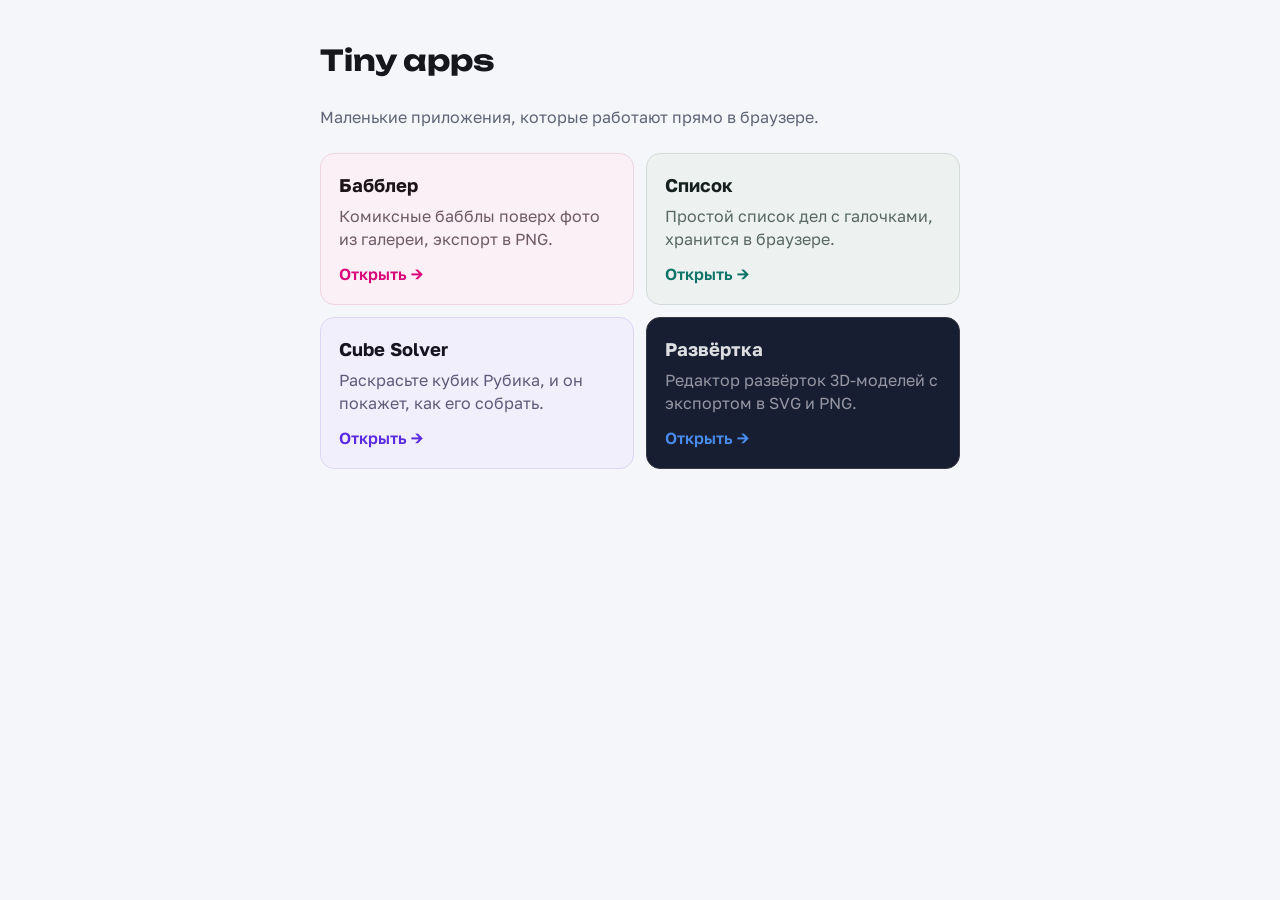
<file: index.html>
<!doctype html>
<html lang="ru">
<head>
<meta charset="utf-8">
<meta name="viewport" content="width=device-width,initial-scale=1">
<title>Tiny apps</title>
<link rel="preconnect" href="https://fonts.googleapis.com">
<link rel="preconnect" href="https://fonts.gstatic.com" crossorigin>
<link rel="stylesheet" href="https://fonts.googleapis.com/css2?family=Golos+Text:wght@400;500;600&family=Unbounded:wght@700&display=swap">
<style>
  :root{--bg:#f5f6f9;--card:#fff;--ink:#16171d;--muted:#5f6476;--line:#dcdfe8;--accent:#d9077a}
  @media (prefers-color-scheme: dark){:root{--bg:#111217;--card:#191a21;--ink:#eceef4;--muted:#9ba1b3;--line:#2b2e3a;--accent:#ff4ba5;color-scheme:dark}}
  *{box-sizing:border-box}
  body{margin:0;background:var(--bg);color:var(--ink);font:16px/1.45 "Golos Text",system-ui,sans-serif;padding:40px 16px}
  main{max-width:40rem;margin:0 auto;display:flex;flex-direction:column;gap:24px}
  h1{font-family:"Unbounded",system-ui,sans-serif;font-size:1.8rem;margin:0}
  p{margin:0;color:var(--muted)}
  /* one column on phones, two from 700px — widths where every description fits in two lines */
  .grid{display:grid;grid-template-columns:1fr;gap:12px}
  @media (min-width:700px){.grid{grid-template-columns:1fr 1fr}}
  @media (max-width:400px){a.card{padding:16px 14px} a.card p{font-size:14px}}
  a.card{--c-bg:var(--card);--c-ink:var(--ink);--c-muted:var(--muted);--c-line:var(--line);--c-accent:var(--accent);
    display:flex;flex-direction:column;gap:6px;padding:18px;border:1px solid var(--c-line);border-radius:14px;background:var(--c-bg);color:var(--c-ink);text-decoration:none}
  a.card:hover{border-color:var(--c-accent)}
  /* description: always exactly two lines so the cards stay the same height */
  a.card p{color:var(--c-muted);line-height:1.45;height:2.9em;max-width:19rem;overflow:hidden;display:-webkit-box;-webkit-box-orient:vertical;-webkit-line-clamp:2;line-clamp:2}
  a.card b{font-size:1.15rem}
  a.card span{color:var(--c-accent);font-weight:600;margin-top:6px}
  /* Checklist palette */
  a.card.check{--c-bg:#edf1f0;--c-ink:#16201e;--c-muted:#586763;--c-line:#d3dbd8;--c-accent:#0e7468}
  @media (prefers-color-scheme: dark){a.card.check{--c-bg:#162120;--c-ink:#e5eeeb;--c-muted:#94a5a0;--c-line:#263431;--c-accent:#3fc9b8}}
  /* Babbler palette: light pink tint */
  a.card.bubble{--c-bg:#fbf0f5;--c-ink:#1d1419;--c-muted:#6d5a65;--c-line:#efd5e2;--c-accent:#d9077a}
  @media (prefers-color-scheme: dark){a.card.bubble{--c-bg:#22161d;--c-ink:#f1e8ed;--c-muted:#b39aa8;--c-line:#3a2531;--c-accent:#ff4ba5}}
  /* Cube Solver palette: light violet tint */
  a.card.cube{--c-bg:#f2effc;--c-ink:#16141f;--c-muted:#5f5a78;--c-line:#ddd6f5;--c-accent:#5A2BE0}
  @media (prefers-color-scheme: dark){a.card.cube{--c-bg:#1c1830;--c-ink:#ECEEF3;--c-muted:#a39fbf;--c-line:#2f2a4a;--c-accent:#9D84FF}}
  /* Razvertka palette: dark blue-grey panels with a bright blue accent */
  a.card.razvertka{--c-bg:#171e31;--c-ink:oklch(0.90 0.005 270);--c-muted:oklch(0.68 0.015 280);--c-line:oklch(0.34 0.018 282);--c-accent:oklch(0.64 0.16 258)}
</style>
</head>
<body>
<main>
  <h1>Tiny apps</h1>
  <p>Маленькие приложения, которые работают прямо в браузере.</p>
  <div class="grid">
    <a class="card bubble" href="babbler/">
      <b>Бабблер</b>
      <p>Комиксные бабблы поверх фото из галереи, экспорт в PNG.</p>
      <span>Открыть →</span>
    </a>
    <a class="card check" href="checklist/">
      <b>Список</b>
      <p>Простой список дел с галочками, хранится в браузере.</p>
      <span>Открыть →</span>
    </a>
    <a class="card cube" href="cube-solver/">
      <b>Cube Solver</b>
      <p>Раскрасьте кубик Рубика, и он покажет, как его собрать.</p>
      <span>Открыть →</span>
    </a>
    <a class="card razvertka" href="razvertka/">
      <b>Развёртка</b>
      <p>Редактор развёрток 3D-моделей с экспортом в SVG и PNG.</p>
      <span>Открыть →</span>
    </a>
  </div>
</main>
</body>
</html>
</file>
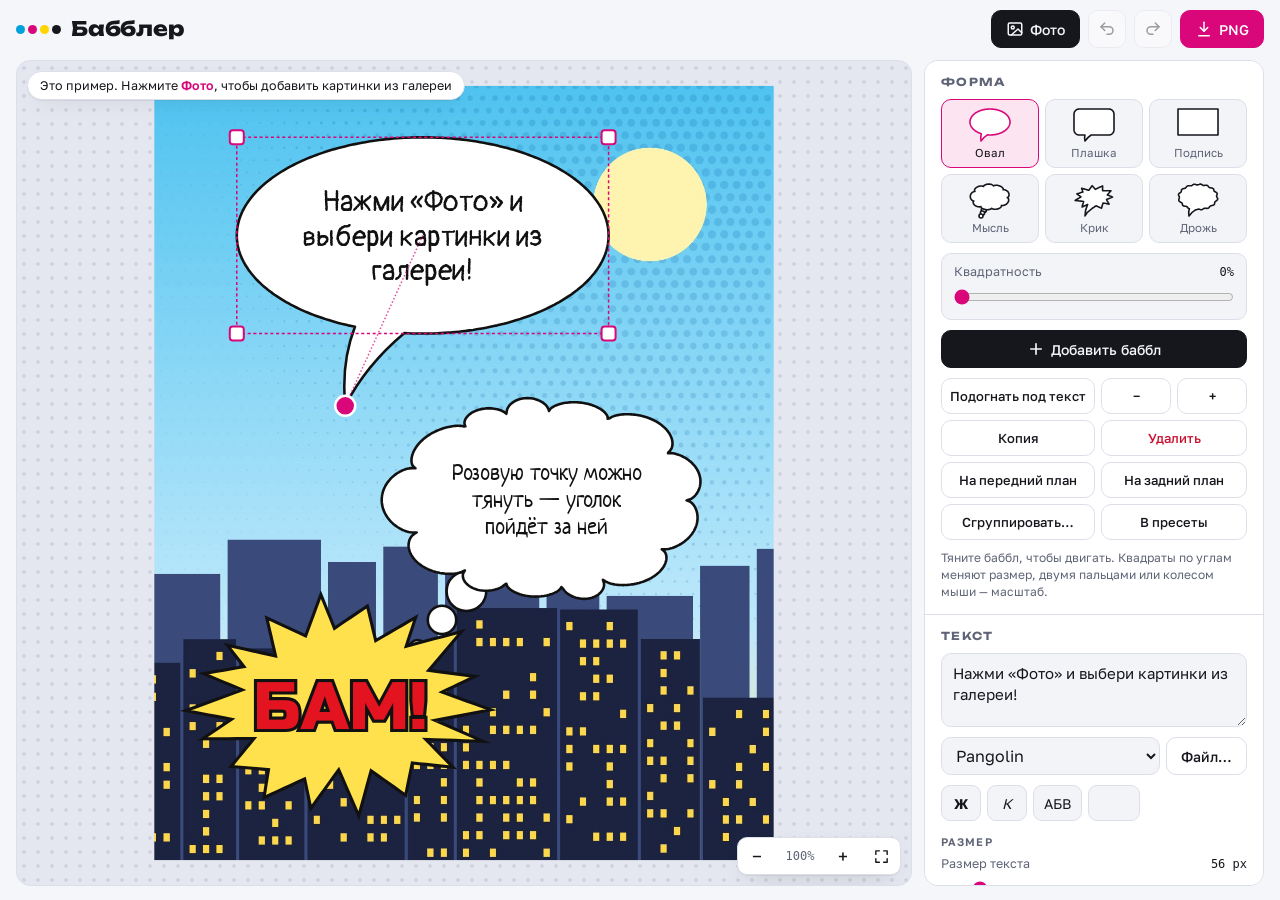
<file: babbler/index.html>
<!doctype html>
<html lang="ru">
<head>
<meta charset="utf-8">
<meta name="viewport" content="width=device-width,initial-scale=1,viewport-fit=cover">
<title>Бабблер</title>
<link rel="preconnect" href="https://fonts.googleapis.com">
<link rel="preconnect" href="https://fonts.gstatic.com" crossorigin>
<link rel="stylesheet" href="https://fonts.googleapis.com/css2?family=Unbounded:wght@700;800&family=Golos+Text:wght@400;500;600&family=Pangolin&family=Neucha&family=Caveat:wght@400;700&family=Bad+Script&family=Amatic+SC:wght@400;700&family=Russo+One&family=Comfortaa:wght@400;700&family=Oswald:wght@400;700&family=Marck+Script&family=Press+Start+2P&family=Bangers&display=swap">
<style>
/* Layout: comic-shop workbench — ink masthead, halftone stage framed like a panel, tool rail at right (desktop) or tabbed drawer at bottom (phone) */
:root{
  --paper:#f5f6f9; --panel:#ffffff; --ink:#16171d; --muted:#5f6476; --line:#dcdfe8;
  --stage:#e4e7ef; --dot:#cfd4e0; --accent:#d9077a; --accent-soft:#fce4f0; --on-accent:#ffffff;
  --cyan:#008fc7; --field:#f3f4f8; --shadow:0 1px 0 rgba(22,23,29,.06), 0 8px 24px -12px rgba(22,23,29,.25);
  --f-display:"Unbounded","Golos Text",system-ui,sans-serif;
  --f-body:"Golos Text",system-ui,-apple-system,"Segoe UI",Roboto,sans-serif;
  --f-mono:ui-monospace,"SF Mono",Menlo,Consolas,"Roboto Mono",monospace;
}
@media (prefers-color-scheme: dark){:root:not([data-theme="light"]){
  --paper:#111217; --panel:#191a21; --ink:#eceef4; --muted:#9ba1b3; --line:#2b2e3a;
  --stage:#0b0c10; --dot:#1b1d25; --accent:#ff4ba5; --accent-soft:#3b1529; --on-accent:#16060e;
  --cyan:#35b8ec; --field:#21232c; --shadow:0 1px 0 rgba(0,0,0,.3), 0 8px 24px -12px rgba(0,0,0,.6); color-scheme:dark}}
:root[data-theme="dark"]{
  --paper:#111217; --panel:#191a21; --ink:#eceef4; --muted:#9ba1b3; --line:#2b2e3a;
  --stage:#0b0c10; --dot:#1b1d25; --accent:#ff4ba5; --accent-soft:#3b1529; --on-accent:#16060e;
  --cyan:#35b8ec; --field:#21232c; --shadow:0 1px 0 rgba(0,0,0,.3), 0 8px 24px -12px rgba(0,0,0,.6); color-scheme:dark}

[hidden]{display:none!important}
html,body{height:100%}
body{margin:0;background:var(--paper);color:var(--ink);font-family:var(--f-body);overflow:hidden;-webkit-tap-highlight-color:transparent}
*{box-sizing:border-box}
button,input,select,textarea{font:inherit;color:inherit}
button{touch-action:manipulation;cursor:pointer}
:focus-visible{outline:2px solid var(--accent);outline-offset:2px}

.app{height:100%;display:grid;gap:12px;
  grid-template-columns:minmax(0,1fr) 340px;grid-template-rows:auto minmax(0,1fr);
  grid-template-areas:"top top" "stage panel";
  padding-left:max(16px,env(safe-area-inset-left,0px));padding-right:max(16px,env(safe-area-inset-right,0px));padding-block:10px 14px}

.top{grid-area:top;display:flex;align-items:center;gap:8px;flex-wrap:wrap}
.brand{display:flex;align-items:center;gap:10px;margin-right:auto;min-width:0}
.brand h1{font-family:var(--f-display);font-weight:800;font-size:20px;letter-spacing:-.01em;margin:0;line-height:1}
.reg{display:flex;gap:3px}
.reg i{width:9px;height:9px;border-radius:50%;display:block}
.reg i:nth-child(1){background:#00a0dc}.reg i:nth-child(2){background:var(--accent)}.reg i:nth-child(3){background:#ffd400}.reg i:nth-child(4){background:var(--ink)}
.btn{display:inline-flex;align-items:center;justify-content:center;gap:6px;height:38px;padding:0 14px;border-radius:10px;border:1px solid var(--line);background:var(--panel);font-weight:500;font-size:14px;white-space:nowrap}
.btn:hover{border-color:var(--muted)}
.btn:disabled{opacity:.4;cursor:default}
.btn.icon{width:38px;padding:0}
.btn.primary{background:var(--ink);color:var(--paper);border-color:var(--ink)}
.btn.hot{background:var(--accent);color:var(--on-accent);border-color:var(--accent)}
.btn svg{width:18px;height:18px;flex:none}
.btn.small{height:32px;font-size:12.5px;padding:0 10px}

.stage{grid-area:stage;position:relative;min-height:0;border-radius:14px;overflow:hidden;border:1px solid var(--line);
  background-color:var(--stage);background-image:radial-gradient(var(--dot) 1.6px,transparent 1.8px);background-size:14px 14px}
#svg{position:absolute;inset:0;width:100%;height:100%;touch-action:none;user-select:none;-webkit-user-select:none;display:block}
.chip{position:absolute;left:10px;top:10px;max-width:calc(100% - 20px);background:var(--panel);color:var(--ink);border:1px solid var(--line);border-radius:999px;padding:6px 12px;font-size:12.5px;box-shadow:var(--shadow);pointer-events:none}
.chip b{color:var(--accent);font-weight:600}
.zoom{position:absolute;right:10px;bottom:10px;display:flex;align-items:center;background:var(--panel);border:1px solid var(--line);border-radius:10px;box-shadow:var(--shadow);overflow:hidden}
.zoom button{width:38px;height:36px;border:0;background:none;font-size:18px;display:grid;place-items:center}
.zoom button svg{width:17px;height:17px}
.zoom output{min-width:48px;text-align:center;font-family:var(--f-mono);font-size:12px;font-variant-numeric:tabular-nums;color:var(--muted)}
.collapse{display:none}
.bubble{cursor:grab}
.h-box{fill:none;stroke:var(--accent);stroke-dasharray:6 5;pointer-events:none;stroke-linejoin:round}
.h-corner{fill:#fff;stroke:var(--accent)}
.h-tail{fill:var(--accent);stroke:#fff}
.h-line{stroke:var(--accent);stroke-dasharray:3 4;pointer-events:none;opacity:.7}
.h-hit{fill:transparent;cursor:grab}
.h-tbox{fill:none;stroke:var(--cyan);stroke-dasharray:4 4;pointer-events:none}
.h-tbtn{fill:var(--cyan);stroke:#fff}
.h-tlabel{fill:#fff;font-family:var(--f-body);font-weight:600;pointer-events:none}

.panel{grid-area:panel;min-height:0;overflow:auto;background:var(--panel);border:1px solid var(--line);border-radius:14px;display:flex;flex-direction:column;overscroll-behavior:contain}
.tabs{display:none}
.sec{padding:14px 16px;border-bottom:1px solid var(--line);display:flex;flex-direction:column;gap:10px}
.sec:last-child{border-bottom:0}
.sec h2{margin:0;font-family:var(--f-display);font-weight:700;font-size:11px;letter-spacing:.12em;text-transform:uppercase;color:var(--muted)}
.sub{font-size:11px;letter-spacing:.1em;text-transform:uppercase;color:var(--muted);font-weight:600;margin:4px 0 -2px}
fieldset{border:0;margin:0;padding:0;min-width:0;display:flex;flex-direction:column;gap:10px}
fieldset:disabled{opacity:.45}
.group{display:flex;flex-direction:column;gap:6px}
.shapes{display:grid;grid-template-columns:repeat(3,1fr);gap:6px}
.shape{display:flex;flex-direction:column;align-items:center;gap:2px;padding:6px 4px 7px;border-radius:10px;border:1px solid var(--line);background:var(--field);font-size:11.5px;color:var(--muted)}
.shape svg{width:48px;height:38px}
.shape svg path,.shape svg circle{fill:var(--panel);stroke:var(--ink);stroke-width:1.6;stroke-linejoin:round}
.shape[aria-pressed="true"]{border-color:var(--accent);background:var(--accent-soft);color:var(--ink)}
.shape[aria-pressed="true"] svg path,.shape[aria-pressed="true"] svg circle{stroke:var(--accent)}
.params{display:flex;flex-direction:column;gap:6px;padding:10px 12px;border-radius:10px;background:var(--field);border:1px solid var(--line)}
textarea{width:100%;min-height:74px;resize:vertical;border:1px solid var(--line);border-radius:10px;background:var(--field);padding:9px 11px;font-size:15px;line-height:1.35}
select,input[type=text]{height:38px;border:1px solid var(--line);border-radius:10px;background:var(--field);padding:0 10px;min-width:0;width:100%}
.row{display:flex;gap:6px;align-items:center;min-width:0}
.row > *{min-width:0}
.grow{flex:1}
.lbl{font-size:12.5px;color:var(--muted);display:flex;justify-content:space-between;align-items:center;gap:8px}
.lbl output{font-family:var(--f-mono);font-variant-numeric:tabular-nums;color:var(--ink);font-size:12px}
input[type=range]{width:100%;accent-color:var(--accent);height:24px;margin:0}
.toggle{height:36px;min-width:40px;padding:0 10px;border-radius:9px;border:1px solid var(--line);background:var(--field);font-size:14px}
.toggle[aria-pressed="true"]{background:var(--ink);color:var(--paper);border-color:var(--ink)}
.switch{display:flex;align-items:center;justify-content:space-between;gap:12px;width:100%;min-height:40px;padding:7px 10px 7px 12px;border:1px solid var(--line);border-radius:10px;background:var(--field);text-align:left;font-size:13.5px;line-height:1.3}
.switch::after{content:"";flex:none;width:36px;height:22px;border-radius:999px;
  background:radial-gradient(circle at 11px 50%,#fff 7.5px,transparent 8px),var(--line)}
.switch[aria-pressed="true"]::after{background:radial-gradient(circle at 25px 50%,#fff 7.5px,transparent 8px),var(--accent)}
.seg{display:grid;grid-template-columns:repeat(3,1fr);border:1px solid var(--line);border-radius:10px;overflow:hidden}
.seg button{height:36px;border:0;background:var(--field);font-size:13px;border-right:1px solid var(--line)}
.seg button:last-child{border-right:0}
.seg button[aria-pressed="true"]{background:var(--accent);color:var(--on-accent)}
.hint{font-size:12px;color:var(--muted);margin:0;line-height:1.4}
.colors{display:grid;grid-template-columns:repeat(3,1fr);gap:6px}
.color{display:flex;flex-direction:column;gap:4px;font-size:12px;color:var(--muted)}
input[type=color]{width:100%;height:36px;border:1px solid var(--line);border-radius:9px;background:var(--field);padding:2px}
.swatches{display:flex;gap:6px;flex-wrap:wrap;flex:1;min-width:0}
.swrow{display:flex;align-items:center;gap:8px}
.swrow .cbtn{width:40px;flex:none;height:32px}
.swlbl{font-size:12.5px;color:var(--muted);width:58px;flex:none}
.sw[aria-pressed="true"]{box-shadow:0 0 0 2px var(--panel),0 0 0 4px var(--accent)}
.panel:not(.imgmode) .sec[data-sec="image"]{display:none!important}
.panel.imgmode .tabs,.panel.imgmode .sec:not([data-sec="image"]){display:none!important}
.panel.imgmode .sec[data-sec="image"]{display:flex!important}
.photo{cursor:pointer}
.top,.stage,.tabs,.bar{user-select:none;-webkit-user-select:none}
.col{display:flex;flex-direction:column;gap:10px}
.h-crop{fill:none;stroke:var(--accent);pointer-events:none}
.h-vert{fill:#ffffff;stroke:var(--accent)}
.h-edge{fill:var(--accent);stroke:#ffffff}
.h-rot{fill:var(--cyan);stroke:#ffffff}
.h-roti{fill:none;stroke:#ffffff;stroke-linecap:round;pointer-events:none}
#iFlipH[aria-pressed="true"],#iFlipV[aria-pressed="true"]{border-color:var(--accent);color:var(--accent)}
.h-gbox{fill:none;stroke:var(--cyan);stroke-dasharray:10 6;pointer-events:none}
.h-gfaint{fill:none;stroke:var(--cyan);stroke-dasharray:3 6;opacity:.7;pointer-events:none}
.h-mark{fill:var(--accent);fill-opacity:.1;stroke:var(--accent);stroke-dasharray:7 5;pointer-events:none}
.bar{position:absolute;left:10px;right:10px;top:10px;display:flex;align-items:center;gap:8px;flex-wrap:wrap;background:var(--panel);color:var(--ink);border:1px solid var(--line);border-radius:12px;padding:8px 10px;box-shadow:var(--shadow);font-size:13px}
.bar > span{flex:1;min-width:0}
.bar b{color:var(--accent);font-variant-numeric:tabular-nums}
#memberBar{right:auto;max-width:calc(100% - 20px)}
.panel:not(.groupmode) .sec[data-sec="group"]{display:none!important}
.panel.groupmode .tabs,.panel.groupmode .sec:not([data-sec="group"]){display:none!important}
.panel.groupmode .sec[data-sec="group"]{display:flex!important}
.presets{display:grid;grid-template-columns:repeat(auto-fill,minmax(96px,1fr));gap:8px}
.pcard{position:relative;min-width:0}
.pins{width:100%;display:flex;flex-direction:column;gap:5px;padding:6px;border:1px solid var(--line);border-radius:10px;background:var(--field);font-size:12px;color:var(--ink)}
.pins:hover{border-color:var(--accent)}
.pins img{width:100%;aspect-ratio:4/3;object-fit:contain;display:block;border-radius:6px;background:#eef0f4}
.pins span{white-space:nowrap;overflow:hidden;text-overflow:ellipsis}
.pdel{position:absolute;top:2px;right:2px;width:26px;height:26px;border-radius:50%;border:1px solid var(--line);background:var(--panel);color:var(--muted);font-size:16px;line-height:1;display:grid;place-items:center}
.pconfirm{position:absolute;inset:0;border-radius:10px;background:var(--panel);border:1px solid var(--accent);display:flex;flex-direction:column;align-items:center;justify-content:center;gap:6px;font-size:12.5px;padding:6px}
.pconfirm .btn{padding:0 8px}
.cbtn{height:36px;width:52px;border:1px solid var(--line);border-radius:9px;background:var(--field);padding:4px;display:inline-flex;flex:none}
.cbtn i{flex:1;border-radius:5px;background:var(--c,#000000);box-shadow:inset 0 0 0 1px rgba(127,127,127,.35)}
.cp-back{position:fixed;inset:0;z-index:40}
.cp{position:fixed;left:16px;top:16px;width:min(296px,calc(100vw - 32px));background:var(--panel);color:var(--ink);border:1px solid var(--line);border-radius:14px;box-shadow:var(--shadow),0 18px 40px -12px rgba(0,0,0,.35);padding:12px;display:flex;flex-direction:column;gap:12px}
.cp-sv{position:relative;height:168px;border-radius:8px;touch-action:none;cursor:crosshair}
.cp-dot{position:absolute;width:18px;height:18px;border-radius:50%;border:2px solid #ffffff;box-shadow:0 0 0 1px rgba(0,0,0,.45),inset 0 0 0 1px rgba(0,0,0,.25);transform:translate(-50%,-50%);pointer-events:none}
.cp-mid{display:flex;align-items:center;gap:12px}
.cp-prev{width:34px;height:34px;border-radius:50%;flex:none;box-shadow:inset 0 0 0 1px rgba(127,127,127,.4)}
.cp-hue{position:relative;flex:1;height:14px;border-radius:7px;touch-action:none;cursor:pointer;
  background:linear-gradient(to right,#ff0000,#ffff00,#00ff00,#00ffff,#0000ff,#ff00ff,#ff0000)}
.cp-hue::before{content:"";position:absolute;inset:-12px 0}
.cp-hthumb{position:absolute;top:50%;width:20px;height:20px;border-radius:50%;border:3px solid #ffffff;box-shadow:0 0 0 1px rgba(0,0,0,.4),0 1px 3px rgba(0,0,0,.3);transform:translate(-50%,-50%);pointer-events:none}
.cp-fields{display:grid;grid-template-columns:1.7fr 1fr 1fr 1fr;gap:6px}
.cp-fields label{display:flex;flex-direction:column-reverse;align-items:stretch;gap:3px;font-size:11px;color:var(--muted);text-align:center;letter-spacing:.06em}
.cp-fields input{height:34px;width:100%;min-width:0;border:1px solid var(--line);border-radius:8px;background:var(--field);text-align:center;font-family:var(--f-mono);font-size:13px;padding:0 4px}
.sw{width:28px;height:28px;border-radius:50%;border:1px solid var(--line)}
.actions{display:grid;grid-template-columns:repeat(2,1fr);gap:6px}
.actions .btn{height:36px;font-size:13px;padding:0 8px}
.danger{color:#c8102e}
:root[data-theme="dark"] .danger{color:#ff7a8a}
@media (prefers-color-scheme: dark){:root:not([data-theme="light"]) .danger{color:#ff7a8a}}
.filebtn{position:relative;overflow:hidden}
.filebtn input{position:absolute;inset:0;opacity:0;cursor:pointer}

.modal{position:fixed;inset:0;background:rgba(10,10,14,.72);display:flex;align-items:center;justify-content:center;z-index:20;
  padding:max(16px,env(safe-area-inset-top,0px)) max(16px,env(safe-area-inset-right,0px)) max(16px,env(safe-area-inset-bottom,0px)) max(16px,env(safe-area-inset-left,0px))}
.sheet{background:var(--panel);color:var(--ink);border-radius:16px;max-width:720px;width:100%;max-height:100%;display:flex;flex-direction:column;gap:12px;padding:16px;overflow:auto}
.sheet h3{margin:0;font-family:var(--f-display);font-size:16px}
.sheet img{max-width:100%;max-height:60vh;object-fit:contain;border-radius:8px;border:1px solid var(--line);align-self:center;background:var(--stage)}
.sheet .row{justify-content:flex-end;flex-wrap:wrap}
.toast{position:fixed;left:50%;bottom:calc(20px + env(safe-area-inset-bottom,0px));transform:translateX(-50%);background:var(--ink);color:var(--paper);padding:10px 16px;border-radius:10px;font-size:13.5px;z-index:30;max-width:calc(100% - 32px);box-shadow:var(--shadow)}

@media (max-width: 820px){
  .app{grid-template-columns:minmax(0,1fr);grid-template-rows:auto minmax(0,1fr) auto;grid-template-areas:"top" "stage" "panel";gap:8px;padding-block:8px 8px}
  .brand h1{font-size:17px}
  .btn .t{display:none}
  .btn.keep .t{display:inline}
  .panel{max-height:42vh;max-height:42dvh}
  .tabs{display:grid;grid-template-columns:repeat(5,minmax(0,1fr)) 40px;position:sticky;top:0;z-index:2;background:var(--panel);border-bottom:1px solid var(--line)}
  .tabs button{height:40px;border:0;background:none;font-size:13px;color:var(--muted);border-bottom:2px solid transparent}
  .tabs button[aria-selected="true"]{color:var(--ink);border-bottom-color:var(--accent);font-weight:600}
  .collapse{display:grid;place-items:center;height:40px;border:0;background:none;color:var(--muted);border-left:1px solid var(--line)}
  .collapse svg{width:20px;height:20px;transition:transform .2s}
  .panel.min .collapse svg{transform:rotate(180deg)}
  .panel.min .sec{display:none!important}
  .panel.min .tabs button[aria-selected="true"]{border-bottom-color:transparent;font-weight:400;color:var(--muted)}
  .panel.min .tabs{border-bottom:0}
  .sec{display:none;border-bottom:0}
  .sec.on{display:flex}
  .sec h2{display:none}
}
@media (max-width: 480px){ .brand h1{display:none} .chip{font-size:11.5px;padding:5px 10px} }
@media (prefers-reduced-motion: reduce){*{transition:none!important}}
</style>
</head>
<body>
<div class="app">
  <header class="top">
    <div class="brand"><span class="reg" aria-hidden="true"><i></i><i></i><i></i><i></i></span><h1>Бабблер</h1></div>
    <label class="btn primary filebtn keep" title="Добавить изображения из галереи">
      <svg viewBox="0 0 24 24" fill="none" stroke="currentColor" stroke-width="2" stroke-linecap="round" stroke-linejoin="round"><rect x="3" y="4" width="18" height="16" rx="2"/><circle cx="9" cy="10" r="2"/><path d="m21 17-5-5-9 8"/></svg>
      <span class="t">Фото</span>
      <input id="photoIn" type="file" accept="image/*" multiple aria-label="Добавить фото">
    </label>
    <button class="btn icon" id="undo" title="Отменить" aria-label="Отменить" disabled><svg viewBox="0 0 24 24" fill="none" stroke="currentColor" stroke-width="2" stroke-linecap="round" stroke-linejoin="round"><path d="M9 14 4 9l5-5"/><path d="M4 9h11a5 5 0 0 1 0 10h-3"/></svg></button>
    <button class="btn icon" id="redo" title="Повторить" aria-label="Повторить" disabled><svg viewBox="0 0 24 24" fill="none" stroke="currentColor" stroke-width="2" stroke-linecap="round" stroke-linejoin="round"><path d="m15 14 5-5-5-5"/><path d="M20 9H9a5 5 0 0 0 0 10h3"/></svg></button>
    <button class="btn hot keep" id="exportBtn"><svg viewBox="0 0 24 24" fill="none" stroke="currentColor" stroke-width="2" stroke-linecap="round" stroke-linejoin="round"><path d="M12 3v12"/><path d="m7 10 5 5 5-5"/><path d="M5 21h14"/></svg><span class="t">PNG</span></button>
  </header>

  <main class="stage" id="stage">
    <svg id="svg" xmlns="http://www.w3.org/2000/svg" viewBox="0 0 1200 1500" preserveAspectRatio="xMidYMid meet">
      <g id="content"><g id="images"></g><g id="bubbles"></g></g>
      <g id="handles"></g>
    </svg>
    <div class="zoom" role="group" aria-label="Масштаб изображения">
      <button id="zoomOut" aria-label="Отдалить">−</button>
      <output id="zoomv">100%</output>
      <button id="zoomIn" aria-label="Приблизить">+</button>
      <button id="zoomFit" aria-label="Вписать в экран" title="Вписать в экран"><svg viewBox="0 0 24 24" fill="none" stroke="currentColor" stroke-width="2" stroke-linecap="round" stroke-linejoin="round"><path d="M4 9V4h5M20 9V4h-5M4 15v5h5M20 15v5h-5"/></svg></button>
    </div>
    <div class="bar" id="multibar" hidden><span>Отметьте бабблы для группы: <b id="multiCount">0</b></span><button class="btn small" id="multiCancel">Отмена</button><button class="btn small hot" id="multiOk">Сгруппировать</button></div>
    <div class="bar" id="memberBar" hidden><span>Баббл из группы</span><button class="btn small" id="memberGroup">Выбрать всю группу</button></div>
    <div class="chip" id="sampleChip">Это пример. Нажмите <b>Фото</b>, чтобы добавить картинки из галереи</div>
  </main>

  <aside class="panel" id="panel">
    <nav class="tabs" role="tablist">
      <button role="tab" data-tab="shape" aria-selected="true">Форма</button>
      <button role="tab" data-tab="text" aria-selected="false">Текст</button>
      <button role="tab" data-tab="tail" aria-selected="false">Уголок</button>
      <button role="tab" data-tab="style" aria-selected="false">Стиль</button>
      <button role="tab" data-tab="presets" aria-selected="false">Пресеты</button>
      <button class="collapse" id="collapseBtn" aria-label="Свернуть панель" aria-expanded="true"><svg viewBox="0 0 24 24" fill="none" stroke="currentColor" stroke-width="2.2" stroke-linecap="round" stroke-linejoin="round"><path d="m6 9 6 6 6-6"/></svg></button>
    </nav>

    <section class="sec on" data-sec="shape">
      <h2>Форма</h2>
      <div class="shapes" id="shapes"></div>
      <fieldset class="needsel">
        <div class="params" id="params">
          <div class="group" id="squareRow">
            <div class="lbl"><span>Квадратность</span><output id="squarev"></output></div>
            <input type="range" id="square" min="0" max="1" step="0.01" aria-label="Квадратность овала">
          </div>
          <div class="group" id="radiusRow">
            <div class="lbl"><span>Скругление углов</span><output id="radiusv"></output></div>
            <input type="range" id="radius" min="0" max="1" step="0.01" aria-label="Скругление углов">
          </div>
          <div class="group" id="countRow">
            <div class="lbl"><span id="countLbl">Количество</span><output id="countv"></output></div>
            <input type="range" id="count" min="4" max="30" step="1" aria-label="Количество элементов">
          </div>
          <div class="group" id="irregRow">
            <div class="lbl"><span>Неравномерность</span><output id="irregv"></output></div>
            <input type="range" id="irreg" min="0" max="1" step="0.01" aria-label="Неравномерность">
            <button class="btn small" id="reseed">Перемешать</button>
          </div>
          <p class="hint" id="noParams">У этой формы нет своих настроек.</p>
        </div>
      </fieldset>
      <button class="btn primary" id="addBtn"><svg viewBox="0 0 24 24" fill="none" stroke="currentColor" stroke-width="2.2" stroke-linecap="round"><path d="M12 5v14M5 12h14"/></svg>Добавить баббл</button>
      <fieldset class="needsel">
        <div class="actions">
          <button class="btn" id="fitBtn">Подогнать под текст</button>
          <div class="row"><button class="btn grow" id="scDown" aria-label="Уменьшить">−</button><button class="btn grow" id="scUp" aria-label="Увеличить">+</button></div>
          <button class="btn" id="dupBtn">Копия</button>
          <button class="btn danger" id="delBtn">Удалить</button>
          <button class="btn" id="upBtn">На передний план</button>
          <button class="btn" id="downBtn">На задний план</button>
          <button class="btn" id="groupBtn">Сгруппировать…</button>
          <button class="btn" id="bSave">В пресеты</button>
        </div>
        <p class="hint">Тяните баббл, чтобы двигать. Квадраты по углам меняют размер, двумя пальцами или колесом мыши — масштаб.</p>
      </fieldset>
    </section>

    <section class="sec" data-sec="text">
      <h2>Текст</h2>
      <fieldset class="needsel">
        <textarea id="txt" aria-label="Текст баббла" placeholder="Напишите реплику"></textarea>
        <div class="row">
          <select id="font" class="grow" aria-label="Шрифт"></select>
          <label class="btn filebtn" title="Загрузить файл шрифта .ttf .otf .woff">Файл…<input id="fontFile" type="file" accept=".ttf,.otf,.woff,.woff2,font/*" aria-label="Загрузить файл шрифта"></label>
        </div>
        <div class="row">
          <button class="toggle" id="bold" aria-pressed="false" aria-label="Жирный"><b>Ж</b></button>
          <button class="toggle" id="ital" aria-pressed="false" aria-label="Курсив"><i>К</i></button>
          <button class="toggle" id="caps" aria-pressed="false" aria-label="Заглавные">АБВ</button>
          <input type="color" id="color" aria-label="Цвет текста" style="width:52px">
        </div>

        <div class="sub">Размер</div>
        <div class="group">
          <div class="lbl"><span>Размер текста</span><output id="fsv"></output></div>
          <input type="range" id="fs" min="10" max="200" step="1" aria-label="Размер текста">
        </div>
        <div class="group">
          <div class="lbl"><span>Межстрочный интервал</span><output id="lhv"></output></div>
          <div class="row">
            <input type="range" id="lh" class="grow" min="0.6" max="2.5" step="0.01" aria-label="Межстрочный интервал">
            <button class="btn small" id="lhReset">Сброс</button>
          </div>
        </div>
        <div class="group">
          <div class="lbl"><span>Поворот текста</span><output id="trotv"></output></div>
          <div class="row">
            <input type="range" id="trot" class="grow" min="-180" max="180" step="1" aria-label="Поворот текста">
            <button class="btn small" id="trotReset">0°</button>
          </div>
        </div>
        <button class="switch" id="freeText" aria-pressed="false">Текст может выходить за границы баббла</button>
        <div class="params" id="freeRow" hidden>
          <div class="lbl"><span>Ширина строки</span><output id="textWv"></output></div>
          <input type="range" id="textW" min="20" max="2000" step="1" aria-label="Ширина строки">
          <p class="hint">Голубой квадрат «T» на картинке двигает текст отдельно от баббла.</p>
          <button class="btn small" id="centerText">Вернуть текст в центр</button>
        </div>
        <p class="hint" id="fitNote" hidden></p>

        <div class="sub">Обводка текста</div>
        <div class="row">
          <input type="color" id="tstroke" aria-label="Цвет обводки текста" style="width:52px;flex:none">
          <div class="group grow">
            <div class="lbl"><span>Толщина</span><output id="tswv"></output></div>
            <input type="range" id="tsw" min="0" max="30" step="0.5" aria-label="Толщина обводки текста">
          </div>
        </div>
        <button class="switch" id="tround" aria-pressed="false">Скруглять углы обводки</button>
      </fieldset>
    </section>

    <section class="sec" data-sec="tail">
      <h2>Уголок</h2>
      <fieldset class="needsel">
        <div class="seg" id="tailSeg">
          <button data-tail="none" aria-pressed="false">Нет</button>
          <button data-tail="point" aria-pressed="true">Уголок</button>
          <button data-tail="dots" aria-pressed="false">Пузырьки</button>
        </div>
        <p class="hint">Тяните розовую точку на картинке — уголок пойдёт к ней.</p>
        <div class="group" id="dotsRow">
          <div class="lbl"><span>Количество пузырьков</span><output id="dotCountv"></output></div>
          <input type="range" id="dotCount" min="1" max="10" step="1" aria-label="Количество пузырьков">
        </div>
        <div class="group">
          <div class="lbl"><span id="twLbl">Ширина основания</span><output id="twv"></output></div>
          <input type="range" id="tw" min="4" max="300" step="1" aria-label="Ширина уголка">
        </div>
        <div class="params" id="dotsMore">
          <div class="lbl"><span>Размер на конце</span><output id="dotEndv"></output></div>
          <input type="range" id="dotEnd" min="0.1" max="1.5" step="0.01" aria-label="Размер последнего пузырька">
          <div class="lbl"><span>Ширина у основания</span><output id="dotSxv"></output></div>
          <input type="range" id="dotSx" min="0.4" max="3" step="0.05" aria-label="Растяжение пузырьков по горизонтали">
          <div class="lbl"><span>Высота у основания</span><output id="dotSyv"></output></div>
          <input type="range" id="dotSy" min="0.4" max="3" step="0.05" aria-label="Растяжение пузырьков по вертикали">
          <div class="lbl"><span>Распределение</span><output id="dotDistv"></output></div>
          <input type="range" id="dotDist" min="0" max="1" step="0.01" aria-label="Распределение пузырьков">
          <div class="lbl" aria-hidden="true"><span>равномерно</span><span>Фибоначчи</span></div>
        </div>
        <div class="group" id="bendRow">
          <div class="lbl"><span>Изгиб</span><output id="bendv"></output></div>
          <input type="range" id="bend" min="-1" max="1" step="0.05" aria-label="Изгиб уголка">
        </div>
      </fieldset>
    </section>

    <section class="sec" data-sec="style">
      <h2>Стиль</h2>
      <fieldset class="needsel">
        <div class="swrow"><span class="swlbl">Заливка</span><div class="swatches" data-prop="fill"></div><input type="color" id="fill" aria-label="Свой цвет заливки"></div>
        <div class="swrow"><span class="swlbl">Контур</span><div class="swatches" data-prop="stroke"></div><input type="color" id="stroke" aria-label="Свой цвет контура"></div>
        <div class="swrow"><span class="swlbl">Текст</span><div class="swatches" data-prop="color"></div><input type="color" id="color2" aria-label="Свой цвет текста"></div>
        <div class="group">
          <div class="lbl"><span>Толщина контура</span><output id="swv"></output></div>
          <input type="range" id="sw" min="0" max="30" step="0.5" aria-label="Толщина контура">
        </div>
        <div class="group">
          <div class="lbl"><span>Промежутки пунктира</span><output id="gapv"></output></div>
          <input type="range" id="gap" min="0" max="1" step="0.01" aria-label="Промежутки пунктира">
          <div class="lbl" aria-hidden="true"><span>сплошной</span><span>нет контура</span></div>
        </div>
        <div class="group" id="dashLenRow">
          <div class="lbl"><span>Шаг пунктира</span><output id="dashLenv"></output></div>
          <input type="range" id="dashLen" min="1.5" max="16" step="0.1" aria-label="Шаг пунктира">
        </div>
      </fieldset>
    </section>

    <section class="sec" data-sec="presets">
      <h2>Пресеты</h2>
      <div class="row">
        <input type="text" id="presetName" class="grow" maxlength="60" placeholder="Название" aria-label="Название пресета">
        <button class="btn primary" id="presetSave">Сохранить</button>
      </div>
      <p class="hint">Сохраняет выделенный баббл или группу. Нажмите на пресет, чтобы вставить его в центр экрана.</p>
      <div class="presets" id="presetList"></div>
      <p class="hint" id="presetEmpty">Пока пусто. Настройте баббл, выделите его и нажмите «Сохранить».</p>
      <div class="row">
        <button class="btn small grow" id="presetExport">Экспорт в файл</button>
        <label class="btn small grow filebtn">Импорт из файла<input type="file" id="presetImport" accept=".json,application/json" aria-label="Импорт пресетов из файла"></label>
      </div>
      <p class="hint">Пресеты хранятся в этом браузере. Экспорт сохраняет их в файл, чтобы перенести на другое устройство или в другой браузер.</p>
    </section>

    <section class="sec" data-sec="group">
      <h2>Группа</h2>
      <p class="hint" id="groupInfo"></p>
      <div class="actions">
        <div class="row"><button class="btn grow" id="gDown" aria-label="Уменьшить группу">−</button><button class="btn grow" id="gUp" aria-label="Увеличить группу">+</button></div>
        <button class="btn" id="gDup">Копия</button>
        <button class="btn" id="gFront">На передний план</button>
        <button class="btn" id="gBack">На задний план</button>
        <button class="btn" id="gAdd">Добавить бабблы</button>
        <button class="btn" id="gUngroup">Разгруппировать</button>
        <button class="btn danger" id="gDel">Удалить группу</button>
        <button class="btn" id="gDone">Готово</button>
      </div>
      <div class="row">
        <input type="text" id="gName" class="grow" maxlength="60" placeholder="Название пресета" aria-label="Название пресета группы">
        <button class="btn primary" id="gSave">В пресеты</button>
      </div>
    </section>

    <section class="sec" data-sec="image">
      <h2>Изображение</h2>
      <div class="col" id="imgMain">
        <div class="actions">
          <button class="btn primary" id="iCrop">Обрезать</button>
          <button class="btn" id="iDone">Готово</button>
        </div>
        <div class="group">
          <div class="lbl"><span>Поворот</span><output id="irotv"></output></div>
          <input type="range" id="irot" min="-180" max="180" step="0.5" aria-label="Поворот фото">
          <div class="row">
            <button class="btn small grow" id="iRotL" aria-label="Повернуть на 90° против часовой">↺ 90°</button>
            <button class="btn small grow" id="iRotR" aria-label="Повернуть на 90° по часовой">↻ 90°</button>
            <button class="btn small grow" id="iFlipH" aria-pressed="false">⇆ Отразить</button>
            <button class="btn small grow" id="iFlipV" aria-pressed="false">⇅ Отразить</button>
          </div>
        </div>
        <div class="sub">Коррекция</div>
        <div class="group"><div class="lbl"><span>Яркость</span><output id="ibrv"></output></div><input type="range" id="ibr" min="0" max="2" step="0.01" aria-label="Яркость"></div>
        <div class="group"><div class="lbl"><span>Контраст</span><output id="ictv"></output></div><input type="range" id="ict" min="0" max="2" step="0.01" aria-label="Контраст"></div>
        <div class="group"><div class="lbl"><span>Насыщенность</span><output id="isav"></output></div><input type="range" id="isa" min="0" max="2" step="0.01" aria-label="Насыщенность"></div>
        <div class="group"><div class="lbl"><span>Непрозрачность</span><output id="iopv"></output></div><input type="range" id="iop" min="0" max="1" step="0.01" aria-label="Непрозрачность"></div>
        <button class="btn small" id="iAdjReset">Сбросить коррекцию</button>
        <div class="sub">Рамка</div>
        <div class="group">
          <div class="lbl"><span>Толщина</span><output id="ifwv"></output></div>
          <div class="row">
            <input type="color" id="ifc" aria-label="Цвет рамки" style="width:52px;flex:none">
            <input type="range" id="ifw" class="grow" min="0" max="80" step="0.5" aria-label="Толщина рамки">
          </div>
        </div>
        <div class="actions">
          <div class="row"><button class="btn grow" id="iDown" aria-label="Уменьшить">−</button><button class="btn grow" id="iUp" aria-label="Увеличить">+</button></div>
          <button class="btn" id="iDup">Копия</button>
          <button class="btn" id="iFront">На передний план</button>
          <button class="btn" id="iBack">На задний план</button>
          <button class="btn danger" id="iDel">Удалить фото</button>
          <label class="btn filebtn">+ Ещё фото<input id="photoIn2" type="file" accept="image/*" multiple aria-label="Добавить изображения"></label>
        </div>
        <p class="hint">Тяните фото, чтобы двигать. Квадраты по углам и два пальца меняют размер, круглая ручка сверху поворачивает. Бабблы всегда лежат поверх фото.</p>
      </div>
      <div class="col" id="imgCrop" hidden>
        <p class="hint">Тяните круглые углы рамки — их можно ставить под любым углом. Квадраты на сторонах двигают сторону целиком, касание внутри двигает всю рамку. Отрезанная часть видна полупрозрачной.</p>
        <div class="row">
          <button class="btn small grow" id="cSlantR">Скос /</button>
          <button class="btn small grow" id="cSlantL">Скос \</button>
          <button class="btn small grow" id="cReset">Без обрезки</button>
        </div>
        <button class="btn primary" id="cDone">Готово</button>
      </div>
    </section>
  </aside>
</div>

<div class="modal" id="modal" hidden>
  <div class="sheet" role="dialog" aria-labelledby="mt">
    <h3 id="mt">Готовая картинка</h3>
    <img id="modalImg" alt="Изображение с бабблами">
    <div class="row" style="justify-content:space-between">
      <span class="hint" id="exportInfo"></span>
      <div class="seg" id="bgSeg" style="min-width:240px">
        <button data-bg="white" aria-pressed="true">Белый фон</button>
        <button data-bg="transparent" aria-pressed="false">Прозрачный</button>
        <button data-bg="black" aria-pressed="false">Чёрный</button>
      </div>
    </div>
    <p class="hint">Если кнопка не сработала, нажмите на картинку и удерживайте, затем «Скачать изображение».</p>
    <div class="row">
      <button class="btn" id="closeBtn">Закрыть</button>
      <button class="btn" id="shareBtn" hidden>Поделиться</button>
      <button class="btn hot" id="saveBtn">Сохранить PNG</button>
    </div>
  </div>
</div>
<div class="toast" id="toast" hidden></div>
<div class="cp-back" id="cpBack" hidden>
  <div class="cp" id="cp" role="dialog" aria-label="Выбор цвета">
    <div class="cp-sv" id="cpSV"><div class="cp-dot" id="cpDot"></div></div>
    <div class="cp-mid">
      <div class="cp-prev" id="cpPrev"></div>
      <div class="cp-hue" id="cpHue"><div class="cp-hthumb" id="cpHThumb"></div></div>
    </div>
    <div class="cp-fields">
      <label>HEX<input id="cpHex" type="text" maxlength="7" autocomplete="off" spellcheck="false"></label>
      <label>R<input id="cpR" type="text" inputmode="numeric" maxlength="3" autocomplete="off"></label>
      <label>G<input id="cpG" type="text" inputmode="numeric" maxlength="3" autocomplete="off"></label>
      <label>B<input id="cpB" type="text" inputmode="numeric" maxlength="3" autocomplete="off"></label>
    </div>
    <button class="btn primary" id="cpDone">Готово</button>
  </div>
</div>

<script>
(() => {
const $ = s => document.querySelector(s);
const svg = $('#svg'), gI = $('#images'), gB = $('#bubbles'), gH = $('#handles'), NS = 'http://www.w3.org/2000/svg';
const TAU = Math.PI * 2;
let W = 1200, H = 1500, images = [];
let bubbles = [], selId = null, nextId = 1, defShape = 'oval', curFont = 'Pangolin';
const meas = document.createElement('canvas').getContext('2d');

const SHAPES = [['oval','Овал'],['round','Плашка'],['rect','Подпись'],['cloud','Мысль'],['burst','Крик'],['wavy','Дрожь']];
const INNER = {oval:.70, round:.84, rect:.88, cloud:.62, burst:.54, wavy:.68};
const REPEAT = {cloud:{range:[4,30], lbl:'Количество облачков'}, burst:{range:[5,40], lbl:'Количество лучей'}, wavy:{range:[4,60], lbl:'Количество волн'}};
const innerF = b => INNER[b.shape] + (b.shape === 'oval' ? 0.18*(b.square || 0) : b.shape === 'rect' || b.shape === 'round' ? -0.12*(b.shape === 'rect' ? (b.rectRadius || 0) : 0) : 0);
// Right angles and wider keep a sharp corner; sharper joins (where thick outlines grow spikes) are cut flat
// Outline dashes: gap 0 is a solid line, gap 1 removes the outline; the period is set in stroke widths
function dashOf(b){
  const g = b.gap ?? (b.dash ? 0.4 : 0);
  if (g <= 0.001 || !(b.sw > 0)) return null;
  if (g >= 0.999) return 'none';
  // round caps add half a stroke width to each end, so the drawn dash is shortened and the gap widened to keep the visible proportion
  const P = Math.max(2, b.sw) * (b.dashLen ?? 4);
  return [Math.max(0.001, P*(1 - g) - b.sw), P*g + b.sw];
}
const TEXT_MITER = 2; // 1 / sin(60° / 2): corners of 60° and wider stay sharp
const GENERIC = new Set(['serif','sans-serif','monospace','cursive','fantasy','system-ui']);

/* ---------- helpers ---------- */
const clamp = (v,a,b) => Math.max(a, Math.min(b, v));
const esc = s => String(s).replace(/[&<>"']/g, c => ({'&':'&amp;','<':'&lt;','>':'&gt;','"':'&quot;',"'":'&#39;'}[c]));
const famCss = f => GENERIC.has(f) ? f : '"' + String(f).replace(/["\\]/g,'') + '"';
const fontStr = (b, fs) => (b.italic ? 'italic ' : '') + (b.bold ? '700 ' : '400 ') + (+(fs ?? b.fs)).toFixed(2) + 'px ' + famCss(b.font) + ', sans-serif';
const sel = () => bubbles.find(b => b.id === selId) || null;
const selImg = () => images.find(i => i.id === selId) || null;
const clone = o => JSON.parse(JSON.stringify(o));
const base = () => Math.min(W, H);
const r1 = v => Math.round(v*10)/10;
function rng(seed){ let a = seed >>> 0; return () => { a = a + 0x6D2B79F5 | 0; let t = Math.imul(a ^ a >>> 15, 1 | a); t = t + Math.imul(t ^ t >>> 7, 61 | t) ^ t; return ((t ^ t >>> 14) >>> 0) / 4294967296; }; }
function toast(msg, ms = 3200){ const t = $('#toast'); t.textContent = msg; t.hidden = false; clearTimeout(toast.t); toast.t = setTimeout(() => t.hidden = true, ms); }

/* ---------- geometry ---------- */
const perim = (a, c) => Math.PI*(3*(a+c) - Math.sqrt((3*a+c)*(a+3*c)));
function autoCount(b){
  const a = b.w/2, c = b.h/2, m = Math.min(a, c), L = perim(a, c);
  if (b.shape === 'cloud') return clamp(Math.round(L/(m*0.62)), 7, 20);
  if (b.shape === 'burst') return clamp(Math.round(L/(m*0.42)), 10, 24);
  if (b.shape === 'wavy') return clamp(Math.round(L/(m*0.28)), 10, 40);
  return 0;
}
function ellipseArc(a, c, N){
  const pts = [], cum = [0];
  for (let i = 0; i < N; i++){ const t = TAU*i/N; pts.push([a*Math.cos(t), c*Math.sin(t)]); }
  let L = 0;
  for (let i = 1; i <= N; i++){ const p = pts[i-1], q = pts[i % N]; L += Math.hypot(q[0]-p[0], q[1]-p[1]); cum.push(L); }
  return { pts, u: cum.slice(0, N).map(v => v / L), L };
}
// k segments of varying width and strength; same random sequence for any irregularity, so sliders move smoothly
function segments(k, irr, R){
  const ws = [], as = [];
  for (let i = 0; i < k; i++){ ws.push(Math.max(0.2, 1 + irr*(R()*2 - 1)*0.8)); as.push(Math.max(0.15, 1 + irr*(R()*2 - 1)*0.7)); }
  const S = ws.reduce((x, y) => x + y, 0), B = [0];
  ws.forEach(w => B.push(B[B.length-1] + w/S));
  const off = irr * R() / k;
  return { B: B.map(v => v + off), as, maxA: Math.max(...as), off };
}
function roundRect(a, c, rr, P){
  const r = clamp(rr, 0, 1) * Math.min(a, c), step = 4*(a+c)/300;
  const line = (x1, y1, x2, y2) => { const L = Math.hypot(x2-x1, y2-y1); if (L < 1e-6) return; const n = Math.max(1, Math.round(L/step)); for (let k = 0; k < n; k++) P.push([x1+(x2-x1)*k/n, y1+(y2-y1)*k/n]); };
  const arc = (x, y, t1, t2) => { if (r < 1e-6){ P.push([x, y]); return; } const n = Math.max(3, Math.round(r*Math.abs(t2-t1)/step)); for (let k = 0; k < n; k++){ const t = t1+(t2-t1)*k/n; P.push([x + r*Math.cos(t), y + r*Math.sin(t)]); } };
  line(a, 0, a, c-r);          arc(a-r, c-r, 0, Math.PI/2);
  line(a-r, c, -a+r, c);       arc(-a+r, c-r, Math.PI/2, Math.PI);
  line(-a, c-r, -a, -c+r);     arc(-a+r, -c+r, Math.PI, Math.PI*1.5);
  line(-a+r, -c, a-r, -c);     arc(a-r, -c+r, Math.PI*1.5, TAU);
  line(a, -c+r, a, 0);
}
function outline(b){
  const a = b.w/2, c = b.h/2, P = [];
  const k = b.count || autoCount(b), irr = b.irreg ?? 0.3;
  switch (b.shape){
    case 'round': roundRect(a, c, b.radius ?? 0.35, P); break;
    case 'rect': roundRect(a, c, b.rectRadius ?? 0, P); break;
    case 'oval': {
      // superellipse: exponent 2 is a plain ellipse, higher values push it toward a rounded square
      const n = 2 + 8*clamp(b.square ?? 0, 0, 1), N = 320;
      for (let i = 0; i < N; i++){ const t = TAU*i/N, ct = Math.cos(t), st = Math.sin(t);
        P.push([a*Math.sign(ct)*Math.abs(ct)**(2/n), c*Math.sign(st)*Math.abs(st)**(2/n)]); }
      break; }
    case 'cloud':
    case 'wavy': {
      const e = ellipseArc(a, c, Math.max(720, k*30)), R = rng(b.seed || 1), sg = segments(k, irr, R);
      const cloud = b.shape === 'cloud', A = cloud ? 0.14 : 0.035;
      const norm = cloud ? 1 - A + A*sg.maxA : 1 + A*sg.maxA;
      e.pts.forEach((p, i) => {
        let u = e.u[i]; if (u < sg.off) u += 1;
        let j = 0; while (j < k-1 && u >= sg.B[j+1]) j++;
        const v = clamp((u - sg.B[j]) / (sg.B[j+1] - sg.B[j]), 0, 1);
        const s = cloud ? (1 - A + A*sg.as[j]*Math.sqrt(Math.sin(Math.PI*v))) / norm
                        : (1 + A*sg.as[j]*Math.sin(TAU*v)) / norm;
        P.push([p[0]*s, p[1]*s]);
      });
      break; }
    case 'burst': {
      const R = rng(b.seed || 1), V = [];
      for (let i = 0; i < 2*k; i++){
        const t = Math.PI*i/k + (R() - 0.5)*(Math.PI/k)*1.3*irr, q = R();
        const r = i % 2 ? 0.64 + (q - 0.5)*0.34*irr : 1 - q*0.32*irr;
        V.push([a*r*Math.cos(t), c*r*Math.sin(t)]);
      }
      for (let i = 0; i < V.length; i++){ const p = V[i], q = V[(i+1) % V.length];
        for (let s = 0; s < 6; s++) P.push([p[0]+(q[0]-p[0])*s/6, p[1]+(q[1]-p[1])*s/6]); }
      break; }
    default:
      for (let i = 0; i < 200; i++){ const t = TAU*i/200; P.push([a*Math.cos(t), c*Math.sin(t)]); }
  }
  return P;
}
function angDiff(x, y){ let d = x - y; while (d > Math.PI) d -= TAU; while (d < -Math.PI) d += TAU; return Math.abs(d); }

function geom(b){
  const P = outline(b), N = P.length, a = b.w/2, c = b.h/2;
  const T = b.tail, f = n => n.toFixed(1);
  const pt = p => f(p[0] + b.cx) + ' ' + f(p[1] + b.cy);
  const inside = (T.x*T.x)/(a*a) + (T.y*T.y)/(c*c) < 1.08;
  let i0 = 0;
  if (b.tailStyle !== 'none' && !inside){
    const phi = Math.atan2(T.y, T.x); let best = 1e9;
    for (let i = 0; i < N; i++){ const d = angDiff(Math.atan2(P[i][1], P[i][0]), phi); if (d < best){ best = d; i0 = i; } }
  }
  const dots = [];
  if (b.tailStyle === 'point' && !inside){
    const hw = Math.max(2, b.tailW/2);
    let ib = i0, acc = 0;
    for (let s = 0; s < N/3; s++){ const j = (ib+1) % N; acc += Math.hypot(P[j][0]-P[ib][0], P[j][1]-P[ib][1]); ib = j; if (acc >= hw) break; }
    let ia = i0; acc = 0;
    for (let s = 0; s < N/3; s++){ const j = (ia-1+N) % N; acc += Math.hypot(P[j][0]-P[ia][0], P[j][1]-P[ia][1]); ia = j; if (acc >= hw) break; }
    let d = 'M' + pt(P[ib]), j = ib;
    while (j !== ia){ j = (j+1) % N; d += 'L' + pt(P[j]); }
    const E = P[i0], ux = T.x - E[0], uy = T.y - E[1], L = Math.hypot(ux, uy) || 1;
    const nx = -uy/L, ny = ux/L, kk = b.bend * L * 0.4, A = P[ia], B = P[ib];
    const cA = [(A[0]+T.x)/2 + nx*kk, (A[1]+T.y)/2 + ny*kk], cB = [(B[0]+T.x)/2 + nx*kk, (B[1]+T.y)/2 + ny*kk];
    d += 'Q' + pt(cA) + ' ' + pt([T.x, T.y]) + 'Q' + pt(cB) + ' ' + pt(B) + 'Z';
    return { d, dots };
  }
  let d = 'M' + pt(P[0]);
  for (let i = 1; i < N; i++) d += 'L' + pt(P[i]);
  d += 'Z';
  if (b.tailStyle === 'dots' && !inside){
    // First dot peeks out from under the edge; gaps blend from even spacing (0) to Fibonacci (1)
    const E = P[i0], n = clamp(b.dotCount ?? 3, 1, 10);
    const ex = b.cx + E[0], ey = b.cy + E[1], tx = b.cx + T.x, ty = b.cy + T.y;
    const L = Math.hypot(tx - ex, ty - ey) || 1, ux = (tx - ex)/L, uy = (ty - ey)/L;
    const r0 = b.tailW*0.48, rEnd = r0*(b.dotEnd ?? 0.43), dist = b.dotDist ?? 0.5;
    const sx = b.dotSx ?? 1, sy = b.dotSy ?? 1;
    const qOf = i => n === 1 ? 0 : i/(n-1);
    const rad = i => Math.max(2, r0 + (rEnd - r0)*qOf(i));
    // stretch along the screen axes, strongest at the bubble, fading to round at the tip
    const dot = (x, y, i) => { const f = 1 - qOf(i), r = rad(i); return { x, y, r, rx: r*(1 + (sx - 1)*f), ry: r*(1 + (sy - 1)*f), rot: 0 }; };
    if (n === 1){ dots.push(dot(tx, ty, 0)); }
    else {
      const fib = [1, 1, 2, 3, 5, 8, 13, 21, 34];
      const gaps = []; for (let i = 0; i < n-1; i++) gaps.push((1 - dist) + dist*fib[i]);
      const total = gaps.reduce((s, g) => s + g, 0);
      const s0 = rad(0)*0.3, span = Math.max(0, L - s0);
      let s = s0;
      for (let i = 0; i < n; i++){
        dots.push(dot(ex + ux*s, ey + uy*s, i));
        if (i < n-1) s += span * gaps[i] / total;
      }
    }
  }
  return { d, dots };
}

/* ---------- text ---------- */
function wrap(txt, maxW){
  const out = [];
  for (const para of txt.split('\n')){
    const words = para.split(/\s+/).filter(Boolean);
    if (!words.length){ out.push(''); continue; }
    let line = '';
    for (const w of words){
      const test = line ? line + ' ' + w : w;
      if (meas.measureText(test).width <= maxW){ line = test; continue; }
      if (line){ out.push(line); line = ''; }
      if (meas.measureText(w).width <= maxW){ line = w; continue; }
      let part = '';
      for (const ch of w){ if (part && meas.measureText(part + ch).width > maxW){ out.push(part); part = ch; } else part += ch; }
      line = part;
    }
    out.push(line);
  }
  return out;
}
const longestWord = txt => Math.max(0, ...txt.split(/\s+/).filter(Boolean).map(w => meas.measureText(w).width));
const shownText = b => b.caps ? b.text.toLocaleUpperCase('ru') : b.text;
// Inside mode: wrap to the bubble and shrink the type until it fits. Free mode: own line width and offset, no shrinking.
function layout(b){
  const txt = shownText(b), f = innerF(b);
  let fs = b.fs, lines = [''], maxW;
  const x = b.cx + (b.free ? b.tx : 0), cy = b.cy + (b.free ? b.ty : 0);
  if (b.free){
    maxW = Math.max(fs, b.textW || b.w*f);
    meas.font = fontStr(b, fs); lines = wrap(txt, maxW);
  } else {
    const iw = b.w*f, ih = b.h*f;
    for (let k = 0; k < 60; k++){
      meas.font = fontStr(b, fs);
      maxW = Math.max(fs, iw - fs*0.2);
      lines = wrap(txt, maxW);
      if (((lines.length-1)*fs*(b.lh ?? 1.18) + fs*1.18 <= ih && longestWord(txt) <= maxW) || fs <= Math.max(3, b.fs*0.1)) break;
      fs *= 0.94;
    }
  }
  const lh = fs*(b.lh ?? 1.18);
  const y0 = cy - (lines.length*lh)/2 + lh/2 + fs*0.35;
  return { lines, lh, y0, fs, x, cy, maxW };
}
function fitText(b){
  meas.font = fontStr(b);
  const txt = shownText(b), f = innerF(b), lh = b.fs*(b.lh ?? 1.18);
  let tw = b.fs*2, th = lh;
  for (let iw = b.fs*2; iw <= W*1.5; iw += b.fs*0.5){
    const lines = wrap(txt, iw);
    tw = Math.max(b.fs, ...lines.map(l => meas.measureText(l).width));
    th = (lines.length-1) * lh + b.fs*1.18;
    if (tw / th >= 1.7) break;
  }
  b.w = Math.max(b.fs*2.5, (tw + b.fs*0.9) / f);
  b.h = Math.max(b.fs*2, (th + b.fs*0.8) / f);
  if (b.free){ b.tx = 0; b.ty = 0; b.textW = tw + b.fs*0.3; }
}

/* ---------- render ---------- */
function unit(){ const m = svg.getScreenCTM(); return m && m.a ? 1/m.a : 1; }
const hrefOf = im => im.src === 'sample' ? sampleURL : im.src;
const imgEls = new Map();
/* photo geometry: x,y,w,h is the uncropped, unrotated box; it rotates about its centre;
   crop is a polygon in 0..1 of that box (any angles); flips act on the picture only */
let cropId = null;
const imgCrop = im => (Array.isArray(im.crop) && im.crop.length >= 3) ? im.crop : [[0, 0], [1, 0], [1, 1], [0, 1]];
const imgCenter = im => [im.x + im.w/2, im.y + im.h/2];
function rotPt(p, deg){ const a = deg*Math.PI/180, c = Math.cos(a), s = Math.sin(a); return [p[0]*c - p[1]*s, p[0]*s + p[1]*c]; }
const imgLocalPts = im => imgCrop(im).map(([u, v]) => [(u - 0.5)*im.w, (v - 0.5)*im.h]);
function toWorld(im, p){ const c = imgCenter(im), q = rotPt(p, im.rot || 0); return [c[0] + q[0], c[1] + q[1]]; }
function toLocal(im, x, y){ const c = imgCenter(im); return rotPt([x - c[0], y - c[1]], -(im.rot || 0)); }
const imgWorldPts = im => imgLocalPts(im).map(p => toWorld(im, p));
function cropLocalBox(im){
  const L = imgLocalPts(im), xs = L.map(p => p[0]), ys = L.map(p => p[1]);
  return { x0: Math.min(...xs), y0: Math.min(...ys), x1: Math.max(...xs), y1: Math.max(...ys) };
}
function cropCenterWorld(im){ const r = cropLocalBox(im); return toWorld(im, [(r.x0 + r.x1)/2, (r.y0 + r.y1)/2]); }
function imgFilter(im){
  const f = [];
  if ((im.br ?? 1) !== 1) f.push(`brightness(${im.br})`);
  if ((im.ct ?? 1) !== 1) f.push(`contrast(${im.ct})`);
  if ((im.sa ?? 1) !== 1) f.push(`saturate(${im.sa})`);
  return f.join(' ');
}
const normDeg = d => { d = ((d + 180) % 360 + 360) % 360 - 180; return Math.abs(d + 180) < 1e-9 ? 180 : d; };
function snapDeg(d){ d = normDeg(d); for (const t of [-180, -90, 0, 90, 180]) if (Math.abs(d - t) < 3) return t === -180 ? 180 : t; return d; }
function renderImages(){
  const keep = new Set();
  images.forEach(im => {
    keep.add(im.id);
    let g = imgEls.get(im.id);
    if (!g){
      g = document.createElementNS(NS, 'g'); g.dataset.img = im.id; g.classList.add('photo');
      g.innerHTML = `<clipPath id="iclip${im.id}" clipPathUnits="userSpaceOnUse"><polygon/></clipPath>` +
        `<image class="ghost" preserveAspectRatio="none" opacity="0.3"/>` +
        `<g clip-path="url(#iclip${im.id})"><image class="main" preserveAspectRatio="none"/></g>` +
        `<polygon class="frame" fill="none" stroke-linejoin="miter" stroke-miterlimit="10"/>`;
      imgEls.set(im.id, g);
    }
    const [cx, cy] = imgCenter(im), href = hrefOf(im), pts = imgLocalPts(im).map(p => p[0].toFixed(2) + ',' + p[1].toFixed(2)).join(' ');
    g.setAttribute('transform', `translate(${cx} ${cy}) rotate(${im.rot || 0})`);
    g.querySelector('clipPath polygon').setAttribute('points', pts);
    const ghost = g.querySelector('.ghost'), main = g.querySelector('.main'), frame = g.querySelector('.frame'), filt = imgFilter(im);
    for (const el of [ghost, main]){
      if (el.getAttribute('href') !== href) el.setAttribute('href', href);
      el.setAttribute('x', -im.w/2); el.setAttribute('y', -im.h/2); el.setAttribute('width', im.w); el.setAttribute('height', im.h);
      el.setAttribute('transform', `scale(${im.fx ? -1 : 1} ${im.fy ? -1 : 1})`);
      el.style.filter = filt;
    }
    main.setAttribute('opacity', im.op ?? 1);
    ghost.style.display = cropId === im.id ? '' : 'none';
    frame.setAttribute('points', pts); frame.setAttribute('stroke', im.fc); frame.setAttribute('stroke-width', im.fw);
    frame.style.display = im.fw > 0 ? '' : 'none';
    gI.appendChild(g);
  });
  for (const [id, g] of imgEls) if (!keep.has(id)){ g.remove(); imgEls.delete(id); }
}
function render(){
  renderImages();
  gB.innerHTML = bubbles.map(b => {
    const g = geom(b), t = layout(b);
    const join = b.shape === 'burst' ? 'miter' : 'round';
    const d = dashOf(b);
    const dash = Array.isArray(d) ? ` stroke-dasharray="${d[0].toFixed(3)} ${d[1].toFixed(2)}" stroke-linecap="round"` : '';
    const paint = `fill="${esc(b.fill)}" stroke="${d === 'none' ? 'none' : esc(b.stroke)}" stroke-width="${b.sw}" stroke-linejoin="${join}" stroke-miterlimit="10"${dash}`;
    const dots = g.dots.slice().reverse().map(o => `<ellipse cx="${o.x.toFixed(1)}" cy="${o.y.toFixed(1)}" rx="${o.rx.toFixed(1)}" ry="${o.ry.toFixed(1)}" transform="rotate(${o.rot.toFixed(2)} ${o.x.toFixed(1)} ${o.y.toFixed(1)})" ${paint}/>`).join('');
    const spans = t.lines.map((l, i) => `<tspan x="${t.x.toFixed(1)}" y="${(t.y0 + i*t.lh).toFixed(1)}">${esc(l)}</tspan>`).join('');
    const tstroke = b.tsw > 0 ? ` stroke="${esc(b.tstroke)}" stroke-width="${b.tsw}" stroke-linejoin="${b.tround ? 'round' : 'miter'}" stroke-linecap="${b.tround ? 'round' : 'butt'}" stroke-miterlimit="${TEXT_MITER}" paint-order="stroke"` : '';
    return `<g data-id="${b.id}" class="bubble">${dots}<path d="${g.d}" ${paint}/>` +
      `<text text-anchor="middle" fill="${esc(b.color)}"${tstroke}${b.trot ? ` transform="rotate(${b.trot} ${t.x.toFixed(1)} ${t.cy.toFixed(1)})"` : ''} style="font:${esc(fontStr(b, t.fs))};white-space:pre;paint-order:stroke" pointer-events="none">${spans}</text></g>`;
  }).join('');
  renderHandles();
}
function cornerHandles(x0, y0, x1, y1, prefix, k){
  const s = 14*k, hit = 24*k;
  return [['nw',x0,y0],['ne',x1,y0],['sw',x0,y1],['se',x1,y1]].map(([n,x,y]) =>
    `<g data-h="${prefix}${n}"><circle class="h-hit" cx="${x}" cy="${y}" r="${hit}"/><rect class="h-corner" x="${x-s/2}" y="${y-s/2}" width="${s}" height="${s}" rx="${3*k}" stroke-width="${2*k}"/></g>`).join('');
}
function renderHandles(){
  const k = unit(), hit = 24*k, im = selImg();
  if (multi){
    gH.innerHTML = bubbles.filter(b => multi.has(b.id)).map(b => { const r = fullBox([b]);
      return `<rect class="h-mark" x="${r.x}" y="${r.y}" width="${r.w}" height="${r.h}" rx="${8*k}" stroke-width="${2*k}"/>`; }).join('');
    return;
  }
  if (selGroup){
    const r = fullBox(members(selGroup));
    gH.innerHTML = `<rect class="h-gbox" x="${r.x}" y="${r.y}" width="${r.w}" height="${r.h}" stroke-width="${2*k}"/>` + cornerHandles(r.x, r.y, r.x + r.w, r.y + r.h, 'g-', k);
    return;
  }
  if (im){
    const Wp = imgWorldPts(im), poly = Wp.map(p => p.join(',')).join(' ');
    let h = '';
    if (cropId === im.id){
      h += `<polygon class="h-crop" points="${poly}" stroke-width="${2*k}"/>`;
      Wp.forEach((p, i) => {
        const q = Wp[(i + 1) % Wp.length], mx = (p[0] + q[0])/2, my = (p[1] + q[1])/2;
        h += `<g data-h="e-${i}"><circle class="h-hit" cx="${mx}" cy="${my}" r="${hit*0.8}"/><rect class="h-edge" x="${mx - 6*k}" y="${my - 6*k}" width="${12*k}" height="${12*k}" rx="${2*k}" stroke-width="${2*k}"/></g>`;
      });
      Wp.forEach((p, i) => { h += `<g data-h="c-${i}"><circle class="h-hit" cx="${p[0]}" cy="${p[1]}" r="${hit}"/><circle class="h-vert" cx="${p[0]}" cy="${p[1]}" r="${9*k}" stroke-width="${2.5*k}"/></g>`; });
      gH.innerHTML = h; return;
    }
    const r = cropLocalBox(im), s = 14*k;
    h += `<polygon class="h-box" points="${poly}" stroke-width="${1.5*k}"/>`;
    [[r.x0, r.y0], [r.x1, r.y0], [r.x1, r.y1], [r.x0, r.y1]].map(p => toWorld(im, p)).forEach(([x, y]) => {
      h += `<g data-h="i-scale"><circle class="h-hit" cx="${x}" cy="${y}" r="${hit}"/><rect class="h-corner" x="${x - s/2}" y="${y - s/2}" width="${s}" height="${s}" rx="${3*k}" stroke-width="${2*k}"/></g>`;
    });
    const top = toWorld(im, [(r.x0 + r.x1)/2, r.y0]), knob = toWorld(im, [(r.x0 + r.x1)/2, r.y0 - 36*k]);
    h += `<line class="h-line" x1="${top[0]}" y1="${top[1]}" x2="${knob[0]}" y2="${knob[1]}" stroke-width="${1.5*k}"/>`;
    h += `<g data-h="i-rot"><circle class="h-hit" cx="${knob[0]}" cy="${knob[1]}" r="${hit}"/><circle class="h-rot" cx="${knob[0]}" cy="${knob[1]}" r="${10*k}" stroke-width="${2.5*k}"/>` +
         `<path class="h-roti" d="M${knob[0] - 4.5*k} ${knob[1] - 1*k}a${4.5*k} ${4.5*k} 0 1 0 ${4.5*k} ${-3.5*k}" stroke-width="${1.6*k}"/></g>`;
    gH.innerHTML = h; return;
  }
  const b = sel();
  if (!b){ gH.innerHTML = ''; return; }
  const x0 = b.cx - b.w/2, y0 = b.cy - b.h/2, x1 = b.cx + b.w/2, y1 = b.cy + b.h/2;
  let h = '';
  if (b.group){ const r = fullBox(members(b.group)); h += `<rect class="h-gfaint" x="${r.x}" y="${r.y}" width="${r.w}" height="${r.h}" stroke-width="${1.5*k}"/>`; }
  h += `<rect class="h-box" x="${x0}" y="${y0}" width="${b.w}" height="${b.h}" stroke-width="${1.5*k}"/>`;
  if (b.free){
    const t = layout(b), th = t.lines.length*t.lh, tx0 = t.x - t.maxW/2, ty0 = t.cy - th/2;
    const bx = t.x, by = ty0 - 22*k;
    h += `<g${b.trot ? ` transform="rotate(${b.trot} ${t.x} ${t.cy})"` : ''}>`;
    h += `<rect class="h-tbox" x="${tx0}" y="${ty0}" width="${t.maxW}" height="${th}" stroke-width="${1.5*k}"/>`;
    h += `<g data-h="text"><circle class="h-hit" cx="${bx}" cy="${by}" r="${hit}"/><rect class="h-tbtn" x="${bx-13*k}" y="${by-13*k}" width="${26*k}" height="${26*k}" rx="${6*k}" stroke-width="${2*k}"/><text class="h-tlabel" x="${bx}" y="${by+5.5*k}" text-anchor="middle" font-size="${16*k}">T</text></g></g>`;
  }
  h += cornerHandles(x0, y0, x1, y1, '', k);
  if (b.tailStyle !== 'none'){
    const tx = b.cx + b.tail.x, ty = b.cy + b.tail.y;
    h += `<line class="h-line" x1="${b.cx}" y1="${b.cy}" x2="${tx}" y2="${ty}" stroke-width="${1.5*k}"/>`;
    h += `<g data-h="tail"><circle class="h-hit" cx="${tx}" cy="${ty}" r="${hit*1.15}"/><circle class="h-tail" cx="${tx}" cy="${ty}" r="${10*k}" stroke-width="${2.5*k}"/></g>`;
  }
  gH.innerHTML = h;
}

/* ---------- history ---------- */
let hist = [], fut = [], last = null, commitT = 0;
const snapshot = () => JSON.stringify({ b: bubbles, i: images });
function commit(){
  clearTimeout(commitT);
  normalizeGroups();
  const s = snapshot();
  if (s === last) return;
  if (last !== null){ hist.push(last); if (hist.length > 100) hist.shift(); }
  fut = []; last = s; updUndo();
}
const commitSoon = () => { clearTimeout(commitT); commitT = setTimeout(commit, 600); };
function restore(s){ const o = JSON.parse(s); bubbles = o.b; images = o.i; last = s; if (multi) endMulti(); if (!sel() && !selImg()) selId = null; normalizeGroups(); render(); syncPanel(); updUndo(); }
function undo(){ commit(); if (!hist.length) return; fut.push(last); restore(hist.pop()); }
function redo(){ if (!fut.length) return; hist.push(last); restore(fut.pop()); }
function updUndo(){ $('#undo').disabled = !hist.length; $('#redo').disabled = !fut.length; }

/* ---------- bubbles ---------- */
function makeBubble(shape, o = {}){
  const m = base();
  const b = Object.assign({
    id: nextId++, seed: (Math.random()*1e9) | 0, shape,
    cx: W/2, cy: H*0.4, w: m*0.46, h: m*0.30,
    tail: { x: -m*0.07, y: m*0.26 },
    tailStyle: shape === 'cloud' ? 'dots' : (shape === 'rect' ? 'none' : 'point'),
    tailW: Math.round(m*0.07), bend: 0.25, dotCount: 3, dotEnd: 0.43, dotSx: 1, dotSy: 1, dotDist: 0.5,
    radius: 0.35, rectRadius: 0, square: 0, count: 0, irreg: shape === 'burst' ? 0.45 : 0.25,
    text: 'Новая реплика', font: curFont, fs: Math.round(m*0.042),
    bold: false, italic: false, caps: false,
    fill: '#ffffff', stroke: '#111111', color: '#111111',
    sw: Math.max(2, Math.round(m*0.004*2)/2), gap: 0, dashLen: 4,
    tsw: 0, tstroke: '#ffffff', tround: false, trot: 0, lh: 1.18,
    free: false, tx: 0, ty: 0, textW: 0
  }, o);
  if (shape === 'burst' && !o.text){ b.text = 'БАХ!'; b.bold = true; b.caps = true; b.fill = '#ffe14d'; b.fs = Math.round(m*0.08); }
  if (shape === 'rect' && !o.fill){ b.fill = '#fff6c9'; }
  if (!b.count && REPEAT[shape]) b.count = autoCount(b);
  return b;
}
function select(id){ if (id !== cropId) cropId = null; selId = id; selGroup = null; render(); syncPanel(); }
function scaleTextFrom(b, b0, q, qx = q, qy = q){
  b.fs = Math.max(3, r1(b0.fs*q)); b.tsw = r1(b0.tsw*q);
  b.tx = b0.tx*qx; b.ty = b0.ty*qy; if (b0.textW) b.textW = b0.textW*qx;
}
function scaleFrom(b, b0, r){
  const nw = Math.max(base()*0.04, b0.w*r), q = nw / b0.w;
  b.w = nw; b.h = b0.h*q; b.tailW = b0.tailW*q;
  b.tail = { x: b0.tail.x*q, y: b0.tail.y*q };
  scaleTextFrom(b, b0, q);
}
function scaleImg(im, i0, r){
  r = Math.max(r, base()*0.03 / i0.w);
  const A = cropCenterWorld(i0), [cx0, cy0] = imgCenter(i0);
  im.w = i0.w*r; im.h = i0.h*r;
  const cx = A[0] + (cx0 - A[0])*r, cy = A[1] + (cy0 - A[1])*r;
  im.x = cx - im.w/2; im.y = cy - im.h/2;
}
function rotateImg(im, i0, deg){
  const A = cropCenterWorld(i0), [cx0, cy0] = imgCenter(i0), q = rotPt([cx0 - A[0], cy0 - A[1]], deg - (i0.rot || 0));
  im.rot = normDeg(deg);
  im.x = A[0] + q[0] - i0.w/2; im.y = A[1] + q[1] - i0.h/2;
}

/* ---------- view: zoom & pan of the whole canvas ---------- */
let view = { cx: 600, cy: 750, s: 0 };
function contentBox(){
  const pts = [];
  images.forEach(im => pts.push(...imgWorldPts(im)));
  if (bubbles.length){ const r = fullBox(bubbles); pts.push([r.x, r.y], [r.x + r.w, r.y + r.h]); }
  if (!pts.length) return { x: 0, y: 0, w: W, h: H };
  const xs = pts.map(p => p[0]), ys = pts.map(p => p[1]);
  const x0 = Math.min(...xs), y0 = Math.min(...ys);
  return { x: x0, y: y0, w: Math.max(1, Math.max(...xs) - x0), h: Math.max(1, Math.max(...ys) - y0) };
}
function fitScale(){
  const r = svg.getBoundingClientRect(), bb = contentBox();
  return Math.min(r.width / bb.w, r.height / bb.h) * 0.94;
}
function applyView(){
  const r = svg.getBoundingClientRect();
  if (!r.width || !r.height || !view.s) return;
  const vw = r.width / view.s, vh = r.height / view.s;
  svg.setAttribute('viewBox', `${view.cx - vw/2} ${view.cy - vh/2} ${vw} ${vh}`);
  $('#zoomv').textContent = Math.round(view.s / fitScale() * 100) + '%';
  renderHandles();
}
function fitView(){
  const r = svg.getBoundingClientRect(); if (!r.width || !r.height) return;
  const bb = contentBox();
  view = { cx: bb.x + bb.w/2, cy: bb.y + bb.h/2, s: fitScale() };
  applyView();
}
function toSvgXY(x, y){ const p = svg.createSVGPoint(); p.x = x; p.y = y; return p.matrixTransform(svg.getScreenCTM().inverse()); }
const toSvg = e => toSvgXY(e.clientX, e.clientY);
function clampS(s){ const f = fitScale(); return clamp(s, f*0.2, f*30); }
function zoomAt(x, y, s){
  const q0 = toSvgXY(x, y);
  view.s = clampS(s); applyView();
  const q1 = toSvgXY(x, y);
  view.cx += q0.x - q1.x; view.cy += q0.y - q1.y; applyView();
}
function zoomCenter(f){ const r = svg.getBoundingClientRect(); zoomAt(r.left + r.width/2, r.top + r.height/2, view.s*f); }
$('#zoomIn').onclick = () => zoomCenter(1.25);
$('#zoomOut').onclick = () => zoomCenter(1/1.25);
$('#zoomFit').onclick = fitView;

/* ---------- groups ---------- */
let selGroup = null, multi = null; // multi: ids being picked for a new group
const byId = id => bubbles.find(b => b.id === id) || null;
const members = gid => bubbles.filter(b => b.group === gid);
function selectGroup(gid){ selGroup = gid; selId = null; cropId = null; render(); syncPanel(); }
function normalizeGroups(){
  const cnt = {};
  bubbles.forEach(b => { if (b.group) cnt[b.group] = (cnt[b.group] || 0) + 1; });
  bubbles.forEach(b => { if (b.group && cnt[b.group] < 2) delete b.group; });
  if (selGroup && !(cnt[selGroup] >= 2)) selGroup = null;
}
function scaleLengths(b, s){
  b.w *= s; b.h *= s; b.fs = r1(b.fs*s); b.sw = r1(b.sw*s); b.tsw = r1(b.tsw*s);
  b.tailW *= s; b.tail = { x: b.tail.x*s, y: b.tail.y*s }; b.tx *= s; b.ty *= s; b.textW *= s;
}
// scale a snapshot of bubbles about an anchor point, writing into the live bubbles
function scaleGroupFrom(list0, ax, ay, s){
  list0.forEach(b0 => {
    const b = byId(b0.id); if (!b) return;
    Object.assign(b, clone(b0)); scaleLengths(b, s);
    b.cx = ax + (b0.cx - ax)*s; b.cy = ay + (b0.cy - ay)*s;
  });
}
// everything a bubble paints: body, tail, dots, text that leaves the body
function fullBox(list){
  let x0 = Infinity, y0 = Infinity, x1 = -Infinity, y1 = -Infinity;
  const add = (x, y, r = 0) => { x0 = Math.min(x0, x - r); y0 = Math.min(y0, y - r); x1 = Math.max(x1, x + r); y1 = Math.max(y1, y + r); };
  list.forEach(b => {
    const pad = b.sw*(b.shape === 'burst' ? 3 : 0.75) + 2;
    add(b.cx - b.w/2, b.cy - b.h/2, pad); add(b.cx + b.w/2, b.cy + b.h/2, pad);
    if (b.tailStyle !== 'none'){
      const g = geom(b);
      if (b.tailStyle === 'point') add(b.cx + b.tail.x, b.cy + b.tail.y, b.sw*2);
      g.dots.forEach(o => add(o.x, o.y, Math.max(o.rx, o.ry) + b.sw));
    }
    if (b.free || b.trot){
      const t = layout(b), hh = t.lines.length*t.lh/2 + b.tsw, hw = t.maxW/2 + b.tsw;
      if (b.trot) add(t.x, t.cy, Math.hypot(hw, hh));
      else { add(t.x - hw, t.cy - hh); add(t.x + hw, t.cy + hh); }
    }
  });
  if (!isFinite(x0)) return { x: 0, y: 0, w: 1, h: 1 };
  return { x: x0, y: y0, w: Math.max(1, x1 - x0), h: Math.max(1, y1 - y0) };
}
function startMulti(ids){
  multi = new Set(ids); selId = null; selGroup = null;
  $('#multibar').hidden = false; $('#sampleChip').hidden = true;
  updMulti(); render(); syncPanel();
}
function toggleMark(id){
  const b = byId(id); if (!b || !multi) return;
  const ids = b.group ? members(b.group).map(x => x.id) : [id], on = !multi.has(id);
  ids.forEach(i => on ? multi.add(i) : multi.delete(i));
  updMulti(); renderHandles();
}
function updMulti(){ $('#multiCount').textContent = multi.size; $('#multiOk').disabled = multi.size < 2; }
function endMulti(){ multi = null; $('#multibar').hidden = true; renderHandles(); }
$('#multiOk').onclick = () => {
  if (!multi || multi.size < 2) return;
  const gid = nextId++;
  bubbles.forEach(b => { if (multi.has(b.id)) b.group = gid; });
  endMulti(); normalizeGroups(); selectGroup(gid); commit();
};
$('#multiCancel').onclick = () => { endMulti(); syncPanel(); };
$('#memberGroup').onclick = () => { const b = sel(); if (b?.group) selectGroup(b.group); };

/* ---------- pointer interaction ---------- */
const pointers = new Map();
let drag = null, pinch = null, lastTap = { t: 0, id: 0 }, lastBgTap = 0;
const isG = t => t === 'gmove' || t.startsWith('g-');
function startPinch(){
  const [p, q] = [...pointers.values()];
  const d0 = Math.hypot(p.x-q.x, p.y-q.y) || 1, m = { x: (p.x+q.x)/2, y: (p.y+q.y)/2 };
  const b = sel(), im = selImg();
  // fingers that started on the selected item scale it; anywhere else they zoom the canvas
  if (selGroup && drag && isG(drag.type)) pinch = { mode: 'group', d0, g0: clone(members(selGroup)), gb: fullBox(members(selGroup)) };
  else if (im && drag && (drag.type === 'imove' || drag.type.startsWith('i-'))) pinch = { mode: 'img', d0, i0: clone(im) };
  else if (b && drag && drag.type !== 'pan') pinch = { mode: 'bubble', d0, b0: clone(b) };
  else pinch = { mode: 'view', d0, s0: view.s, c0: { x: view.cx, y: view.cy }, q0: toSvgXY(m.x, m.y) };
  drag = null;
}
svg.addEventListener('pointerdown', e => {
  e.preventDefault();
  $('#sampleChip').hidden = true;
  try { svg.setPointerCapture(e.pointerId); } catch(_) {}
  pointers.set(e.pointerId, { x: e.clientX, y: e.clientY });
  if (pointers.size === 2){ startPinch(); return; }
  if (pointers.size > 2) return;
  const p = toSvg(e);
  const h = e.target.closest('[data-h]'), bub = e.target.closest('[data-id]'), ph = e.target.closest('[data-img]');
  const panDrag = extra => Object.assign({ type: 'pan', s0: { x: e.clientX, y: e.clientY }, c0: { x: view.cx, y: view.cy }, k: unit(), moved: false, tapImg: 0 }, extra);
  if (multi){ if (bub) toggleMark(+bub.dataset.id); drag = panDrag({ noTap: true }); return; }
  if (bub && e.shiftKey){
    startMulti(selGroup ? members(selGroup).map(x => x.id) : sel() ? [sel().id] : []);
    toggleMark(+bub.dataset.id); drag = null; return;
  }
  if (h && (sel() || selImg() || selGroup)){
    drag = { type: h.dataset.h, p0: p, b0: sel() ? clone(sel()) : null, i0: selImg() ? clone(selImg()) : null,
             g0: selGroup ? clone(members(selGroup)) : null, gb: selGroup ? fullBox(members(selGroup)) : null };
  } else if (bub){
    const id = +bub.dataset.id, b = byId(id), now = performance.now();
    const dbl = lastTap.id === id && now - lastTap.t < 350;
    lastTap = dbl ? { t: 0, id: 0 } : { t: now, id };
    const s0 = { x: e.clientX, y: e.clientY };
    if (b.group && selGroup === b.group){
      // group already selected: drag moves the group, a tap opens this bubble for editing
      drag = { type: 'gmove', p0: p, s0, g0: clone(members(b.group)), moved: false, tapMember: id, dbl };
    } else if (b.group && sel()?.group !== b.group){
      selectGroup(b.group);
      drag = { type: 'gmove', p0: p, s0, g0: clone(members(b.group)), moved: false };
    } else {
      if (id !== selId) select(id);
      if (dbl) openText();
      drag = { type: 'move', p0: p, b0: clone(sel()) };
    }
  } else if (ph && +ph.dataset.img === selId){
    drag = { type: cropId === selId ? 'cmove' : 'imove', p0: p, i0: clone(selImg()) };
  } else {
    // background or an unselected photo: drag pans, a tap selects the photo
    drag = panDrag({ tapImg: ph ? +ph.dataset.img : 0 });
  }
});
svg.addEventListener('pointermove', e => {
  if (!pointers.has(e.pointerId)) return;
  pointers.set(e.pointerId, { x: e.clientX, y: e.clientY });
  if (pinch && pointers.size >= 2){
    const [p, q] = [...pointers.values()];
    const r = Math.hypot(p.x-q.x, p.y-q.y) / pinch.d0;
    if (pinch.mode === 'group'){ const gb = pinch.gb; scaleGroupFrom(pinch.g0, gb.x + gb.w/2, gb.y + gb.h/2, clamp(r, 0.05, 20)); render(); }
    else if (pinch.mode === 'bubble'){ const b = sel(); if (!b) return; scaleFrom(b, pinch.b0, clamp(r, 0.1, 10)); render(); syncSizes(); }
    else if (pinch.mode === 'img'){ const im = selImg(); if (!im) return; scaleImg(im, pinch.i0, clamp(r, 0.05, 20)); render(); }
    else {
      const m = { x: (p.x+q.x)/2, y: (p.y+q.y)/2 };
      view.s = clampS(pinch.s0*r); view.cx = pinch.c0.x; view.cy = pinch.c0.y; applyView();
      const q1 = toSvgXY(m.x, m.y);
      view.cx += pinch.q0.x - q1.x; view.cy += pinch.q0.y - q1.y; applyView();
    }
    return;
  }
  if (!drag) return;
  if (drag.type === 'pan'){
    const dx = e.clientX - drag.s0.x, dy = e.clientY - drag.s0.y;
    if (!drag.moved && Math.hypot(dx, dy) < 6) return;
    drag.moved = true;
    view.cx = drag.c0.x - dx*drag.k; view.cy = drag.c0.y - dy*drag.k; applyView();
    return;
  }
  const p = toSvg(e), dx = p.x - drag.p0.x, dy = p.y - drag.p0.y;
  if (drag.type === 'gmove'){
    if (!drag.moved && Math.hypot(e.clientX - drag.s0.x, e.clientY - drag.s0.y) < 5) return;
    drag.moved = true;
    drag.g0.forEach(b0 => { const b = byId(b0.id); if (b){ b.cx = b0.cx + dx; b.cy = b0.cy + dy; } });
    render(); return;
  }
  if (drag.type.startsWith('g-')){
    const c = drag.type.slice(2), gb = drag.gb, sx = c.includes('e') ? 1 : -1, sy = c.includes('s') ? 1 : -1;
    const ax = sx > 0 ? gb.x : gb.x + gb.w, ay = sy > 0 ? gb.y : gb.y + gb.h;
    const s = clamp(Math.max(sx*(p.x - ax)/gb.w, sy*(p.y - ay)/gb.h), 0.05, 20);
    scaleGroupFrom(drag.g0, ax, ay, s); render(); return;
  }
  if (drag.i0 && (drag.type === 'imove' || drag.type === 'cmove' || /^(i-|c-|e-)/.test(drag.type))){
    const im = selImg(), i0 = drag.i0; if (!im) return;
    if (drag.type === 'imove'){ im.x = i0.x + dx; im.y = i0.y + dy; }
    else if (drag.type === 'i-scale'){
      const A = cropCenterWorld(i0), d0 = Math.hypot(drag.p0.x - A[0], drag.p0.y - A[1]) || 1;
      scaleImg(im, i0, Math.hypot(p.x - A[0], p.y - A[1]) / d0);
    } else if (drag.type === 'i-rot'){
      const A = cropCenterWorld(i0);
      const a0 = Math.atan2(drag.p0.y - A[1], drag.p0.x - A[0]), a1 = Math.atan2(p.y - A[1], p.x - A[0]);
      rotateImg(im, i0, snapDeg((i0.rot || 0) + (a1 - a0)*180/Math.PI));
      $('#irot').value = im.rot; $('#irotv').textContent = Math.round(im.rot*10)/10 + '°';
    } else {
      // crop frame: a corner, an edge (both its corners) or the whole frame, kept inside the photo
      const toN = (x, y) => { const l = toLocal(i0, x, y); return [l[0]/i0.w + 0.5, l[1]/i0.h + 0.5]; };
      const a = toN(drag.p0.x, drag.p0.y), z = toN(p.x, p.y), pts = imgCrop(i0).map(q => q.slice()), n = pts.length;
      const k = +drag.type.slice(2);
      const idx = drag.type === 'cmove' ? pts.map((_, i) => i) : drag.type[0] === 'e' ? [k, (k + 1) % n] : [k];
      let du = z[0] - a[0], dv = z[1] - a[1];
      idx.forEach(i => { du = clamp(du, -pts[i][0], 1 - pts[i][0]); dv = clamp(dv, -pts[i][1], 1 - pts[i][1]); });
      idx.forEach(i => { pts[i][0] += du; pts[i][1] += dv; });
      im.crop = pts;
    }
    render(); return;
  }
  const b = sel(); if (!b) return;
  const b0 = drag.b0;
  if (drag.type === 'move'){ b.cx = b0.cx + dx; b.cy = b0.cy + dy; }
  else if (drag.type === 'tail'){ b.tail = { x: b0.tail.x + dx, y: b0.tail.y + dy }; }
  else if (drag.type === 'text'){ b.tx = b0.tx + dx; b.ty = b0.ty + dy; }
  else {
    const sx = drag.type.includes('e') ? 1 : -1, sy = drag.type.includes('s') ? 1 : -1;
    const ax = b0.cx - sx*b0.w/2, ay = b0.cy - sy*b0.h/2, min = base()*0.04;
    const w = Math.max(min, sx*(p.x - ax)), h = Math.max(min, sy*(p.y - ay));
    b.w = w; b.h = h; b.cx = ax + sx*w/2; b.cy = ay + sy*h/2;
    b.tail = { x: b0.cx + b0.tail.x - b.cx, y: b0.cy + b0.tail.y - b.cy };
    scaleTextFrom(b, b0, Math.sqrt((w*h)/(b0.w*b0.h)), w/b0.w, h/b0.h);
    syncSizes();
  }
  render();
});
function endPointer(e){
  pointers.delete(e.pointerId);
  if (pinch && pointers.size < 2){ pinch = null; }
  if (!pointers.size){
    if (drag && drag.type === 'gmove' && !drag.moved && drag.tapMember && e.type === 'pointerup'){
      select(drag.tapMember); if (drag.dbl) openText();
    }
    if (drag && drag.type === 'pan' && !drag.moved && !drag.noTap && e.type === 'pointerup'){
      const now = performance.now();
      if (drag.tapImg) select(drag.tapImg);
      else if (selId !== null || selGroup) select(null);
      else if (now - lastBgTap < 350) fitView();
      lastBgTap = now;
    }
    drag = null; commit(); syncSizes();
  }
}
svg.addEventListener('pointerup', endPointer);
svg.addEventListener('pointercancel', endPointer);
svg.addEventListener('wheel', e => {
  e.preventDefault();
  const f = Math.exp(-e.deltaY*0.0015), b = sel(), im = selImg();
  const hit = byId(+e.target.closest('[data-id]')?.dataset.id);
  if (selGroup && hit?.group === selGroup){
    const l = clone(members(selGroup)), r = fullBox(l);
    scaleGroupFrom(l, r.x + r.w/2, r.y + r.h/2, f); render(); commitSoon();
  }
  else if (b && hit === b){ scaleFrom(b, clone(b), f); render(); syncSizes(); commitSoon(); }
  else if (im && +e.target.closest('[data-img]')?.dataset.img === im.id){ scaleImg(im, clone(im), f); render(); commitSoon(); }
  else zoomAt(e.clientX, e.clientY, view.s*f);
}, { passive: false });
new ResizeObserver(() => { if (!view.s) fitView(); else applyView(); }).observe($('#stage'));

/* ---------- panel ---------- */
const panel = $('#panel');
function showTab(name){
  panel.querySelectorAll('.tabs button[data-tab]').forEach(t => t.setAttribute('aria-selected', t.dataset.tab === name));
  panel.querySelectorAll('.sec').forEach(s => s.classList.toggle('on', s.dataset.sec === name));
}
panel.querySelectorAll('.tabs button[data-tab]').forEach(t => t.onclick = () => { setMin(false); showTab(t.dataset.tab); });
function setMin(on){
  panel.classList.toggle('min', on);
  $('#collapseBtn').setAttribute('aria-expanded', !on);
  $('#collapseBtn').setAttribute('aria-label', on ? 'Развернуть панель' : 'Свернуть панель');
  requestAnimationFrame(renderHandles);
}
$('#collapseBtn').onclick = () => setMin(!panel.classList.contains('min'));
function openText(){ setMin(false); showTab('text'); const t = $('#txt'); t.focus(); t.select(); }

const shapesEl = $('#shapes');
SHAPES.forEach(([key, name]) => {
  const mini = { shape: key, w: 40, h: 26, cx: 24, cy: 16, tail: { x: -9, y: 19 }, tailStyle: key === 'cloud' ? 'dots' : key === 'rect' ? 'none' : 'point', tailW: 6, bend: .3, seed: 11, radius: .4, irreg: key === 'burst' ? .4 : .15, count: key === 'cloud' ? 9 : key === 'burst' ? 11 : key === 'wavy' ? 16 : 0 };
  const g = geom(mini);
  const btn = document.createElement('button');
  btn.className = 'shape'; btn.dataset.shape = key; btn.setAttribute('aria-pressed', 'false');
  btn.innerHTML = `<svg viewBox="0 0 48 38" aria-hidden="true">${g.dots.map(o => `<circle cx="${o.x}" cy="${o.y}" r="${Math.min(o.r,2.6)}"/>`).join('')}<path d="${g.d}"/></svg>${name}`;
  btn.onclick = () => {
    defShape = key;
    const b = sel();
    if (b){
      if (key === 'cloud' && b.tailStyle === 'point') b.tailStyle = 'dots';
      else if (b.shape === 'cloud' && key !== 'cloud' && b.tailStyle === 'dots') b.tailStyle = 'point';
      const changed = b.shape !== key;
      b.shape = key;
      if (REPEAT[key] && (changed || !b.count)) b.count = autoCount(b);
      render(); commit();
    }
    syncPanel();
  };
  shapesEl.appendChild(btn);
});

const PALETTES = {
  fill:   ['#ffffff','#fff6c9','#ffe14d','#ffd6e8','#cdefff'],
  stroke: ['#111111','#ffffff','#e3141f','#1e4fd8','#8a8f9e'],
  color:  ['#111111','#ffffff','#e3141f','#1e4fd8','#ffe14d']
};
const PROP_NAME = { fill: 'Заливка', stroke: 'Контур', color: 'Текст' };
document.querySelectorAll('.swatches[data-prop]').forEach(row => {
  const prop = row.dataset.prop;
  PALETTES[prop].forEach(c => {
    const s = document.createElement('button'); s.className = 'sw'; s.style.background = c; s.dataset.c = c;
    s.setAttribute('aria-label', PROP_NAME[prop] + ' ' + c); s.setAttribute('aria-pressed', 'false');
    s.onclick = () => { const b = sel(); if (!b) return; b[prop] = c; if (prop === 'stroke' && !b.sw) b.sw = Math.max(2, Math.round(base()*0.004*2)/2); render(); syncPanel(); commit(); };
    row.appendChild(s);
  });
});
function syncSwatches(b){
  document.querySelectorAll('.swatches[data-prop]').forEach(row => {
    const v = String(b[row.dataset.prop]).toLowerCase();
    row.querySelectorAll('.sw').forEach(s => s.setAttribute('aria-pressed', s.dataset.c === v));
  });
}

function setRanges(){
  const m = base();
  $('#fs').min = Math.max(6, Math.round(m*0.01)); $('#fs').max = Math.round(m*0.35);
  $('#tw').min = Math.round(m*0.008); $('#tw').max = Math.round(m*0.5);
  $('#sw').max = Math.max(10, Math.round(m*0.025)); $('#sw').step = m > 2000 ? 1 : 0.5;
  $('#tsw').max = 100; $('#tsw').step = 0.5;
  $('#textW').min = Math.round(m*0.04); $('#textW').max = Math.round(Math.max(W, H)*1.2);
}
function syncSizes(){
  const b = sel(); if (!b) return;
  const t = layout(b), shrunk = !b.free && t.fs < b.fs - 0.5;
  $('#fs').value = b.fs;
  $('#fsv').textContent = shrunk ? `${Math.round(b.fs)} → ${Math.round(t.fs)} px` : Math.round(b.fs) + ' px';
  const note = $('#fitNote');
  note.hidden = !shrunk;
  if (shrunk) note.textContent = 'Текст уменьшен, чтобы поместиться в баббл. Увеличьте баббл или включите «Текст может выходить за границы».';
  $('#tw').value = b.tailW; $('#twv').textContent = Math.round(b.tailW) + ' px';
  $('#tsw').value = b.tsw; $('#tswv').textContent = b.tsw + ' px';
  $('#textW').value = b.textW || t.maxW; $('#textWv').textContent = Math.round(t.maxW) + ' px';
}
function syncPanel(){ syncPanelCore(); syncColorBtns(); }
function syncPanelCore(){
  const b = sel(), im = selImg();
  panel.classList.toggle('imgmode', !!im);
  panel.classList.toggle('groupmode', !!selGroup);
  if (selGroup) $('#groupInfo').textContent = `Бабблов в группе: ${members(selGroup).length}. Тяните, чтобы двигать всю группу. Нажмите на баббл ещё раз, чтобы изменить только его.`;
  $('#memberBar').hidden = !(b && b.group);
  $('#presetSave').disabled = !(b || selGroup);
  if (im){
    $('#ifw').value = im.fw; $('#ifwv').textContent = im.fw + ' px'; $('#ifc').value = im.fc;
    $('#imgMain').hidden = cropId === im.id; $('#imgCrop').hidden = cropId !== im.id;
    $('#irot').value = im.rot || 0; $('#irotv').textContent = Math.round((im.rot || 0)*10)/10 + '°';
    $('#iFlipH').setAttribute('aria-pressed', !!im.fx); $('#iFlipV').setAttribute('aria-pressed', !!im.fy);
    [['ibr', 'br'], ['ict', 'ct'], ['isa', 'sa'], ['iop', 'op']].forEach(([id, k]) => { const v = im[k] ?? 1; $('#' + id).value = v; $('#' + id + 'v').textContent = Math.round(v*100) + '%'; });
  }
  panel.querySelectorAll('.needsel').forEach(f => f.disabled = !b);
  const shape = b ? b.shape : defShape;
  shapesEl.querySelectorAll('.shape').forEach(s => s.setAttribute('aria-pressed', s.dataset.shape === shape));
  const rep = REPEAT[shape];
  $('#radiusRow').hidden = shape !== 'round' && shape !== 'rect';
  $('#squareRow').hidden = shape !== 'oval';
  $('#countRow').hidden = !rep; $('#irregRow').hidden = !rep;
  $('#noParams').hidden = true;
  if (!b) return;
  if (rep){
    $('#count').min = rep.range[0]; $('#count').max = rep.range[1]; $('#countLbl').textContent = rep.lbl;
    $('#count').value = b.count; $('#countv').textContent = b.count;
    $('#irreg').value = b.irreg; $('#irregv').textContent = Math.round(b.irreg*100) + '%';
  }
  const rr = b.shape === 'rect' ? (b.rectRadius ?? 0) : b.radius;
  $('#radius').value = rr; $('#radiusv').textContent = Math.round(rr*100) + '%';
  $('#square').value = b.square ?? 0; $('#squarev').textContent = Math.round((b.square ?? 0)*100) + '%';
  if (document.activeElement !== $('#txt')) $('#txt').value = b.text;
  ensureFontOption(b.font); $('#font').value = b.font;
  $('#bold').setAttribute('aria-pressed', b.bold); $('#ital').setAttribute('aria-pressed', b.italic); $('#caps').setAttribute('aria-pressed', b.caps);
  $('#tround').setAttribute('aria-pressed', !!b.tround);
  $('#lh').value = b.lh ?? 1.18; $('#lhv').textContent = '×' + (+(b.lh ?? 1.18)).toFixed(2);
  $('#trot').value = b.trot || 0; $('#trotv').textContent = (b.trot || 0) + '°';
  $('#freeText').setAttribute('aria-pressed', b.free);
  syncSwatches(b);
  $('#freeRow').hidden = !b.free;
  $('#color').value = b.color; $('#color2').value = b.color; $('#fill').value = b.fill; $('#stroke').value = b.stroke; $('#tstroke').value = b.tstroke;
  $('#sw').value = b.sw; $('#swv').textContent = b.sw + ' px';
  const gp = b.gap ?? (b.dash ? 0.4 : 0);
  $('#gap').value = gp; $('#gapv').textContent = Math.round(gp*100) + '%';
  $('#dashLen').value = b.dashLen ?? 4; $('#dashLenv').textContent = '×' + (+(b.dashLen ?? 4)).toFixed(1);
  $('#dashLenRow').hidden = !(gp > 0.001 && gp < 0.999);
  $('#bend').value = b.bend; $('#bendv').textContent = (+b.bend).toFixed(2);
  $('#dotCount').value = b.dotCount; $('#dotCountv').textContent = b.dotCount;
  $('#dotsRow').hidden = $('#dotsMore').hidden = b.tailStyle !== 'dots'; $('#bendRow').hidden = b.tailStyle !== 'point';
  $('#twLbl').textContent = b.tailStyle === 'dots' ? 'Размер у основания' : 'Ширина основания';
  $('#dotEnd').value = b.dotEnd ?? 0.43; $('#dotEndv').textContent = Math.round((b.dotEnd ?? 0.43)*100) + '%';
  $('#dotSx').value = b.dotSx ?? 1; $('#dotSxv').textContent = '×' + (+(b.dotSx ?? 1)).toFixed(2);
  $('#dotSy').value = b.dotSy ?? 1; $('#dotSyv').textContent = '×' + (+(b.dotSy ?? 1)).toFixed(2);
  const dd = b.dotDist ?? 0.5; $('#dotDist').value = dd; $('#dotDistv').textContent = dd < 0.03 ? 'равномерно' : dd > 0.97 ? 'Фибоначчи' : Math.round(dd*100) + '%';
  $('#tailSeg').querySelectorAll('button').forEach(t => t.setAttribute('aria-pressed', t.dataset.tail === b.tailStyle));
  syncSizes();
}
function bind(id, fn){
  const el = $(id);
  el.addEventListener('input', () => { const b = sel(); if (!b) return; fn(b, el); render(); syncPanel(); commitSoon(); });
  el.addEventListener('change', () => commit());
}
bind('#txt', (b, el) => b.text = el.value);
bind('#fs', (b, el) => b.fs = +el.value);
bind('#tw', (b, el) => b.tailW = +el.value);
bind('#bend', (b, el) => b.bend = +el.value);
bind('#dotCount', (b, el) => b.dotCount = +el.value);
bind('#dotEnd', (b, el) => b.dotEnd = +el.value);
bind('#dotSx', (b, el) => b.dotSx = +el.value);
bind('#dotSy', (b, el) => b.dotSy = +el.value);
bind('#dotDist', (b, el) => b.dotDist = +el.value);
bind('#radius', (b, el) => { if (b.shape === 'rect') b.rectRadius = +el.value; else b.radius = +el.value; });
bind('#square', (b, el) => b.square = +el.value);
bind('#count', (b, el) => b.count = +el.value);
bind('#irreg', (b, el) => b.irreg = +el.value);
bind('#sw', (b, el) => b.sw = +el.value);
bind('#tsw', (b, el) => b.tsw = +el.value);
bind('#tstroke', (b, el) => { b.tstroke = el.value; if (!b.tsw) b.tsw = Math.max(1, r1(b.fs*0.08)); });
bind('#textW', (b, el) => b.textW = +el.value);
bind('#trot', (b, el) => { let v = +el.value; for (const s of [-90, 0, 90]) if (Math.abs(v - s) <= 2) v = s; b.trot = v; });
bind('#lh', (b, el) => b.lh = +el.value);
bind('#gap', (b, el) => { b.gap = +el.value; delete b.dash; });
bind('#dashLen', (b, el) => b.dashLen = +el.value);
$('#lhReset').onclick = () => { const b = sel(); if (!b) return; b.lh = 1.18; render(); syncPanel(); commit(); };
$('#trotReset').onclick = () => { const b = sel(); if (!b) return; b.trot = 0; render(); syncPanel(); commit(); };
bind('#fill', (b, el) => b.fill = el.value);
bind('#stroke', (b, el) => b.stroke = el.value);
bind('#color', (b, el) => b.color = el.value);
bind('#color2', (b, el) => b.color = el.value);
$('#reseed').onclick = () => { const b = sel(); if (!b) return; b.seed = (Math.random()*1e9) | 0; if (b.irreg < 0.05) b.irreg = 0.35; render(); syncPanel(); commit(); };
$('#tround').onclick = () => { const b = sel(); if (!b) return; b.tround = !b.tround; render(); syncPanel(); commit(); };
$('#freeText').onclick = () => {
  const b = sel(); if (!b) return;
  if (!b.free){ const t = layout(b); b.fs = r1(t.fs); b.textW = t.maxW; b.tx = 0; b.ty = 0; }
  b.free = !b.free; render(); syncPanel(); commit();
};
$('#centerText').onclick = () => { const b = sel(); if (!b) return; b.tx = 0; b.ty = 0; render(); commit(); };
$('#font').addEventListener('change', () => { curFont = $('#font').value; const b = sel(); if (b){ b.font = curFont; loadThenRender(b); commit(); } });
[['#bold','bold'],['#ital','italic'],['#caps','caps']].forEach(([id, key]) => {
  $(id).onclick = () => { const b = sel(); if (!b) return; b[key] = !b[key]; loadThenRender(b); syncPanel(); commit(); };
});
$('#tailSeg').querySelectorAll('button').forEach(t => t.onclick = () => {
  const b = sel(); if (!b) return; b.tailStyle = t.dataset.tail;
  if (b.tailStyle !== 'none'){ const a = b.w/2, c = b.h/2; if ((b.tail.x**2)/(a*a) + (b.tail.y**2)/(c*c) < 1.3) b.tail = { x: -a*0.4, y: c*1.9 }; }
  render(); syncPanel(); commit();
});
$('#addBtn').onclick = () => {
  const n = bubbles.length, m = base();
  const b = makeBubble(defShape, { cx: W/2 + ((n % 5) - 2)*m*0.04, cy: H*0.35 + (n % 4)*m*0.05 });
  bubbles.push(b); select(b.id); commit();
};
$('#fitBtn').onclick = () => { const b = sel(); if (!b) return; fitText(b); render(); syncPanel(); commit(); };
$('#scUp').onclick = () => { const b = sel(); if (!b) return; scaleFrom(b, clone(b), 1.1); render(); syncSizes(); commit(); };
$('#scDown').onclick = () => { const b = sel(); if (!b) return; scaleFrom(b, clone(b), 1/1.1); render(); syncSizes(); commit(); };
$('#dupBtn').onclick = () => { const b = sel(); if (!b) return; const m = base(); const c = Object.assign(clone(b), { id: nextId++, cx: b.cx + m*0.04, cy: b.cy + m*0.04 }); bubbles.push(c); select(c.id); commit(); };
$('#delBtn').onclick = delSel;
$('#upBtn').onclick = () => { const b = sel(); if (!b) return; bubbles = bubbles.filter(x => x !== b).concat(b); render(); commit(); };
$('#downBtn').onclick = () => { const b = sel(); if (!b) return; bubbles = [b].concat(bubbles.filter(x => x !== b)); render(); commit(); };
function delSel(){
  if (selGroup){ const g = selGroup; bubbles = bubbles.filter(x => x.group !== g); select(null); commit(); return; }
  const im = selImg();
  if (im){ images = images.filter(x => x !== im); select(null); commit(); return; }
  const b = sel(); if (!b) return; bubbles = bubbles.filter(x => x !== b); select(null); commit();
}
function bindImg(id, fn){
  const el = $(id);
  el.addEventListener('input', () => { const im = selImg(); if (!im) return; fn(im, el); render(); syncPanel(); commitSoon(); });
  el.addEventListener('change', () => commit());
}
bindImg('#ifw', (im, el) => im.fw = +el.value);
bindImg('#ifc', (im, el) => { im.fc = el.value; if (!im.fw) im.fw = Math.max(2, Math.round(base()*0.008)); });
$('#iUp').onclick = () => { const im = selImg(); if (!im) return; scaleImg(im, clone(im), 1.1); render(); commit(); };
$('#iDown').onclick = () => { const im = selImg(); if (!im) return; scaleImg(im, clone(im), 1/1.1); render(); commit(); };
$('#iDup').onclick = () => { const im = selImg(); if (!im) return; const m = base(); const c = Object.assign(clone(im), { id: nextId++, x: im.x + m*0.04, y: im.y + m*0.04 }); images.push(c); select(c.id); commit(); };
$('#iFront').onclick = () => { const im = selImg(); if (!im) return; images = images.filter(x => x !== im).concat(im); render(); commit(); };
$('#iBack').onclick = () => { const im = selImg(); if (!im) return; images = [im].concat(images.filter(x => x !== im)); render(); commit(); };
$('#iDel').onclick = delSel;
$('#iDone').onclick = () => select(null);
const imgAct = fn => () => { const im = selImg(); if (!im) return; fn(im); render(); syncPanel(); commit(); };
bindImg('#irot', (im, el) => rotateImg(im, clone(im), snapDeg(+el.value)));
bindImg('#ibr', (im, el) => im.br = +el.value);
bindImg('#ict', (im, el) => im.ct = +el.value);
bindImg('#isa', (im, el) => im.sa = +el.value);
bindImg('#iop', (im, el) => im.op = +el.value);
$('#iAdjReset').onclick = imgAct(im => { im.br = im.ct = im.sa = im.op = 1; });
$('#iRotL').onclick = imgAct(im => rotateImg(im, clone(im), normDeg((im.rot || 0) - 90)));
$('#iRotR').onclick = imgAct(im => rotateImg(im, clone(im), normDeg((im.rot || 0) + 90)));
$('#iFlipH').onclick = imgAct(im => { im.fx = !im.fx; });
$('#iFlipV').onclick = imgAct(im => { im.fy = !im.fy; });
$('#iCrop').onclick = () => { const im = selImg(); if (!im) return; cropId = im.id; render(); syncPanel(); };
$('#cDone').onclick = () => { cropId = null; render(); syncPanel(); };
$('#cReset').onclick = imgAct(im => { im.crop = null; });
$('#cSlantR').onclick = imgAct(im => { im.crop = [[0.12, 0], [1, 0], [0.88, 1], [0, 1]]; });
$('#cSlantL').onclick = imgAct(im => { im.crop = [[0, 0], [0.88, 0], [1, 1], [0.12, 1]]; });
const gList = () => selGroup ? members(selGroup) : [];
function scaleSelGroup(f){ const l = clone(gList()); if (!l.length) return; const r = fullBox(l); scaleGroupFrom(l, r.x + r.w/2, r.y + r.h/2, f); render(); commit(); }
$('#gUp').onclick = () => scaleSelGroup(1.1);
$('#gDown').onclick = () => scaleSelGroup(1/1.1);
$('#gDup').onclick = () => {
  const l = gList(); if (!l.length) return;
  const gid = nextId++, m = base()*0.04;
  bubbles.push(...l.map(b => Object.assign(clone(b), { id: nextId++, group: gid, cx: b.cx + m, cy: b.cy + m })));
  selectGroup(gid); commit();
};
$('#gFront').onclick = () => { const g = selGroup, l = gList(); bubbles = bubbles.filter(b => b.group !== g).concat(l); render(); commit(); };
$('#gBack').onclick = () => { const g = selGroup, l = gList(); bubbles = l.concat(bubbles.filter(b => b.group !== g)); render(); commit(); };
$('#gAdd').onclick = () => startMulti(gList().map(b => b.id));
$('#gUngroup').onclick = () => { gList().forEach(b => delete b.group); select(null); commit(); toast('Группа разобрана, бабблы остались на месте'); };
$('#gDel').onclick = delSel;
$('#gDone').onclick = () => select(null);
$('#groupBtn').onclick = () => { const b = sel(); startMulti(b ? (b.group ? members(b.group).map(x => x.id) : [b.id]) : []); };
$('#undo').onclick = undo; $('#redo').onclick = redo;
document.addEventListener('keydown', e => {
  if (!$('#modal').hidden){ if (e.key === 'Escape') closeModal(); return; }
  const typing = /^(INPUT|TEXTAREA|SELECT)$/.test(document.activeElement?.tagName);
  if ((e.ctrlKey || e.metaKey) && e.key.toLowerCase() === 'z' && !typing){ e.preventDefault(); e.shiftKey ? redo() : undo(); }
  else if ((e.ctrlKey || e.metaKey) && e.key.toLowerCase() === 'y' && !typing){ e.preventDefault(); redo(); }
  else if ((e.key === 'Delete' || e.key === 'Backspace') && !typing && (sel() || selImg() || selGroup)){ e.preventDefault(); delSel(); }
  else if (e.key === 'Escape' && !typing){ if (multi){ endMulti(); syncPanel(); } else if (cropId){ cropId = null; render(); syncPanel(); } else select(null); }
});

/* ---------- fonts ---------- */
const WEB = ['Pangolin','Neucha','Caveat','Bad Script','Amatic SC','Russo One','Comfortaa','Oswald','Marck Script','Press Start 2P','Bangers'];
const BASE = ['sans-serif','serif','monospace','cursive'];
const CANDIDATES = [
  'Roboto','Roboto Condensed','Roboto Slab','Noto Sans','Noto Serif','Noto Sans Mono','Droid Sans','Droid Serif','Droid Sans Mono','Cutive Mono','Coming Soon','Dancing Script','Carrois Gothic SC','Google Sans','Product Sans','SamsungOne','Samsung Sans','sans-serif-condensed','sans-serif-light','sans-serif-medium','sans-serif-black','sans-serif-thin','sans-serif-smallcaps','serif-monospace','casual',
  'Arial','Arial Black','Arial Narrow','Bahnschrift','Calibri','Cambria','Candara','Comic Sans MS','Consolas','Constantia','Corbel','Courier New','Franklin Gothic Medium','Gabriola','Georgia','Impact','Ink Free','Lucida Console','Lucida Sans Unicode','Palatino Linotype','Segoe Print','Segoe Script','Segoe UI','Sitka Text','Tahoma','Times New Roman','Trebuchet MS','Verdana',
  'American Typewriter','Avenir','Avenir Next','Baskerville','Bradley Hand','Chalkboard','Chalkboard SE','Chalkduster','Didot','Futura','Gill Sans','Helvetica','Helvetica Neue','Marker Felt','Menlo','Noteworthy','Optima','Papyrus','Rockwell','Snell Roundhand','Trattatello','Charter','Courier',
  'DejaVu Sans','DejaVu Serif','DejaVu Sans Mono','Liberation Sans','Liberation Serif','Liberation Mono','Ubuntu','Ubuntu Mono','Cantarell','Comic Neue','PT Sans','PT Serif','Open Sans','Fira Sans'
];
let sysFound = [], uploaded = [], others = [];
function hasFont(f){
  const s = 'ЖжФфQqWwMm@#1lI—';
  const test = fb => { meas.font = '64px ' + fb; const w0 = meas.measureText(s).width; meas.font = '64px "' + f + '", ' + fb; return meas.measureText(s).width !== w0; };
  return test('monospace') || test('serif');
}
function detectFonts(){ sysFound = [...new Set(CANDIDATES)].filter(f => !WEB.includes(f) && hasFont(f)); buildFontSelect(); }
function buildFontSelect(){
  const el = $('#font'), keep = el.value || curFont; el.innerHTML = '';
  const group = (label, list, note) => {
    if (!list.length) return;
    const g = document.createElement('optgroup'); g.label = label;
    list.forEach(f => { const o = document.createElement('option'); o.value = f; o.textContent = f + (note?.(f) || ''); o.style.fontFamily = famCss(f); g.appendChild(o); });
    el.appendChild(g);
  };
  group('Загруженные', uploaded);
  group('Шрифты системы', sysFound);
  group('Комиксные (веб)', WEB, f => f === 'Bangers' ? ' — латиница' : '');
  group('Другие', others);
  group('Базовые', BASE);
  el.value = keep;
}
function ensureFontOption(f){
  if ([...uploaded, ...sysFound, ...WEB, ...BASE, ...others].includes(f)) return;
  others.push(f); buildFontSelect();
}
function applyFont(f){ curFont = f; ensureFontOption(f); $('#font').value = f; const b = sel(); if (b){ b.font = f; loadThenRender(b); commit(); } }
function loadThenRender(b){
  render(); syncSizes();
  if (document.fonts?.load) document.fonts.load(fontStr(b, 32), shownText(b) || 'Аа').then(() => { render(); syncSizes(); }, () => {});
}
$('#fontFile').addEventListener('change', async e => {
  const file = e.target.files[0]; e.target.value = ''; if (!file) return;
  try {
    const name = file.name.replace(/\.(ttf|otf|woff2?)$/i, '').replace(/[_]+/g, ' ').trim() || 'Мой шрифт';
    const face = new FontFace(name, await file.arrayBuffer());
    await face.load(); document.fonts.add(face);
    if (!uploaded.includes(name)) uploaded.push(name);
    buildFontSelect(); applyFont(name); toast('Шрифт «' + name + '» подключён');
  } catch (err){ toast('Не удалось прочитать файл шрифта. Подойдут TTF, OTF или WOFF.'); }
});
if (document.fonts){ document.fonts.addEventListener?.('loadingdone', () => { render(); syncSizes(); }); }

/* ---------- colour picker: the same square + hue + RGB on every device ---------- */
const hex2rgb = h => { h = String(h).replace('#', ''); if (h.length === 3) h = h.split('').map(c => c + c).join(''); const n = parseInt(h, 16) || 0; return [n >> 16 & 255, n >> 8 & 255, n & 255]; };
const rgb2hex = (r, g, b) => '#' + [r, g, b].map(v => clamp(Math.round(v), 0, 255).toString(16).padStart(2, '0')).join('');
function rgb2hsv(r, g, b){
  r /= 255; g /= 255; b /= 255;
  const M = Math.max(r, g, b), m = Math.min(r, g, b), d = M - m; let h = 0;
  if (d){ h = M === r ? ((g - b)/d) % 6 : M === g ? (b - r)/d + 2 : (r - g)/d + 4; h *= 60; if (h < 0) h += 360; }
  return [h, M ? d/M : 0, M];
}
function hsv2rgb(h, s, v){ const f = n => { const k = (n + h/60) % 6; return (v - v*s*Math.max(0, Math.min(k, 4 - k, 1)))*255; }; return [f(5), f(3), f(1)]; }
const colorInputs = [...document.querySelectorAll('input[type=color]')];
colorInputs.forEach(inp => {
  const btn = document.createElement('button');
  btn.type = 'button'; btn.className = 'cbtn'; btn.innerHTML = '<i></i>';
  btn.setAttribute('aria-label', inp.getAttribute('aria-label') || 'Цвет');
  if (inp.getAttribute('style')) btn.setAttribute('style', inp.getAttribute('style'));
  inp.hidden = true; inp.after(btn); inp._btn = btn;
  btn.onclick = () => openPicker(inp, btn);
});
function syncColorBtns(){ colorInputs.forEach(inp => inp._btn.style.setProperty('--c', inp.value)); }
const cp = { el: $('#cp'), back: $('#cpBack'), target: null, h: 0, s: 0, v: 0, changed: false };
function cpPaint(skip){
  const [r, g, b] = hsv2rgb(cp.h, cp.s, cp.v), hex = rgb2hex(r, g, b);
  $('#cpSV').style.background = `linear-gradient(to top,#000000,rgba(0,0,0,0)),linear-gradient(to right,#ffffff,hsl(${cp.h} 100% 50%))`;
  $('#cpDot').style.left = cp.s*100 + '%'; $('#cpDot').style.top = (1 - cp.v)*100 + '%'; $('#cpDot').style.background = hex;
  $('#cpHThumb').style.left = cp.h/360*100 + '%'; $('#cpHThumb').style.background = `hsl(${cp.h} 100% 50%)`;
  $('#cpPrev').style.background = hex;
  if (skip !== 'hex') $('#cpHex').value = hex.toUpperCase();
  if (skip !== 'rgb'){ $('#cpR').value = Math.round(r); $('#cpG').value = Math.round(g); $('#cpB').value = Math.round(b); }
  return hex;
}
function cpApply(skip){
  const hex = cpPaint(skip);
  if (cp.target && cp.target.value.toLowerCase() !== hex){
    cp.target.value = hex; cp.changed = true;
    cp.target.dispatchEvent(new Event('input', { bubbles: true }));
    syncColorBtns();
  }
}
function openPicker(inp, btn){
  cp.target = inp; cp.changed = false;
  [cp.h, cp.s, cp.v] = rgb2hsv(...hex2rgb(inp.value));
  cpPaint(); cp.back.hidden = false;
  const r = btn.getBoundingClientRect(), w = cp.el.offsetWidth, h = cp.el.offsetHeight;
  const left = clamp(r.left + r.width/2 - w/2, 8, innerWidth - w - 8);
  let top = r.bottom + 8; if (top + h > innerHeight - 8) top = r.top - h - 8;
  cp.el.style.left = left + 'px'; cp.el.style.top = clamp(top, 8, Math.max(8, innerHeight - h - 8)) + 'px';
}
function closePicker(){
  if (cp.back.hidden) return;
  cp.back.hidden = true;
  if (cp.changed && cp.target) cp.target.dispatchEvent(new Event('change', { bubbles: true }));
  cp.target?._btn?.focus({ preventScroll: true }); cp.target = null;
}
cp.back.addEventListener('pointerdown', e => { if (e.target === cp.back) closePicker(); });
$('#cpDone').onclick = closePicker;
window.addEventListener('keydown', e => { if (!cp.back.hidden && e.key === 'Escape'){ e.stopImmediatePropagation(); closePicker(); } }, true);
function dragArea(el, fn){
  const at = e => { const r = el.getBoundingClientRect(); fn(clamp((e.clientX - r.left)/r.width, 0, 1), clamp((e.clientY - r.top)/r.height, 0, 1)); };
  el.addEventListener('pointerdown', e => { e.preventDefault(); try { el.setPointerCapture(e.pointerId); } catch (_){} at(e); });
  el.addEventListener('pointermove', e => { if (el.hasPointerCapture?.(e.pointerId)) at(e); });
}
dragArea($('#cpSV'), (x, y) => { cp.s = x; cp.v = 1 - y; cpApply(); });
dragArea($('#cpHue'), x => { cp.h = x*360; cpApply(); });
$('#cpHex').addEventListener('input', e => {
  const v = e.target.value.trim();
  if (/^#?([0-9a-f]{3}|[0-9a-f]{6})$/i.test(v)){ [cp.h, cp.s, cp.v] = rgb2hsv(...hex2rgb(v)); cpApply('hex'); }
});
$('#cpHex').addEventListener('blur', () => cpPaint());
['#cpR', '#cpG', '#cpB'].forEach(id => {
  $(id).addEventListener('input', () => {
    const [r, g, b] = ['#cpR', '#cpG', '#cpB'].map(k => clamp(parseInt($(k).value, 10) || 0, 0, 255));
    [cp.h, cp.s, cp.v] = rgb2hsv(r, g, b); cpApply('rgb');
  });
  $(id).addEventListener('blur', () => cpPaint());
});

/* ---------- images ---------- */
const imgCache = new Map();
function cacheImg(key, url, el){ if (el) imgCache.set(key, el); else if (!imgCache.has(key)){ const i = new Image(); i.src = url; imgCache.set(key, i); } return imgCache.get(key); }
function loadFile(file){
  return new Promise(res => {
    const url = URL.createObjectURL(file), im = new Image();
    im.onload = () => res({ url, el: im });
    im.onerror = () => { URL.revokeObjectURL(url); res(null); };
    im.src = url;
  });
}
function rescaleBubbles(sx, sy){
  const s = Math.sqrt(sx*sy);
  bubbles.forEach(b => {
    b.cx *= sx; b.cy *= sy; b.w *= s; b.h *= s; b.fs = r1(b.fs*s); b.sw = r1(b.sw*s); b.tsw = r1(b.tsw*s);
    b.tailW *= s; b.tail = { x: b.tail.x*s, y: b.tail.y*s }; b.tx *= s; b.ty *= s; b.textW *= s;
  });
}
const imgBox = () => {
  if (!images.length) return null;
  const pts = images.flatMap(imgWorldPts), xs = pts.map(p => p[0]), ys = pts.map(p => p[1]);
  const x0 = Math.min(...xs), y0 = Math.min(...ys);
  return { x: x0, y: y0, w: Math.max(...xs) - x0, h: Math.max(...ys) - y0 };
};
async function addFiles(files){
  files = [...files].filter(f => f.type.startsWith('image/') || /\.(jpe?g|png|webp|gif|bmp|avif|heic)$/i.test(f.name));
  if (!files.length) return;
  let added = 0, failed = 0, lastId = 0;
  for (const f of files){
    const r = await loadFile(f);
    if (!r){ failed++; continue; }
    const nw = r.el.naturalWidth, nh = r.el.naturalHeight;
    cacheImg(r.url, r.url, r.el);
    const hadSample = images.some(i => i.src === 'sample');
    let im;
    if (hadSample || !images.length){
      // the first real photo replaces the example and becomes the reference size
      images = images.filter(i => i.src !== 'sample');
      if (hadSample || !images.length){ rescaleBubbles(nw / W, nh / H); W = nw; H = nh; setRanges(); }
      im = { id: nextId++, src: r.url, x: 0, y: 0, w: nw, h: nh, fw: 0, fc: '#111111' };
    } else {
      const bb = imgBox(), gap = Math.round(base()*0.02);
      const h = bb.h, w = h * nw / nh;
      im = { id: nextId++, src: r.url, x: bb.x + bb.w + gap, y: bb.y, w, h, fw: 0, fc: '#111111' };
    }
    images.push(im); added++; lastId = im.id;
  }
  if (added){
    $('#sampleChip').hidden = true;
    render(); fitView(); syncPanel(); commit();
    toast(added > 1 ? `Добавлено фото: ${added}. Тапните по фото, чтобы двигать его и менять размер.` : 'Фото добавлено. Тапните по нему, чтобы двигать и менять размер.', 4000);
  }
  if (failed) toast(`Не открылось файлов: ${failed}. Подойдут JPG, PNG или WebP.`, 4500);
}
['#photoIn', '#photoIn2'].forEach(id => $(id).addEventListener('change', e => { const fs = [...e.target.files]; e.target.value = ''; addFiles(fs); }));
function sampleBackground(){
  const cv = document.createElement('canvas'); cv.width = 1200; cv.height = 1500;
  const c = cv.getContext('2d');
  const g = c.createLinearGradient(0, 0, 0, 1500); g.addColorStop(0, '#4fc3f0'); g.addColorStop(0.7, '#bfe9fb'); g.addColorStop(1, '#ffe9a8');
  c.fillStyle = g; c.fillRect(0, 0, 1200, 1500);
  c.fillStyle = 'rgba(0,90,160,.16)';
  for (let y = 0; y < 1500; y += 24) for (let x = (y/24 % 2) * 12; x < 1200; x += 24){
    const r = 1 + 8*Math.max(0, 1 - Math.hypot(x - 1000, y - 220)/900);
    c.beginPath(); c.arc(x, y, r, 0, TAU); c.fill();
  }
  c.fillStyle = '#fff3b0'; c.beginPath(); c.arc(960, 230, 110, 0, TAU); c.fill();
  const R = rng(42);
  for (let layer = 0; layer < 2; layer++){
    c.fillStyle = layer ? '#1b2340' : '#3a4a7a';
    let x = -20;
    while (x < 1220){
      const w = 70 + R()*130, h = (layer ? 260 : 420) + R()*(layer ? 260 : 300);
      c.fillRect(x, 1500 - h, w, h);
      if (layer){ c.fillStyle = '#ffd84a';
        for (let wy = 1500 - h + 24; wy < 1480; wy += 34) for (let wx = x + 12; wx < x + w - 16; wx += 26) if (R() > 0.55) c.fillRect(wx, wy, 12, 16);
        c.fillStyle = '#1b2340'; }
      x += w + (layer ? 6 : 14);
    }
  }
  return cv.toDataURL('image/jpeg', 0.9);
}

/* ---------- export ---------- */
const downloadsP = (async () => {
  try {
    if (!window.claude?.use) return null;
    return await Promise.race([window.claude.use('downloads'), new Promise(r => setTimeout(() => r(null), 8000))]);
  } catch (_){ return null; }
})();
let exportBlob = null, exportURL = null, exportName = '', exportBg = 'white';
const MAX_PX = 36e6, MAX_DIM = 16000;
function exportBox(){
  const bb = contentBox();
  let pad = 2;
  bubbles.forEach(b => { pad = Math.max(pad, b.sw*(b.shape === 'burst' ? 5 : 0.75), b.tsw*(b.tround ? 0.75 : 2.2)); });
  images.forEach(i => { pad = Math.max(pad, i.fw*1.6); });
  return { x: Math.floor(bb.x - pad), y: Math.floor(bb.y - pad), w: Math.ceil(bb.w + pad*2), h: Math.ceil(bb.h + pad*2) };
}
async function buildPNG(){
  const box = exportBox();
  const k = Math.min(1, Math.sqrt(MAX_PX / (box.w*box.h)), MAX_DIM / Math.max(box.w, box.h));
  const cv = document.createElement('canvas'); cv.width = Math.max(1, Math.round(box.w*k)); cv.height = Math.max(1, Math.round(box.h*k));
  const c = cv.getContext('2d');
  if (exportBg !== 'transparent'){ c.fillStyle = exportBg === 'black' ? '#000000' : '#ffffff'; c.fillRect(0, 0, cv.width, cv.height); }
  c.scale(k, k); c.translate(-box.x, -box.y);
  for (const im of images){
    const el = cacheImg(im.src, hrefOf(im));
    if (!el.complete){ try { await el.decode(); } catch (_){} }
    drawImg(c, im, el);
  }
  if (document.fonts?.load) await Promise.all(bubbles.map(b => document.fonts.load(fontStr(b), shownText(b) || 'Аа').catch(() => {})));
  for (const b of bubbles) drawBubble(c, b);
  const blob = await new Promise((res, rej) => cv.toBlob(bl => bl ? res(bl) : rej(new Error('холст не собрался')), 'image/png'));
  return { blob, w: cv.width, h: cv.height, scaled: k < 1 };
}
function drawImg(c, im, el){
  const [cx, cy] = imgCenter(im), path = new Path2D();
  imgLocalPts(im).forEach((p, i) => i ? path.lineTo(p[0], p[1]) : path.moveTo(p[0], p[1])); path.closePath();
  c.save(); c.translate(cx, cy); c.rotate((im.rot || 0)*Math.PI/180);
  c.save(); c.clip(path);
  c.globalAlpha = im.op ?? 1;
  const f = imgFilter(im); if (f) c.filter = f;
  c.scale(im.fx ? -1 : 1, im.fy ? -1 : 1);
  c.drawImage(el, -im.w/2, -im.h/2, im.w, im.h);
  c.restore();
  if (im.fw > 0){ c.lineWidth = im.fw; c.strokeStyle = im.fc; c.lineJoin = 'miter'; c.miterLimit = 10; c.stroke(path); }
  c.restore();
}
function drawBubble(c, b){
  const g = geom(b), t = layout(b), d = dashOf(b), stroke = b.sw > 0 && d !== 'none';
  c.save();
  c.fillStyle = b.fill; c.strokeStyle = b.stroke; c.lineWidth = b.sw;
  c.lineJoin = b.shape === 'burst' ? 'miter' : 'round'; c.miterLimit = 10;
  if (Array.isArray(d)){ c.setLineDash(d); c.lineCap = 'round'; }
  for (const o of g.dots.slice().reverse()){ c.beginPath(); c.ellipse(o.x, o.y, o.rx, o.ry, o.rot*Math.PI/180, 0, TAU); c.fill(); if (stroke) c.stroke(); }
  const p = new Path2D(g.d); c.fill(p); if (stroke) c.stroke(p);
  c.setLineDash([]);
  if (b.trot){ c.translate(t.x, t.cy); c.rotate(b.trot*Math.PI/180); c.translate(-t.x, -t.cy); }
  c.font = fontStr(b, t.fs); c.textAlign = 'center'; c.textBaseline = 'alphabetic';
  if (b.tsw > 0){
    c.lineJoin = b.tround ? 'round' : 'miter'; c.lineCap = b.tround ? 'round' : 'butt'; c.miterLimit = TEXT_MITER;
    c.lineWidth = b.tsw; c.strokeStyle = b.tstroke;
    t.lines.forEach((l, i) => c.strokeText(l, t.x, t.y0 + i*t.lh));
  }
  c.fillStyle = b.color;
  t.lines.forEach((l, i) => c.fillText(l, t.x, t.y0 + i*t.lh));
  c.restore();
}
const blobToDataURL = bl => new Promise((res, rej) => { const r = new FileReader(); r.onload = () => res(r.result); r.onerror = rej; r.readAsDataURL(bl); });
function closeModal(){ $('#modal').hidden = true; }
async function makeExport(){
  const r = await buildPNG();
  exportBlob = r.blob;
  if (exportURL) URL.revokeObjectURL(exportURL);
  exportURL = URL.createObjectURL(exportBlob);
  $('#modalImg').src = await blobToDataURL(exportBlob);
  $('#exportInfo').textContent = `${r.w} × ${r.h} px` + (r.scaled ? ' — уменьшено, чтобы файл открылся на любом устройстве' : '');
}
$('#exportBtn').onclick = async () => {
  const btn = $('#exportBtn'); btn.disabled = true;
  try {
    if (multi) endMulti();
    select(null);
    exportName = 'comic-' + new Date().toISOString().slice(0, 16).replace(/[:T]/g, '-') + '.png';
    await makeExport();
    let canShare = false;
    try { canShare = !!(navigator.canShare && navigator.canShare({ files: [new File([exportBlob], exportName, { type: 'image/png' })] })); } catch (_){}
    $('#shareBtn').hidden = !canShare;
    $('#modal').hidden = false; $('#saveBtn').focus();
  } catch (err){ toast('Не получилось собрать картинку: ' + (err?.message || 'ошибка') + '. Попробуйте меньше фото.', 5000); }
  btn.disabled = false;
};
$('#bgSeg').querySelectorAll('button').forEach(t => t.onclick = async () => {
  exportBg = t.dataset.bg;
  $('#bgSeg').querySelectorAll('button').forEach(x => x.setAttribute('aria-pressed', x === t));
  try { await makeExport(); } catch (_){}
});
function anchorSave(){
  try { const a = document.createElement('a'); a.href = exportURL; a.download = exportName; document.body.appendChild(a); a.click(); a.remove(); } catch (_){}
}
$('#saveBtn').onclick = async () => {
  if (!exportBlob) return;
  const btn = $('#saveBtn'); btn.disabled = true; btn.textContent = 'Сохраняю…';
  try {
    const dl = await downloadsP;
    if (dl){
      try { await dl.save({ filename: exportName, data: exportBlob }); toast('Картинка сохранена'); closeModal(); return; }
      catch (err){
        if (err?.code === 'declined') return;
        if (err?.code === 'rate_limited'){ toast('Окно сохранения уже открыто — подтвердите его.'); return; }
      }
    }
    anchorSave();
    toast('Если файл не появился в загрузках, нажмите на картинку и удерживайте → «Скачать изображение».', 6000);
  } finally { btn.disabled = false; btn.textContent = 'Сохранить PNG'; }
};
$('#shareBtn').onclick = async () => {
  try { await navigator.share({ files: [new File([exportBlob], exportName, { type: 'image/png' })], title: 'Комикс' }); }
  catch (err){ if (err?.name !== 'AbortError') toast('Поделиться не получилось. Используйте «Сохранить PNG».'); }
};
$('#closeBtn').onclick = closeModal;
$('#modal').addEventListener('click', e => { if (e.target.id === 'modal') closeModal(); });

/* ---------- presets: saved bubbles and groups, kept in this browser ---------- */
const PKEY = 'babbler.presets.v1';
let presets = [];
try { const v = JSON.parse(localStorage.getItem(PKEY) || '[]'); if (Array.isArray(v)) presets = v; } catch (_){}
function storePresets(){ try { localStorage.setItem(PKEY, JSON.stringify(presets)); return true; } catch (_){ return false; } }
async function makeThumb(list){
  const box = fullBox(list), TW = 240, TH = 180, k = Math.min(TW/box.w, TH/box.h);
  if (document.fonts?.load) await Promise.all(list.map(b => document.fonts.load(fontStr(b, 32), shownText(b) || 'Аа').catch(() => {})));
  const cv = document.createElement('canvas'); cv.width = Math.max(1, Math.round(box.w*k)); cv.height = Math.max(1, Math.round(box.h*k));
  const c = cv.getContext('2d'); c.scale(k, k); c.translate(-box.x, -box.y);
  list.forEach(b => drawBubble(c, b));
  const url = cv.toDataURL('image/webp', 0.85);
  return url.startsWith('data:image/webp') ? url : cv.toDataURL('image/png');
}
function defaultName(list){
  if (list.length > 1) return 'Группа из ' + list.length;
  const t = String(list[0].text || '').replace(/\s+/g, ' ').trim();
  return t ? (t.length > 24 ? t.slice(0, 23) + '…' : t) : 'Баббл';
}
async function savePreset(list, name){
  if (!list.length){ toast('Сначала выделите баббл или группу.'); return; }
  const box = fullBox(list), cx = box.x + box.w/2, cy = box.y + box.h/2;
  const items = list.map(b => { const c = clone(b); delete c.group; c.cx -= cx; c.cy -= cy; return c; });
  let thumb = '';
  try { thumb = await makeThumb(list); } catch (_){}
  const p = { id: 'p' + Date.now().toString(36) + Math.random().toString(36).slice(2, 6), name: (name || defaultName(list)).slice(0, 60), ref: base(), items, thumb };
  presets.unshift(p);
  const ok = storePresets(); renderPresets();
  toast(ok ? `Сохранено в пресеты: «${p.name}»` : 'Пресет добавлен, но браузер не даёт сохранить его надолго. Нажмите «Экспорт», чтобы не потерять.', ok ? 3000 : 5500);
}
function insertPreset(p){
  if (multi) endMulti();
  const k = base() / (+p.ref || base());
  const gid = p.items.length > 1 ? nextId++ : null;
  const added = p.items.map(it => {
    const b = Object.assign(makeBubble(SHAPES.some(s => s[0] === it.shape) ? it.shape : 'oval'), clone(it));
    b.id = nextId++; scaleLengths(b, k);
    b.cx = view.cx + (+it.cx || 0)*k; b.cy = view.cy + (+it.cy || 0)*k;
    if (gid) b.group = gid; else delete b.group;
    if (b.font) ensureFontOption(b.font);
    return b;
  });
  bubbles.push(...added);
  gid ? selectGroup(gid) : select(added[0].id);
  commit();
  if (document.fonts?.load) Promise.all(added.map(b => document.fonts.load(fontStr(b, 32), shownText(b) || 'Аа').catch(() => {}))).then(() => render());
}
function renderPresets(){
  const list = $('#presetList'); list.innerHTML = '';
  $('#presetEmpty').hidden = presets.length > 0;
  presets.forEach(p => {
    const card = document.createElement('div'); card.className = 'pcard';
    card.innerHTML = `<button class="pins" title="Вставить"><img alt=""><span>${esc(p.name)}</span></button>` +
      `<button class="pdel" aria-label="Удалить пресет ${esc(p.name)}">×</button>` +
      `<div class="pconfirm" hidden><span>Удалить?</span><div class="row"><button class="btn small danger pyes">Да</button><button class="btn small pno">Нет</button></div></div>`;
    const img = card.querySelector('img');
    if (typeof p.thumb === 'string' && p.thumb.startsWith('data:image/')) img.src = p.thumb;
    card.querySelector('.pins').setAttribute('aria-label', 'Вставить пресет ' + p.name);
    card.querySelector('.pins').onclick = () => insertPreset(p);
    card.querySelector('.pdel').onclick = () => { card.querySelector('.pconfirm').hidden = false; };
    card.querySelector('.pno').onclick = () => { card.querySelector('.pconfirm').hidden = true; };
    card.querySelector('.pyes').onclick = () => { presets = presets.filter(x => x !== p); storePresets(); renderPresets(); };
    list.appendChild(card);
  });
}
$('#presetSave').onclick = async () => {
  const l = selGroup ? members(selGroup) : sel() ? [sel()] : [];
  await savePreset(l, $('#presetName').value.trim()); $('#presetName').value = '';
};
$('#gSave').onclick = async () => { await savePreset(selGroup ? members(selGroup) : [], $('#gName').value.trim()); $('#gName').value = ''; };
$('#bSave').onclick = async () => { const b = sel(); if (b) await savePreset([b], ''); };
$('#presetExport').onclick = async () => {
  if (!presets.length){ toast('Пока нечего экспортировать — сохраните хотя бы один пресет.'); return; }
  const data = JSON.stringify({ app: 'babbler', v: 1, presets }), name = 'babbler-presets.json';
  const dl = await downloadsP;
  if (dl){
    try { await dl.save({ filename: name, data }); toast('Файл с пресетами сохранён'); return; }
    catch (err){ if (err?.code === 'declined') return; }
  }
  try {
    const url = URL.createObjectURL(new Blob([data], { type: 'application/json' }));
    const a = document.createElement('a'); a.href = url; a.download = name; document.body.appendChild(a); a.click(); a.remove();
    setTimeout(() => URL.revokeObjectURL(url), 10000);
  } catch (_){ toast('Не получилось сохранить файл в этом окне.'); }
};
$('#presetImport').addEventListener('change', async e => {
  const f = e.target.files[0]; e.target.value = ''; if (!f) return;
  try {
    const o = JSON.parse(await f.text()), arr = Array.isArray(o) ? o : o?.presets;
    if (!Array.isArray(arr)) throw 0;
    const have = new Set(presets.map(p => p.id)); let n = 0;
    for (const p of arr){
      if (!p || !Array.isArray(p.items) || !p.items.length || have.has(p.id)) continue;
      const q = { id: String(p.id || 'p' + Math.random().toString(36).slice(2)), name: String(p.name || 'Пресет').slice(0, 60), ref: +p.ref || base(),
                  items: p.items.filter(it => it && typeof it === 'object'), thumb: typeof p.thumb === 'string' && p.thumb.startsWith('data:image/') ? p.thumb : '' };
      if (!q.items.length) continue;
      if (!q.thumb){ try { q.thumb = await makeThumb(q.items.map(it => Object.assign(makeBubble('oval'), it))); } catch (_){} }
      presets.push(q); have.add(q.id); n++;
    }
    storePresets(); renderPresets();
    toast(n ? `Добавлено пресетов: ${n}` : 'Новых пресетов в файле не нашлось.');
  } catch (_){ toast('Это не файл с пресетами Бабблера.'); }
});
renderPresets();

/* ---------- start ---------- */

const sampleURL = sampleBackground();
cacheImg('sample', sampleURL);
images = [{ id: nextId++, src: 'sample', x: 0, y: 0, w: 1200, h: 1500, fw: 0, fc: '#111111' }];
setRanges();
bubbles = [
  makeBubble('oval', { cx: 520, cy: 290, w: 720, h: 380, tail: { x: -150, y: 330 }, tailW: 90, bend: 0.3,
    text: 'Нажми «Фото» и выбери картинки из галереи!', fs: 56 }),
  makeBubble('cloud', { cx: 760, cy: 800, w: 640, h: 400, tail: { x: -250, y: 290 }, tailW: 80, dotCount: 3, irreg: 0.35,
    text: 'Розовую точку можно тянуть — уголок пойдёт за ней', fs: 44, font: 'Neucha' }),
  makeBubble('burst', { cx: 360, cy: 1200, w: 620, h: 440, tailStyle: 'none', irreg: 0.5, text: 'БАМ!', fs: 130, font: 'Russo One', caps: true, fill: '#ffe14d', sw: 6,
    color: '#e3141f', tstroke: '#111111', tsw: 12, free: true, textW: 560 })
];
detectFonts();
select(bubbles[0].id);
commit();
syncColorBtns();
requestAnimationFrame(fitView);
if (document.fonts?.ready) document.fonts.ready.then(() => { render(); syncSizes(); });
})();
</script>
</body>
</html>
</file>
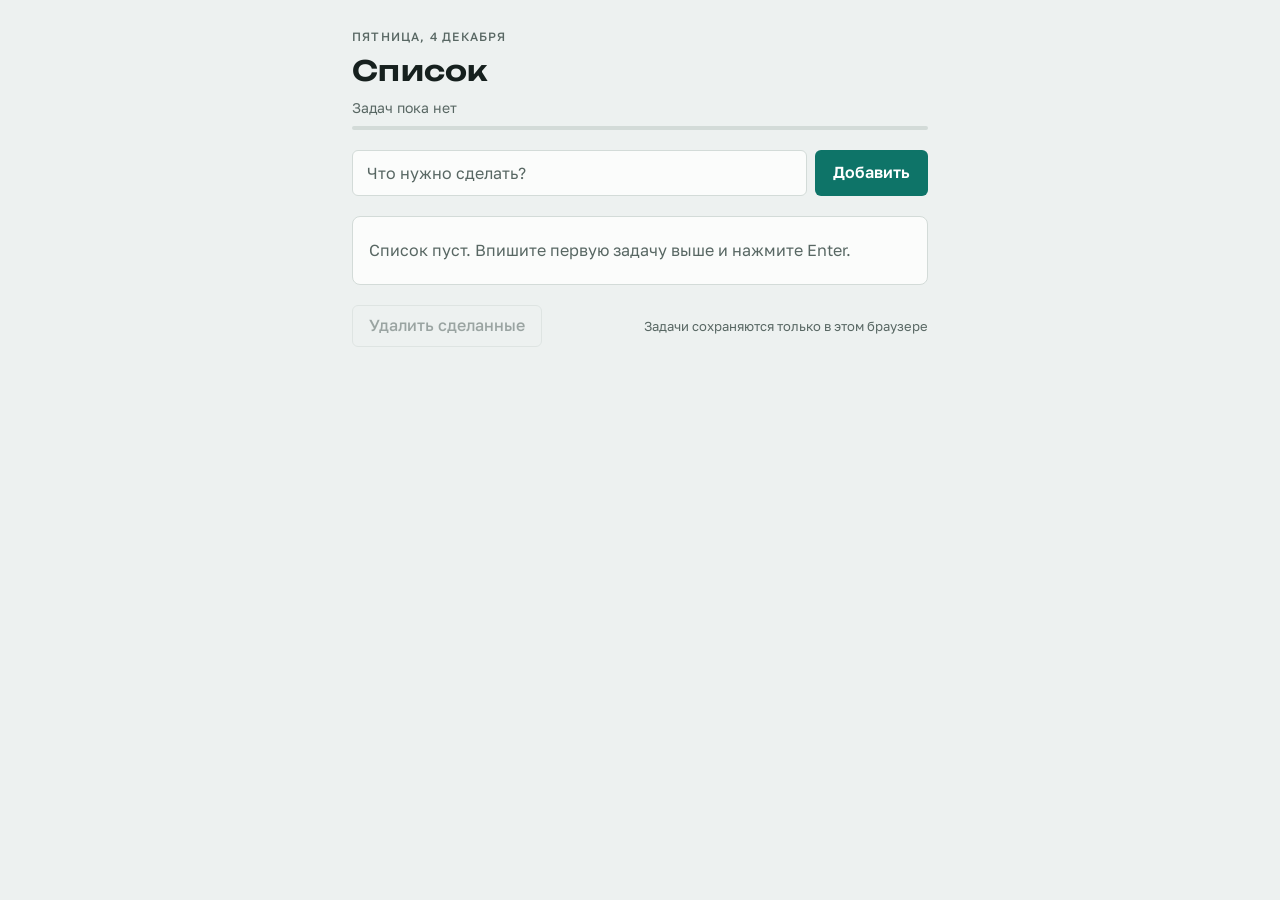
<file: checklist/index.html>
<!doctype html>
<html lang="ru"><head><meta charset="utf-8"><meta name=viewport content="width=device-width,initial-scale=1,viewport-fit=cover"><style>:root{color-scheme:light;box-sizing:border-box;padding-top:env(safe-area-inset-top,0px);padding-bottom:env(safe-area-inset-bottom,0px)}html{scroll-padding-top:env(safe-area-inset-top,0px)}body{margin:0;padding:0;font:14px -apple-system,BlinkMacSystemFont,sans-serif;background:#fff;color:#000}img{max-width:100%}[hidden]:not([hidden=until-found i]){display:none!important}</style>
<title>Список</title>
<link rel="preconnect" href="https://fonts.googleapis.com">
<link rel="preconnect" href="https://fonts.gstatic.com" crossorigin>
<link rel="stylesheet" href="https://fonts.googleapis.com/css2?family=Golos+Text:wght@400;500;600&family=Unbounded:wght@600&display=swap">
<style>
  /* Layout: one narrow column. Header with date and progress, input row, a single ruled list panel, action row below. */
  :root {
    --bg: #edf1f0;
    --surface: #fbfcfb;
    --ink: #16201e;
    --muted: #586763;
    --line: #d3dbd8;
    --accent: #0e7468;
    --accent-ink: #ffffff;
    --warn: #a63f2c;
    --font-display: "Unbounded", "Arial Black", system-ui, sans-serif;
    --font-body: "Golos Text", system-ui, -apple-system, "Segoe UI", Roboto, sans-serif;
  }
  @media (prefers-color-scheme: dark) {
    :root:not([data-theme="light"]) {
      --bg: #0e1514;
      --surface: #162120;
      --ink: #e5eeeb;
      --muted: #94a5a0;
      --line: #263431;
      --accent: #3fc9b8;
      --accent-ink: #06201c;
      --warn: #ee8f7b;
      color-scheme: dark;
    }
  }
  :root[data-theme="dark"] {
    --bg: #0e1514;
    --surface: #162120;
    --ink: #e5eeeb;
    --muted: #94a5a0;
    --line: #263431;
    --accent: #3fc9b8;
    --accent-ink: #06201c;
    --warn: #ee8f7b;
    color-scheme: dark;
  }

  * { box-sizing: border-box; }
  body {
    background: var(--bg);
    color: var(--ink);
    font-family: var(--font-body);
    font-size: 16px;
    line-height: 1.45;
    padding-inline: 16px;
    padding-block: 28px 96px;
  }
  .app { max-width: 36rem; margin-inline: auto; display: flex; flex-direction: column; gap: 20px; }

  header { display: flex; flex-direction: column; gap: 10px; }
  .date { margin: 0; font-size: 12px; font-weight: 500; letter-spacing: 0.1em; text-transform: uppercase; color: var(--muted); }
  h1 { margin: 0; font-family: var(--font-display); font-weight: 600; font-size: 1.75rem; letter-spacing: 0.01em; line-height: 1.15; text-wrap: balance; }
  .progress { display: flex; flex-direction: column; gap: 8px; }
  .count { margin: 0; font-size: 14px; color: var(--muted); font-variant-numeric: tabular-nums; }
  .bar { height: 4px; background: var(--line); border-radius: 2px; overflow: hidden; }
  .bar > i { display: block; height: 100%; width: 0; background: var(--accent); transition: width 0.25s ease; }

  form { display: flex; gap: 8px; }
  .sr { position: absolute; width: 1px; height: 1px; overflow: hidden; clip: rect(0 0 0 0); white-space: nowrap; }
  input[type="text"] {
    flex: 1; min-width: 0; height: 46px; padding-inline: 14px;
    font: inherit; color: var(--ink); background: var(--surface);
    border: 1px solid var(--line); border-radius: 6px;
  }
  input[type="text"]::placeholder { color: var(--muted); opacity: 1; }
  button { font: inherit; cursor: pointer; }
  .add {
    height: 46px; padding-inline: 18px; font-weight: 600;
    color: var(--accent-ink); background: var(--accent);
    border: 0; border-radius: 6px;
  }
  :focus-visible { outline: 2px solid var(--accent); outline-offset: 2px; }
  input[type="text"]:focus-visible { outline-offset: 0; }

  .panel { background: var(--surface); border: 1px solid var(--line); border-radius: 8px; padding-inline: 16px; }
  ul { list-style: none; margin: 0; padding: 0; }
  li { display: flex; align-items: center; gap: 4px; border-top: 1px solid var(--line); }
  li:first-child { border-top: 0; }
  .row { flex: 1; min-width: 0; display: flex; align-items: flex-start; gap: 12px; padding-block: 13px; cursor: pointer; position: relative; }
  .row input { position: absolute; opacity: 0; width: 22px; height: 22px; margin: 0; cursor: pointer; }
  .box {
    flex: none; width: 22px; height: 22px; margin-top: 1px;
    border: 2px solid var(--muted); border-radius: 4px;
    display: grid; place-items: center; color: var(--accent-ink);
    transition: background 0.15s, border-color 0.15s;
  }
  .box svg { width: 14px; height: 14px; }
  .box polyline { fill: none; stroke: currentColor; stroke-width: 3; stroke-linecap: round; stroke-linejoin: round; stroke-dasharray: 20; stroke-dashoffset: 20; transition: stroke-dashoffset 0.2s ease 0.05s; }
  .row input:checked + .box { background: var(--accent); border-color: var(--accent); }
  .row input:checked + .box polyline { stroke-dashoffset: 0; }
  .row input:focus-visible + .box { outline: 2px solid var(--accent); outline-offset: 2px; }
  .text { min-width: 0; overflow-wrap: anywhere; }
  li.done .text { color: var(--muted); text-decoration: line-through; text-decoration-thickness: 1px; }
  .del {
    flex: none; width: 40px; height: 40px; display: grid; place-items: center;
    background: none; border: 0; border-radius: 6px; color: var(--muted);
  }
  .del:hover { color: var(--warn); }
  .del svg { width: 14px; height: 14px; }
  .del line { stroke: currentColor; stroke-width: 2; stroke-linecap: round; }

  .note { margin: 0; padding-block: 22px; color: var(--muted); }

  .actions { display: flex; flex-wrap: wrap; align-items: center; justify-content: space-between; gap: 10px 16px; }
  .clear {
    height: 42px; padding-inline: 16px; font-weight: 500;
    color: var(--ink); background: none; border: 1px solid var(--line); border-radius: 6px;
  }
  .clear:hover:not(:disabled) { border-color: var(--warn); color: var(--warn); }
  .clear:disabled { color: var(--muted); opacity: 0.55; cursor: default; }
  .clear b { font-weight: 600; font-variant-numeric: tabular-nums; }
  .where { margin: 0; font-size: 13px; color: var(--muted); }

  .toast {
    position: fixed; left: 0; right: 0; bottom: 0;
    padding: 12px 16px calc(12px + env(safe-area-inset-bottom, 0px));
    display: flex; justify-content: center;
  }
  .toast > div {
    width: 100%; max-width: 36rem; display: flex; align-items: center; justify-content: space-between; gap: 12px;
    padding: 10px 10px 10px 16px; border-radius: 8px;
    background: var(--ink); color: var(--bg);
  }
  .toast button { height: 36px; padding-inline: 12px; font-weight: 600; color: inherit; background: none; border: 1px solid currentColor; border-radius: 6px; }
  .toast p { margin: 0; min-width: 0; overflow-wrap: anywhere; }

  @media (prefers-reduced-motion: reduce) {
    .bar > i, .box, .box polyline { transition: none; }
  }
</style>
</head>
<body>
<main class="app">
  <header>
    <p class="date" id="date"></p>
    <h1>Список</h1>
    <div class="progress">
      <p class="count" id="count">Загрузка…</p>
      <div class="bar" aria-hidden="true"><i id="fill"></i></div>
    </div>
  </header>

  <form id="form" autocomplete="off">
    <label class="sr" for="new">Новая задача</label>
    <input type="text" id="new" maxlength="200" placeholder="Что нужно сделать?" enterkeyhint="done">
    <button type="submit" class="add">Добавить</button>
  </form>

  <section class="panel" aria-label="Задачи">
    <ul id="list"></ul>
    <p class="note" id="note" hidden></p>
  </section>

  <div class="actions">
    <button type="button" class="clear" id="clear" disabled>Удалить сделанные <b id="doneCount"></b></button>
    <p class="where" id="where"></p>
  </div>
</main>

<div class="toast" id="toast" hidden>
  <div role="status">
    <p id="toastText"></p>
    <button type="button" id="undo">Вернуть</button>
  </div>
</div>

<script>
(function () {
  var $ = function (id) { return document.getElementById(id); };
  var LS_KEY = "galochka.tasks.v1";
  var CHECK = '<svg viewBox="0 0 16 16" aria-hidden="true"><polyline points="3,8.5 6.5,12 13,4.5"/></svg>';
  var CROSS = '<svg viewBox="0 0 14 14" aria-hidden="true"><line x1="2" y1="2" x2="12" y2="12"/><line x1="12" y1="2" x2="2" y2="12"/></svg>';

  var tasks = [];
  var mode = "loading"; // loading | account | browser | memory
  var col = null;
  var lastRemoved = null;
  var toastTimer = null;

  try { $("date").textContent = new Date().toLocaleDateString("ru-RU", { weekday: "long", day: "numeric", month: "long" }); } catch (e) {}

  function newId() { return "t" + Date.now().toString(36) + Math.random().toString(36).slice(2, 6); }

  /* ---------- storage ---------- */
  function lsLoad() {
    try {
      var raw = localStorage.getItem(LS_KEY);
      var arr = raw ? JSON.parse(raw) : [];
      return Array.isArray(arr) ? arr.filter(valid) : [];
    } catch (e) { return null; }
  }
  function lsSave() {
    try { localStorage.setItem(LS_KEY, JSON.stringify(tasks)); return true; } catch (e) { return false; }
  }
  function valid(t) { return t && typeof t.id === "string" && typeof t.text === "string"; }

  var chain = Promise.resolve();
  function enqueue(fn) {
    chain = chain.then(fn).catch(function () { say("Не удалось сохранить. Проверьте соединение и повторите.", false); });
    return chain;
  }

  function useLocal() {
    col = null;
    var loaded = lsLoad();
    if (loaded === null) { mode = "memory"; tasks = []; }
    else { mode = "browser"; tasks = loaded; }
    render();
  }

  /* ---------- changes ---------- */
  function addTasks(arr) {
    if (col) {
      arr.forEach(function (t) {
        enqueue(function () { return col.doc(t.id).set({ text: t.text, done: !!t.done, created: t.created }); });
      });
    } else {
      tasks = tasks.concat(arr);
      lsSave();
      render();
    }
  }
  function setDone(id, done) {
    if (col) {
      enqueue(function () { return col.doc(id).update({ done: done }); });
    } else {
      tasks.forEach(function (t) { if (t.id === id) t.done = done; });
      lsSave();
      render();
    }
  }
  function removeTasks(arr) {
    if (!arr.length) return;
    var copies = arr.map(function (t) { return { id: t.id, text: t.text, done: !!t.done, created: t.created }; });
    if (col) {
      copies.forEach(function (t) { enqueue(function () { return col.doc(t.id).delete(); }); });
    } else {
      var ids = {};
      copies.forEach(function (t) { ids[t.id] = true; });
      tasks = tasks.filter(function (t) { return !ids[t.id]; });
      lsSave();
      render();
    }
    lastRemoved = copies;
    say(copies.length === 1 ? "Задача удалена" : "Удалено задач: " + copies.length, true);
  }

  /* ---------- toast ---------- */
  function say(text, canUndo) {
    $("toastText").textContent = text;
    $("undo").hidden = !canUndo;
    $("toast").hidden = false;
    clearTimeout(toastTimer);
    toastTimer = setTimeout(function () { $("toast").hidden = true; lastRemoved = null; }, 7000);
  }
  $("undo").addEventListener("click", function () {
    if (lastRemoved) addTasks(lastRemoved);
    lastRemoved = null;
    clearTimeout(toastTimer);
    $("toast").hidden = true;
  });

  /* ---------- view ---------- */
  function render() {
    var active = document.activeElement;
    var activeLi = active && active.closest ? active.closest("li") : null;
    var focusId = activeLi ? activeLi.dataset.id : null;
    var focusDel = !!(active && active.classList && active.classList.contains("del"));

    var sorted = tasks.slice().sort(function (a, b) {
      return (Number(!!a.done) - Number(!!b.done)) || ((a.created || 0) - (b.created || 0)) || (a.id < b.id ? -1 : 1);
    });

    var list = $("list");
    list.textContent = "";
    sorted.forEach(function (t) {
      var li = document.createElement("li");
      li.dataset.id = t.id;
      if (t.done) li.className = "done";

      var label = document.createElement("label");
      label.className = "row";
      var cb = document.createElement("input");
      cb.type = "checkbox";
      cb.checked = !!t.done;
      cb.addEventListener("change", function () { setDone(t.id, cb.checked); });
      var box = document.createElement("span");
      box.className = "box";
      box.innerHTML = CHECK;
      var text = document.createElement("span");
      text.className = "text";
      text.textContent = t.text;
      label.append(cb, box, text);

      var del = document.createElement("button");
      del.type = "button";
      del.className = "del";
      del.setAttribute("aria-label", "Удалить задачу: " + t.text);
      del.innerHTML = CROSS;
      del.addEventListener("click", function () { removeTasks([t]); });

      li.append(label, del);
      list.append(li);
    });

    if (focusId) {
      var target = list.querySelector('li[data-id="' + CSS.escape(focusId) + '"] ' + (focusDel ? ".del" : "input"));
      if (target) target.focus();
    }

    var total = tasks.length;
    var done = tasks.filter(function (t) { return t.done; }).length;
    var note = $("note");
    if (mode === "loading") {
      note.hidden = false;
      note.textContent = "Загружаю ваши задачи…";
    } else if (!total) {
      note.hidden = false;
      note.textContent = "Список пуст. Впишите первую задачу выше и нажмите Enter.";
    } else {
      note.hidden = true;
    }

    $("count").textContent = mode === "loading" ? "Загрузка…"
      : !total ? "Задач пока нет"
      : done === total ? "Всё сделано: " + done + " из " + total
      : "Сделано " + done + " из " + total;
    $("fill").style.width = total ? Math.round(done / total * 100) + "%" : "0%";

    $("doneCount").textContent = done ? "(" + done + ")" : "";
    $("clear").disabled = !done;
    $("where").textContent = mode === "account" ? "Задачи сохраняются в вашем аккаунте"
      : mode === "browser" ? "Задачи сохраняются только в этом браузере"
      : mode === "memory" ? "Задачи пропадут при закрытии страницы"
      : "";
  }

  $("form").addEventListener("submit", function (e) {
    e.preventDefault();
    var input = $("new");
    var text = input.value.trim();
    if (!text) return;
    input.value = "";
    addTasks([{ id: newId(), text: text, done: false, created: Date.now() }]);
    input.focus();
  });
  $("clear").addEventListener("click", function () {
    removeTasks(tasks.filter(function (t) { return t.done; }));
  });

  /* ---------- start ---------- */
  function fromDoc(d) {
    var v = d.data() || {};
    return { id: d.id, text: typeof v.text === "string" ? v.text : "", done: v.done === true, created: typeof v.created === "number" ? v.created : 0 };
  }

  async function start() {
    render();
    if (!(window.claude && window.claude.use)) { useLocal(); return; }
    var uid = null, db = null;
    try {
      var user = await window.claude.use("user");
      uid = user ? await user.id() : null;
      db = uid ? await window.claude.use("db") : null;
    } catch (e) { db = null; }
    if (!db || !uid) { useLocal(); return; }
    try {
      col = db.collection("data/users/" + uid);
      mode = "account";
      col.onSnapshot(function (snap) {
        tasks = snap.docs.map(fromDoc).filter(function (t) { return t.text; });
        render();
      }, function () {
        useLocal();
      });
    } catch (e) { useLocal(); }
  }
  start();
})();
</script>
</body>
</html>
</file>
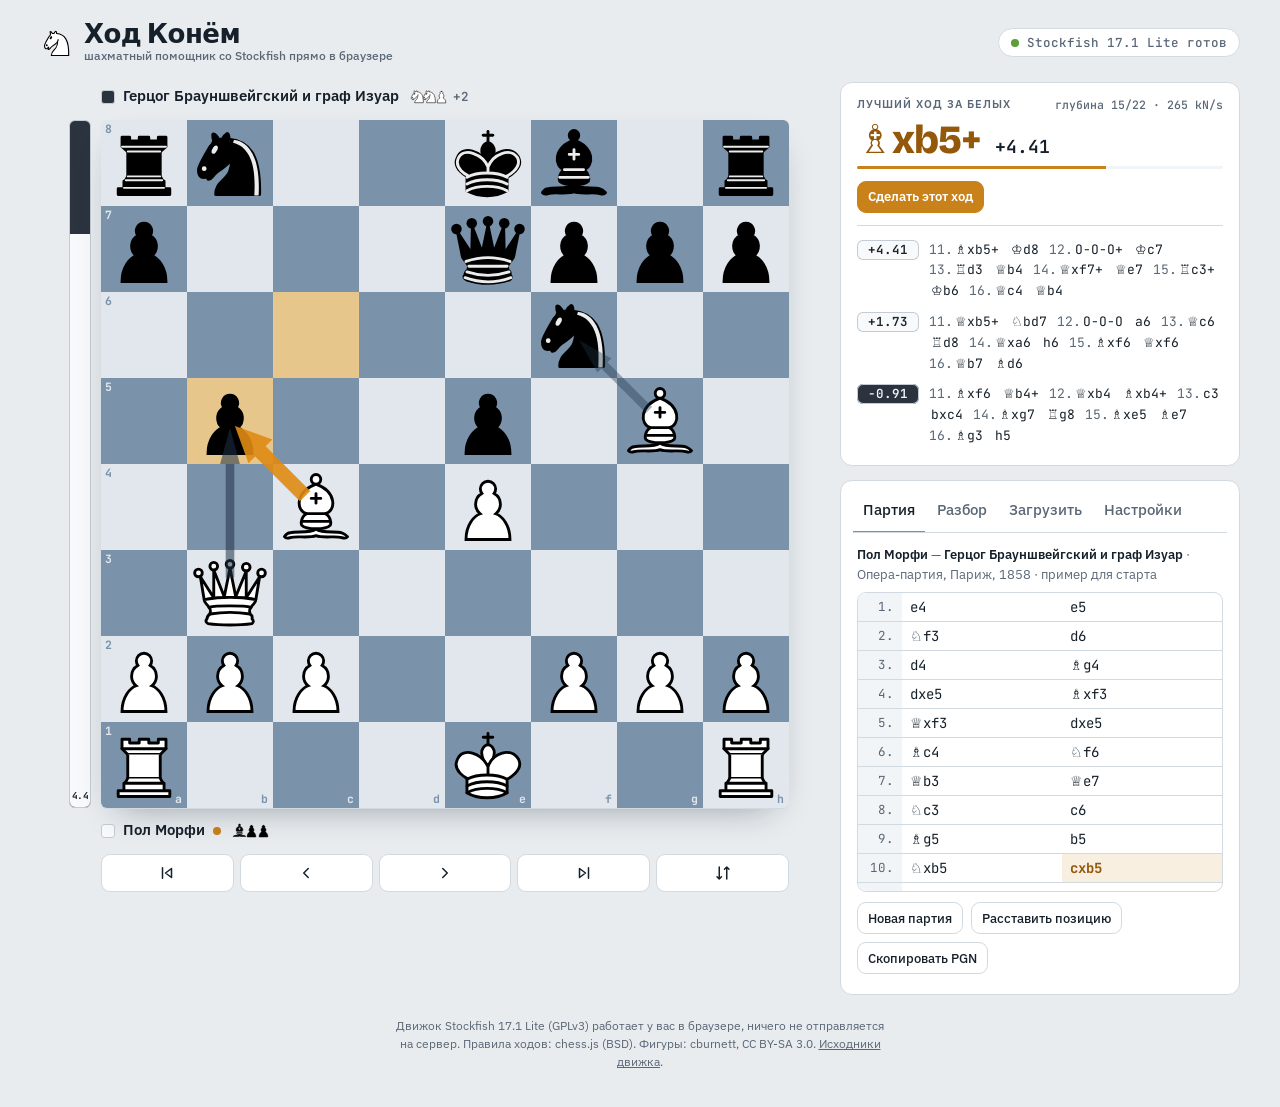
<file: chess/index.html>
<!doctype html>
<html lang="ru">
<head>
<meta charset="utf-8">
<meta name="viewport" content="width=device-width, initial-scale=1, viewport-fit=cover">
<title>Ход Конём</title>
<meta name="claude:viewport-fit-sides" content="cover">
<link rel="preconnect" href="https://fonts.googleapis.com">
<link rel="preconnect" href="https://fonts.gstatic.com" crossorigin>
<link rel="stylesheet" href="https://fonts.googleapis.com/css2?family=Bricolage+Grotesque:opsz,wght@12..96,600;12..96,800&family=IBM+Plex+Sans:wght@400;500;600&family=JetBrains+Mono:wght@400;600;700&display=swap">
<style>
/* Layout: steel-blue tournament board on the left with its eval bar, an analysis console on the right (stacks on phones). */
:root{
  --bg:#E8ECEF; --panel:#FFFFFF; --panel-2:#F2F5F7; --ink:#16202A; --muted:#5A6776; --line:#D2DAE1;
  --accent:#C9811A; --accent-text:#94580A; --accent-soft:rgba(201,129,26,.13); --accent-ink:#FFFFFF;
  --sq-l:#E1E7EC; --sq-d:#7A92AA; --sq-hl:rgba(236,170,52,.52); --sq-sel:rgba(236,170,52,.78);
  --hint:rgba(18,30,44,.30); --arrow:#E08B12; --arrow-2:#1F3247;
  --bar-w:#F7F9FA; --bar-b:#2A333E; --bar-edge:#C3CCD5;
  --c-brilliant:#11A596; --c-great:#3B82D4; --c-best:#5C9E37; --c-excellent:#7FB043; --c-good:#8A978F;
  --c-inaccuracy:#D6A021; --c-mistake:#E1772A; --c-blunder:#D33B33; --c-forced:#8892A0;
  --f-display:'Bricolage Grotesque', ui-sans-serif, system-ui, sans-serif;
  --f-body:'IBM Plex Sans', system-ui, -apple-system, 'Segoe UI', Roboto, sans-serif;
  --f-mono:'JetBrains Mono', ui-monospace, SFMono-Regular, Menlo, Consolas, monospace;
  --r:12px;
}
@media (prefers-color-scheme: dark){ :root:not([data-theme="light"]){
  --bg:#0E1216; --panel:#161B21; --panel-2:#1C232A; --ink:#E3E8ED; --muted:#909CAA; --line:#29313A;
  --accent:#EFA53A; --accent-text:#F2B357; --accent-soft:rgba(239,165,58,.15); --accent-ink:#1C1205;
  --sq-l:#C2CDD8; --sq-d:#5E7790; --sq-hl:rgba(240,172,58,.55); --sq-sel:rgba(240,172,58,.8);
  --hint:rgba(10,18,28,.38); --arrow:#F2A230; --arrow-2:#0B1621;
  --bar-w:#E9EDF1; --bar-b:#06080A; --bar-edge:#2E3742;
  color-scheme:dark;
}}
:root[data-theme="dark"]{
  --bg:#0E1216; --panel:#161B21; --panel-2:#1C232A; --ink:#E3E8ED; --muted:#909CAA; --line:#29313A;
  --accent:#EFA53A; --accent-text:#F2B357; --accent-soft:rgba(239,165,58,.15); --accent-ink:#1C1205;
  --sq-l:#C2CDD8; --sq-d:#5E7790; --sq-hl:rgba(240,172,58,.55); --sq-sel:rgba(240,172,58,.8);
  --hint:rgba(10,18,28,.38); --arrow:#F2A230; --arrow-2:#0B1621;
  --bar-w:#E9EDF1; --bar-b:#06080A; --bar-edge:#2E3742;
  color-scheme:dark;
}
*{box-sizing:border-box}
[hidden]{display:none!important}
html,body{background:var(--bg)}
body{color:var(--ink); font:15px/1.5 var(--f-body); padding-left:max(16px, env(safe-area-inset-left, 0px)); padding-right:max(16px, env(safe-area-inset-right, 0px)); padding-block:14px 28px}
button{font:inherit; color:inherit}
:focus-visible{outline:2px solid var(--accent); outline-offset:2px}
.app{max-width:1200px; margin:0 auto; display:grid; gap:18px}
header.top{display:flex; align-items:center; justify-content:space-between; gap:12px; flex-wrap:wrap}
.brand{display:flex; align-items:center; gap:10px}
.brand img{width:34px; height:34px}
.brand h1{font:800 26px/1 var(--f-display); letter-spacing:-.02em; margin:0}
.brand small{display:block; font:500 12px/1.3 var(--f-body); color:var(--muted); letter-spacing:0}
.status{display:inline-flex; align-items:center; gap:8px; font:500 12.5px var(--f-mono); color:var(--muted); background:var(--panel); border:1px solid var(--line); border-radius:99px; padding:5px 12px}
.status i{width:8px; height:8px; border-radius:50%; background:var(--c-inaccuracy)}
.status.ok i{background:var(--c-best)} .status.err i{background:var(--c-blunder)}
.stage{display:grid; grid-template-columns:minmax(0,1fr) minmax(330px, 400px); gap:22px; align-items:start}
@media (max-width:940px){ .stage{grid-template-columns:minmax(0,1fr)} }

/* board column */
.board-col{width:min(100%, calc(100dvh - 150px)); max-width:720px; min-width:0; margin:0 auto; display:grid; gap:8px}
@media (max-width:940px){ .board-col{width:100%} }
.board-line{display:grid; grid-template-columns:22px minmax(0,1fr); gap:10px; align-items:stretch}
.strip{display:flex; align-items:center; gap:10px; margin-left:32px; min-height:30px; min-width:0}
.strip .who{display:flex; align-items:center; gap:8px; min-width:0; flex:0 1 auto}
.strip .sw{width:14px; height:14px; border-radius:3px; border:1px solid var(--bar-edge); flex:none}
.strip .sw.w{background:var(--bar-w)} .strip .sw.b{background:var(--bar-b)}
.strip .nm{font-weight:600; white-space:nowrap; overflow:hidden; text-overflow:ellipsis}
.strip .caps{display:flex; align-items:center; flex-wrap:nowrap; flex:none}
.strip .caps img{width:17px; height:17px; margin-right:-5px}
.strip .adv{font:600 12.5px var(--f-mono); color:var(--muted); margin-left:8px}
.strip .acc{margin-left:auto; font:600 12.5px var(--f-mono); color:var(--muted); white-space:nowrap}
.strip .turn{width:8px; height:8px; border-radius:50%; background:var(--accent); flex:none}
.evalbar{position:relative; border-radius:6px; overflow:hidden; background:var(--bar-b); border:1px solid var(--bar-edge)}
.eb-fill{position:absolute; left:0; right:0; bottom:0; height:50%; background:var(--bar-w); transition:height .45s cubic-bezier(.3,.7,.3,1)}
.evalbar.flip .eb-fill{bottom:auto; top:0}
.eb-label{position:absolute; left:0; right:0; text-align:center; font:700 9.5px/1 var(--f-mono); letter-spacing:-.04em}
.board{position:relative; aspect-ratio:1/1; width:100%; max-width:100%; border-radius:6px; overflow:hidden; touch-action:none; user-select:none; -webkit-user-select:none; box-shadow:0 1px 0 var(--line), 0 14px 34px -18px rgba(10,20,35,.45)}
.squares{position:absolute; inset:0; display:grid; grid-template-columns:repeat(8,1fr); grid-template-rows:repeat(8,1fr)}
.sq{position:relative}
.sq.l{background:var(--sq-l)} .sq.d{background:var(--sq-d)}
.sq.hl::before,.sq.sel::before{content:""; position:absolute; inset:0; background:var(--sq-hl)}
.sq.sel::before{background:var(--sq-sel)}
.sq.chk::before{content:""; position:absolute; inset:0; background:radial-gradient(circle, rgba(225,40,30,.95) 0%, rgba(225,40,30,.55) 38%, rgba(225,40,30,0) 72%)}
.sq img{position:absolute; inset:0; width:100%; height:100%; pointer-events:none; z-index:1}
.sq img.ghosted{opacity:.3}
.sq .dot{position:absolute; inset:37%; border-radius:50%; background:var(--hint); z-index:2}
.sq .ring{position:absolute; inset:0; background:radial-gradient(circle, transparent 60%, var(--hint) 61%); z-index:2}
.coord{position:absolute; z-index:2; font:700 clamp(8px, 1.5vw, 11.5px)/1 var(--f-mono); pointer-events:none}
.coord.rk{top:4%; left:5%} .coord.fl{bottom:4%; right:6%}
.sq.l .coord{color:var(--sq-d)} .sq.d .coord{color:var(--sq-l)}
.arrows{position:absolute; inset:0; width:100%; height:100%; pointer-events:none; z-index:3}
.badges{position:absolute; inset:0; pointer-events:none; z-index:4}
.badge{position:absolute; width:4.6%; aspect-ratio:1; min-width:18px; transform:translate(-50%, -50%); border-radius:50%; display:grid; place-items:center; color:#fff; font:700 clamp(9px,1.5vw,12px)/1 var(--f-mono); box-shadow:0 2px 6px rgba(0,0,0,.35); letter-spacing:-.06em}
.ghost{position:fixed; pointer-events:none; z-index:50; transform:translate(-50%,-50%); filter:drop-shadow(0 8px 10px rgba(0,0,0,.3))}
.promo{position:absolute; inset:0; z-index:10; background:rgba(8,14,22,.55); display:grid; place-items:center}
.promo .pick{display:flex; gap:8px; background:var(--panel); padding:10px; border-radius:12px; border:1px solid var(--line)}
.promo button{width:min(17vw, 76px); aspect-ratio:1; border-radius:10px; border:1px solid var(--line); background:var(--panel-2); cursor:pointer; padding:4px}
.promo button img{width:100%; height:100%}
.promo button:hover{border-color:var(--accent)}
.nav{display:flex; gap:6px; margin-left:32px; flex-wrap:wrap}
.nav button,.btn{display:inline-flex; align-items:center; justify-content:center; gap:6px; min-height:38px; padding:0 12px; border-radius:9px; border:1px solid var(--line); background:var(--panel); cursor:pointer; font-weight:500; font-size:14px}
.nav button{flex:1 1 0; min-width:44px; padding:0}
.nav button svg{width:18px; height:18px}
.nav button:hover:not(:disabled),.btn:hover:not(:disabled){border-color:var(--muted)}
button:disabled{opacity:.4; cursor:default}
.btn.primary{background:var(--accent); border-color:var(--accent); color:var(--accent-ink); font-weight:600}
.btn.primary:hover:not(:disabled){filter:brightness(1.06); border-color:var(--accent)}
.btn.ghost{background:transparent}
.btn.sm{min-height:32px; padding:0 10px; font-size:13px}

/* editor */
.editor{margin-left:32px; display:grid; gap:10px; background:var(--panel); border:1px solid var(--line); border-radius:var(--r); padding:12px}
.palette{display:grid; grid-template-columns:repeat(7, 1fr); gap:6px}
.palette button{aspect-ratio:1; border-radius:8px; border:1px solid var(--line); background:var(--panel-2); cursor:pointer; padding:3px; display:grid; place-items:center; font:600 12px var(--f-body); color:var(--muted)}
.palette button img{width:100%; height:100%}
.palette button.on{border-color:var(--accent); box-shadow:0 0 0 2px var(--accent-soft); background:var(--accent-soft)}
.ed-row{display:flex; gap:8px; flex-wrap:wrap; align-items:center}
.ed-err{margin:0; color:var(--c-blunder); font-size:13.5px; min-height:1em}
.ed-title{font:600 13px var(--f-body); color:var(--muted); margin:0}

/* panel */
.panel{display:grid; gap:14px; min-width:0}
.card{background:var(--panel); border:1px solid var(--line); border-radius:var(--r); padding:14px 16px; min-width:0}
.eyebrow{font:600 11px/1 var(--f-body); text-transform:uppercase; letter-spacing:.09em; color:var(--muted)}
.ec-head{display:flex; justify-content:space-between; align-items:center; gap:8px}
.ec-depth{font:500 11.5px var(--f-mono); color:var(--muted); white-space:nowrap}
.ec-main{display:flex; align-items:baseline; gap:14px; margin:8px 0 6px; flex-wrap:wrap}
.best-san.end{font-size:26px; line-height:1.15}
.best-san{font:800 40px/1 var(--f-display); letter-spacing:-.02em; color:var(--accent-text)}
.best-eval{font:600 18px var(--f-mono)}
.ec-msg{margin:8px 0 4px; color:var(--muted); font-size:14px}
.ec-msg strong{color:var(--ink)}
.depthbar{height:3px; background:var(--panel-2); border-radius:3px; overflow:hidden; margin:6px 0 12px}
.depthbar i{display:block; height:100%; background:var(--accent); transition:width .3s}
.ec-actions{display:flex; gap:8px; flex-wrap:wrap; margin-bottom:12px}
.lines{list-style:none; margin:0; padding:0; display:grid; gap:2px; border-top:1px solid var(--line); padding-top:10px}
.lines li{display:grid; grid-template-columns:62px minmax(0,1fr); gap:10px; align-items:start; padding:4px 0}
.chip{font:600 12.5px/1.6 var(--f-mono); text-align:center; border-radius:6px; padding:0 4px}
.chip.w{background:var(--bar-w); color:#1A222B; box-shadow:inset 0 0 0 1px var(--bar-edge)}
.chip.b{background:var(--bar-b); color:#F2F4F6; box-shadow:inset 0 0 0 1px var(--bar-edge)}
.pv{font:400 13px/1.6 var(--f-mono); color:var(--muted); min-width:0; overflow-wrap:anywhere}
.pvm{cursor:pointer; border-radius:4px; padding:0 2px; color:var(--ink)}
.pvm:hover{background:var(--accent-soft)}
.pvn{color:var(--muted)}
.verdict{display:flex; gap:12px; align-items:flex-start}
.verdict .vb{flex:none; width:34px; height:34px; border-radius:50%; display:grid; place-items:center; color:#fff; font:700 14px var(--f-mono); letter-spacing:-.06em}
.verdict h3{margin:0; font:600 16px/1.3 var(--f-body)}
.verdict p{margin:2px 0 0; color:var(--muted); font-size:14px}
.verdict .mono{font-family:var(--f-mono); color:var(--ink)}
.banner{display:flex; align-items:center; justify-content:space-between; gap:10px; background:var(--accent-soft); border:1px solid var(--accent); border-radius:10px; padding:8px 8px 8px 12px; font-size:13.5px}
.tabs{display:flex; gap:2px; border-bottom:1px solid var(--line); margin:-4px -4px 12px; overflow-x:auto}
.tabs button{border:0; background:none; padding:8px 10px 10px; cursor:pointer; color:var(--muted); font-weight:500; border-bottom:2px solid transparent; margin-bottom:-1px; white-space:nowrap}
.tabs button[aria-selected="true"]{color:var(--ink); border-bottom-color:var(--accent)}
.gameinfo{margin:0 0 8px; font-size:13px; color:var(--muted)}
.gameinfo b{color:var(--ink); font-weight:600}
.moves{max-height:300px; overflow-y:auto; font:400 14px var(--f-mono); border:1px solid var(--line); border-radius:9px}
.moves .row{display:grid; grid-template-columns:44px 1fr 1fr; border-bottom:1px solid var(--line)}
.moves .row:last-child{border-bottom:0}
.moves .num{color:var(--muted); background:var(--panel-2); padding:5px 8px; text-align:right; font-size:12.5px}
.moves .mv{padding:5px 8px; cursor:pointer; display:flex; align-items:center; gap:6px; min-width:0}
.moves .mv:hover{background:var(--panel-2)}
.moves .mv.on{background:var(--accent-soft); color:var(--accent-text); font-weight:700}
.moves .mv.off{opacity:.55}
.mini{width:17px; height:17px; border-radius:50%; display:inline-grid; place-items:center; color:#fff; font:700 9px/1 var(--f-mono); letter-spacing:-.08em; flex:none}
.empty{color:var(--muted); font-size:14px; padding:14px 4px; margin:0}
.field{display:grid; gap:6px; margin-bottom:12px}
.field label{font:600 13px var(--f-body)}
textarea,input[type=text]{width:100%; font:13px/1.45 var(--f-mono); color:var(--ink); background:var(--panel-2); border:1px solid var(--line); border-radius:9px; padding:9px 10px; resize:vertical}
textarea{min-height:96px}
.row-btns{display:flex; gap:8px; flex-wrap:wrap}
.note{font-size:13px; color:var(--muted); margin:6px 0 0}
.note.err{color:var(--c-blunder)} .note.ok{color:var(--c-best)}
.seg{display:inline-flex; border:1px solid var(--line); border-radius:9px; overflow:hidden; background:var(--panel-2)}
.seg button{border:0; background:none; padding:6px 12px; cursor:pointer; font-size:13.5px; color:var(--muted)}
.seg button[aria-pressed="true"]{background:var(--panel); color:var(--ink); font-weight:600; box-shadow:0 0 0 1px var(--line)}
.set{display:flex; justify-content:space-between; align-items:center; gap:12px; padding:10px 0; border-bottom:1px solid var(--line); flex-wrap:wrap}
.set:last-child{border-bottom:0}
.set .lbl{font-weight:500} .set .lbl small{display:block; color:var(--muted); font-weight:400; font-size:12.5px}
.set input[type=range]{width:150px; accent-color:var(--accent)}
.set output{font:600 13px var(--f-mono); min-width:2ch; display:inline-block; text-align:right}
.switch{position:relative; width:42px; height:24px; flex:none}
.switch input{position:absolute; opacity:0; inset:0; margin:0; cursor:pointer}
.switch span{position:absolute; inset:0; border-radius:99px; background:var(--line); transition:background .2s; pointer-events:none}
.switch span::after{content:""; position:absolute; top:3px; left:3px; width:18px; height:18px; border-radius:50%; background:var(--panel); transition:transform .2s; box-shadow:0 1px 2px rgba(0,0,0,.3)}
.switch input:checked + span{background:var(--accent)}
.switch input:checked + span::after{transform:translateX(18px)}
.switch input:focus-visible + span{outline:2px solid var(--accent); outline-offset:2px}

/* review */
.acc-row{display:grid; grid-template-columns:repeat(2, minmax(0,1fr)); gap:10px; margin-bottom:12px}
.acc{min-width:0; border:1px solid var(--line); border-radius:10px; padding:10px 12px; background:var(--panel-2)}
.acc .who{display:flex; align-items:center; gap:7px; font-size:13px; color:var(--muted); min-width:0}
.acc .who span:last-child{white-space:nowrap; overflow:hidden; text-overflow:ellipsis}
.acc .big{font:700 28px/1.15 var(--f-mono); letter-spacing:-.03em}
.acc .big small{font-size:14px; color:var(--muted); font-weight:600}
.graph{display:block; width:100%; height:96px; border-radius:8px; overflow:hidden; cursor:pointer; border:1px solid var(--bar-edge); margin-bottom:12px}
.counts{width:100%; border-collapse:collapse; font-size:13.5px}
.counts td{padding:4px 0; border-bottom:1px solid var(--line)}
.counts tr:last-child td{border-bottom:0}
.counts td.n{text-align:center; font:600 13px var(--f-mono); width:52px; font-variant-numeric:tabular-nums}
.counts th{font:600 11px var(--f-body); text-transform:uppercase; letter-spacing:.08em; color:var(--muted); text-align:center; padding-bottom:6px}
.counts .cl{display:flex; align-items:center; gap:8px}
.progress{height:8px; background:var(--panel-2); border-radius:8px; overflow:hidden; margin:10px 0 8px; border:1px solid var(--line)}
.progress i{display:block; height:100%; background:var(--accent); transition:width .25s}
.lede{margin:0 0 12px; color:var(--muted); font-size:14px}
footer{font-size:12px; color:var(--muted); text-align:center; max-width:70ch; margin:4px auto 0}
footer a{color:inherit}
@media (prefers-reduced-motion: reduce){ *{transition:none!important} }
</style>

</head>
<body>
<div class="app">
  <header class="top">
    <div class="brand">
      <img id="logo" alt="">
      <div><h1>Ход Конём</h1><small>шахматный помощник со Stockfish прямо в браузере</small></div>
    </div>
    <span class="status" id="status"><i></i><span>Stockfish загружается…</span></span>
  </header>

  <div class="stage">
    <section class="board-col" aria-label="Доска">
      <div class="strip" id="stripTop"></div>
      <div class="board-line">
        <div class="evalbar" id="evalbar" aria-label="Шкала оценки"><div class="eb-fill" id="ebFill"></div><span class="eb-label" id="ebLabel"></span></div>
        <div class="board" id="board">
          <div class="squares" id="squares"></div>
          <svg class="arrows" id="arrows" viewBox="0 0 8 8" preserveAspectRatio="none" aria-hidden="true"></svg>
          <div class="badges" id="badges"></div>
          <div class="promo" id="promo" hidden></div>
        </div>
      </div>
      <div class="strip" id="stripBottom"></div>
      <div class="nav" id="nav">
        <button data-act="first" title="В начало (Home)" aria-label="В начало"><svg viewBox="0 0 24 24" fill="none" stroke="currentColor" stroke-width="2" stroke-linecap="round" stroke-linejoin="round"><path d="M6 5v14M18 6l-8 6 8 6z"/></svg></button>
        <button data-act="prev" title="Назад (←)" aria-label="Назад"><svg viewBox="0 0 24 24" fill="none" stroke="currentColor" stroke-width="2" stroke-linecap="round" stroke-linejoin="round"><path d="M15 6l-6 6 6 6"/></svg></button>
        <button data-act="next" title="Вперёд (→)" aria-label="Вперёд"><svg viewBox="0 0 24 24" fill="none" stroke="currentColor" stroke-width="2" stroke-linecap="round" stroke-linejoin="round"><path d="M9 6l6 6-6 6"/></svg></button>
        <button data-act="last" title="В конец (End)" aria-label="В конец"><svg viewBox="0 0 24 24" fill="none" stroke="currentColor" stroke-width="2" stroke-linecap="round" stroke-linejoin="round"><path d="M18 5v14M6 6l8 6-8 6z"/></svg></button>
        <button data-act="flip" title="Перевернуть доску (F)" aria-label="Перевернуть доску"><svg viewBox="0 0 24 24" fill="none" stroke="currentColor" stroke-width="2" stroke-linecap="round" stroke-linejoin="round"><path d="M7 4v16M7 20l-3-3M7 20l3-3M17 20V4M17 4l-3 3M17 4l3 3"/></svg></button>
      </div>
      <div class="editor" id="editor" hidden>
        <p class="ed-title">Выберите фигуру и нажимайте на клетки. Повторное нажатие той же фигурой убирает её.</p>
        <div class="palette" id="palette"></div>
        <div class="ed-row">
          <span class="seg" id="edTurn"><button data-turn="w" aria-pressed="true">Ход белых</button><button data-turn="b" aria-pressed="false">Ход чёрных</button></span>
          <button class="btn sm ghost" data-act="ed-clear">Очистить</button>
          <button class="btn sm ghost" data-act="ed-start">Начальная</button>
        </div>
        <p class="ed-err" id="edErr"></p>
        <div class="ed-row">
          <button class="btn" data-act="ed-cancel">Отмена</button>
          <button class="btn primary" data-act="ed-done">Готово, анализировать</button>
        </div>
      </div>
    </section>

    <section class="panel" aria-label="Анализ">
      <div class="card" id="engineCard"></div>
      <div class="card" id="verdictCard" hidden></div>
      <div class="card">
        <div class="tabs" role="tablist" id="tabs">
          <button role="tab" data-tab="game" aria-selected="true">Партия</button>
          <button role="tab" data-tab="review" aria-selected="false">Разбор</button>
          <button role="tab" data-tab="load" aria-selected="false">Загрузить</button>
          <button role="tab" data-tab="settings" aria-selected="false">Настройки</button>
        </div>

        <div data-pane="game">
          <div id="banner"></div>
          <p class="gameinfo" id="gameinfo"></p>
          <div class="moves" id="moves"></div>
          <div class="row-btns" style="margin-top:10px">
            <button class="btn sm" data-act="new">Новая партия</button>
            <button class="btn sm" data-act="edit">Расставить позицию</button>
            <button class="btn sm" data-act="copy-pgn">Скопировать PGN</button>
          </div>
          <p class="note" id="gameNote"></p>
        </div>

        <div data-pane="review" hidden><div id="reviewBox"></div></div>

        <div data-pane="load" hidden>
          <div class="field">
            <label for="pgnIn">PGN партии</label>
            <textarea id="pgnIn" placeholder="[White &quot;...&quot;]&#10;1. e4 e5 2. Nf3 Nc6 ..."></textarea>
            <div class="row-btns"><button class="btn primary sm" data-act="load-pgn">Загрузить партию</button><button class="btn sm" data-act="load-review">Загрузить и разобрать</button></div>
            <p class="note" id="pgnNote">Подходит PGN с chess.com, lichess и других сайтов. Комментарии и время на ходы игнорируются.</p>
          </div>
          <div class="field">
            <label for="fenIn">Позиция в FEN</label>
            <input type="text" id="fenIn" spellcheck="false" autocomplete="off">
            <div class="row-btns"><button class="btn sm" data-act="load-fen">Открыть позицию</button><button class="btn sm" data-act="copy-fen">Скопировать текущий FEN</button></div>
            <p class="note" id="fenNote"></p>
          </div>
          <div class="field" style="margin-bottom:0">
            <label>Позиция с другой доски</label>
            <div class="row-btns"><button class="btn sm" data-act="edit">Расставить фигуры вручную</button></div>
          </div>
        </div>

        <div data-pane="settings" hidden>
          <div class="set"><div class="lbl">Глубина анализа<small>Больше — точнее, но дольше</small></div><div><input type="range" id="setDepth" min="10" max="30" step="1"> <output id="setDepthOut"></output></div></div>
          <div class="set"><div class="lbl">Вариантов</div><span class="seg" id="setMpv"><button data-v="1">1</button><button data-v="2">2</button><button data-v="3">3</button></span></div>
          <div class="set"><div class="lbl">Стрелки на доске<small>Лучший ход и запасные варианты</small></div><label class="switch"><input type="checkbox" id="setArrows"><span></span></label></div>
          <div class="set"><div class="lbl">Подсказывать</div><span class="seg" id="setHint"><button data-v="both">Обоим</button><button data-v="w">Белым</button><button data-v="b">Чёрным</button></span></div>
          <div class="set"><div class="lbl">Прятать подсказку<small>Сначала подумайте сами, потом откройте</small></div><label class="switch"><input type="checkbox" id="setHide"><span></span></label></div>
        </div>
      </div>
    </section>
  </div>
  <footer>Движок Stockfish 17.1 Lite (GPLv3) работает у вас в браузере, ничего не отправляется на сервер. Правила ходов: chess.js (BSD). Фигуры: cburnett, CC BY-SA 3.0. <a href="https://github.com/nmrugg/stockfish.js" target="_blank" rel="noopener">Исходники движка</a>.</footer>
</div>

<script src="chess.js"></script>
<script>
(function(){
'use strict';
const START = 'rnbqkbnr/pppppppp/8/8/8/8/PPPPPPPP/RNBQKBNR w KQkq - 0 1';
const PIECES = {"bB": "[data-uri]", "bK": "[data-uri]", "bN": "[data-uri]", "bP": "[data-uri]", "bQ": "[data-uri]", "bR": "[data-uri]", "wB": "[data-uri]", "wK": "[data-uri]", "wN": "[data-uri]", "wP": "[data-uri]", "wQ": "[data-uri]", "wR": "[data-uri]"};
const VAL = {p:1,n:3,b:3,r:5,q:9,k:0};
const FIG = {K:'♔',Q:'♕',R:'♖',B:'♗',N:'♘'};
const FILES = 'abcdefgh';
const KEY = 'hod-konem-v1';
const $ = id => document.getElementById(id);
const fig = san => san.replace(/[KQRBN]/g, m => FIG[m]);
const esc = s => String(s == null ? '' : s).replace(/[&<>"]/g, c => ({'&':'&amp;','<':'&lt;','>':'&gt;','"':'&quot;'}[c]));
const img = (c, t) => PIECES[c + t.toUpperCase()];

const CLS = {
  brilliant:{l:'Блестящий ход', s:'!!', c:'var(--c-brilliant)', t:'Жертва, которую движок одобряет.'},
  great:{l:'Сильный ход', s:'!', c:'var(--c-great)', t:'Единственный ход, который держит позицию.'},
  best:{l:'Лучший ход', s:'★', c:'var(--c-best)', t:'Совпадает с первой линией движка.'},
  excellent:{l:'Отличный ход', s:'✓', c:'var(--c-excellent)', t:'Почти не уступает лучшему.'},
  good:{l:'Хороший ход', s:'·', c:'var(--c-good)', t:'Есть ход немного сильнее.'},
  inaccuracy:{l:'Неточность', s:'?!', c:'var(--c-inaccuracy)', t:''},
  mistake:{l:'Ошибка', s:'?', c:'var(--c-mistake)', t:''},
  blunder:{l:'Зевок', s:'??', c:'var(--c-blunder)', t:''},
  forced:{l:'Единственный ход', s:'→', c:'var(--c-forced)', t:'Других легальных ходов не было.'}
};
const CLS_ORDER = ['brilliant','great','best','excellent','good','inaccuracy','mistake','blunder'];

const SAMPLE = {
  headers:{White:'Пол Морфи', Black:'Герцог Брауншвейгский и граф Изуар', Event:'Опера-партия', Site:'Париж', Date:'1858'},
  pgn:'1. e4 e5 2. Nf3 d6 3. d4 Bg4 4. dxe5 Bxf3 5. Qxf3 dxe5 6. Bc4 Nf6 7. Qb3 Qe7 8. Nc3 c6 9. Bg5 b5 10. Nxb5 cxb5 11. Bxb5+ Nbd7 12. O-O-O Rd8 13. Rxd7 Rxd7 14. Rd1 Qe6 15. Bxd7+ Nxd7 16. Qb8+ Nxb8 17. Rd8# 1-0'
};

let settings = {depth:22, multipv:3, arrows:true, hintFor:'both', hideHint:false, reviewDepth:16};
const S = {startFen:START, line:[], ply:0, orientation:'w', headers:{}, selected:null, mainline:null, review:null, reviewing:null, edit:null, revealed:false, tab:'game', sample:false};
let live = {fen:null, lines:[], depth:0, done:false};
let cur = new Chess();

/* ---------- evaluation helpers ---------- */
function mateSign(e){ return e.v !== 0 ? Math.sign(e.v) : (e.win === 'w' ? 1 : -1); }
function wpWhite(e){
  if (!e) return 50;
  if (e.type === 'mate') return mateSign(e) > 0 ? 100 : 0;
  const cp = Math.max(-2500, Math.min(2500, e.v));
  return 50 + 50 * (2 / (1 + Math.exp(-0.00368208 * cp)) - 1);
}
const wp = (e, c) => c === 'w' ? wpWhite(e) : 100 - wpWhite(e);
function evalText(e, short){
  if (!e) return '…';
  if (e.type === 'mate'){
    if (e.v === 0) return mateSign(e) > 0 ? '1–0' : '0–1';
    return short ? 'M' + Math.abs(e.v) : '#' + (e.v < 0 ? '−' : '') + Math.abs(e.v);
  }
  if (e.draw) return '½–½';
  const p = e.v / 100;
  if (short) return Math.abs(p).toFixed(1);
  return (p > 0.005 ? '+' : p < -0.005 ? '−' : '') + Math.abs(p).toFixed(2);
}
const evalSide = e => e && (e.type === 'mate' ? mateSign(e) > 0 : e.v >= 0) ? 'w' : 'b';
function terminal(c){
  if (c.in_checkmate()) return {type:'mate', v:0, win: c.turn() === 'w' ? 'b' : 'w'};
  if (c.in_stalemate()) return {type:'cp', v:0, draw:true, why:'Пат'};
  if (c.insufficient_material()) return {type:'cp', v:0, draw:true, why:'Ничья: мало материала'};
  if (c.in_draw()) return {type:'cp', v:0, draw:true, why:'Ничья по правилу 50 ходов'};
  return null;
}
function material(c){
  const m = {w:{p:0,n:0,b:0,r:0,q:0}, b:{p:0,n:0,b:0,r:0,q:0}}, sum = {w:0,b:0};
  c.board().forEach(r => r.forEach(p => { if (p && p.type !== 'k'){ m[p.color][p.type]++; sum[p.color] += VAL[p.type]; } }));
  return {m, sum};
}
const matDiff = (c, color) => { const s = material(c).sum; return color === 'w' ? s.w - s.b : s.b - s.w; };

/* ---------- game state ---------- */
const fenAt = i => i === 0 ? S.startFen : S.line[i - 1].fenAfter;
const curFen = () => fenAt(S.ply);
function entry(mv, fenAfter){ return {san:mv.san, from:mv.from, to:mv.to, promotion:mv.promotion || '', uci:mv.from + mv.to + (mv.promotion || ''), color:mv.color, fenAfter}; }
function uciObj(u){ return {from:u.slice(0,2), to:u.slice(2,4), promotion:u.length > 4 ? u[4] : undefined}; }
function pvToSan(fen, pv, max){
  const c = new Chess(fen), out = [];
  for (let i = 0; i < pv.length && i < max; i++){
    let mv = null;
    try { mv = c.move(uciObj(pv[i])); } catch(e){ mv = null; }
    if (!mv) break;
    out.push({san:mv.san, color:mv.color, fen:c.fen()});
  }
  return out;
}
function commonPrefix(){
  if (!S.mainline) return S.line.length;
  let i = 0;
  while (i < S.line.length && i < S.mainline.length && S.line[i].uci === S.mainline[i].uci) i++;
  return i;
}
function diverged(){
  if (!S.mainline) return false;
  const d = commonPrefix();
  return d < S.line.length || S.line.length !== S.mainline.length;
}
function setPosition(fen, lineEntries, headers, ply){
  cancelReview();
  S.startFen = fen; S.line = lineEntries || []; S.ply = ply == null ? 0 : ply;
  S.headers = headers || {}; S.mainline = null; S.review = null; S.selected = null; S.sample = false;
  live = {fen:null, lines:[], depth:0, done:false};
  render();
}
function replay(fen, ucis){
  const c = new Chess(fen), out = [];
  for (const u of ucis){ const mv = c.move(uciObj(u)); if (!mv) break; out.push(entry(mv, c.fen())); }
  return out;
}
function loadPGN(text){
  const c = new Chess();
  const clean = text.replace(/\r/g, '').trim();
  let ok = false;
  try { ok = c.load_pgn(clean, {sloppy:true}); } catch(e){ ok = false; }
  if (!ok) return null;
  const h = c.header() || {};
  const start = h.FEN || START;
  const hist = c.history({verbose:true});
  const r = new Chess(start), line = [];
  for (const m of hist){ const mv = r.move({from:m.from, to:m.to, promotion:m.promotion}); if (!mv) break; line.push(entry(mv, r.fen())); }
  return {start, line, headers:h};
}
function playMove(m){
  const c = new Chess(curFen());
  const mv = c.move({from:m.from, to:m.to, promotion:m.promotion || undefined});
  if (!mv) return false;
  const e = entry(mv, c.fen());
  if (S.ply < S.line.length && S.line[S.ply].uci === e.uci){ S.ply++; }
  else {
    if (S.review && !S.mainline) S.mainline = S.line.slice();
    S.line = S.line.slice(0, S.ply).concat(e); S.ply++;
  }
  S.selected = null; S.revealed = false;
  return true;
}
function goTo(p){ S.ply = Math.max(0, Math.min(S.line.length, p)); S.selected = null; S.revealed = false; render(); }

/* ---------- engine ---------- */
const engine = {
  w:null, ready:false, error:null, cur:null, queue:null, name:'Stockfish 17.1',
  init(){
    try {
      const wasm = new URL('stockfish.wasm', location.href).href;
      this.w = new Worker('stockfish.js#' + encodeURIComponent(wasm));
      this.w.onmessage = e => this.onLine(String(e.data));
      this.w.onerror = e => this.fail('Не удалось запустить движок. Откройте приложение по ссылке (через веб-сервер), а не как файл с диска.');
      this.send('uci');
      setTimeout(() => { if (!this.ready && !this.error) this.fail('Движок не ответил за 25 секунд. Попробуйте обновить страницу.'); }, 25000);
    } catch(err){ this.fail('Браузер не дал запустить движок: ' + err.message); }
  },
  fail(msg){ this.error = msg; this.ready = false; updateStatus(); renderEngine(); },
  send(cmd){ if (this.w) this.w.postMessage(cmd); },
  onLine(line){
    if (line.startsWith('id name ')) this.name = line.slice(8).replace(' WASM', '');
    else if (line === 'uciok'){ this.send('setoption name Hash value 32'); this.send('isready'); }
    else if (line === 'readyok'){ if (!this.ready){ this.ready = true; updateStatus(); this.kick(); } }
    else if (line.startsWith('info ') && this.cur && !this.cur.cancelled){
      const o = parseInfo(line);
      if (o.pv && o.st && !o.bound) this.cur.onInfo(o);
    } else if (line.startsWith('bestmove')){
      const job = this.cur; this.cur = null;
      if (job && !job.cancelled) job.onDone(line.split(' ')[1]);
      else if (job && job.onCancel) job.onCancel();
      this.kick();
    }
  },
  run(job){
    if (this.cur){ if (!this.cur.cancelled){ this.cur.cancelled = true; this.send('stop'); } }
    if (this.queue && this.queue.onCancel) this.queue.onCancel();
    this.queue = job; this.kick();
  },
  stop(){
    if (this.queue && this.queue.onCancel) this.queue.onCancel();
    this.queue = null;
    if (this.cur && !this.cur.cancelled){ this.cur.cancelled = true; this.send('stop'); }
  },
  kick(){
    if (!this.ready || this.cur || !this.queue) return;
    const j = this.queue; this.queue = null; this.cur = j;
    this.send('setoption name MultiPV value ' + j.multipv);
    this.send('position fen ' + j.fen);
    this.send('go depth ' + j.depth);
  }
};
function parseInfo(line){
  const t = line.split(' '), o = {multipv:1};
  for (let i = 1; i < t.length; i++){
    const k = t[i];
    if (k === 'depth') o.depth = +t[++i];
    else if (k === 'multipv') o.multipv = +t[++i];
    else if (k === 'score'){ o.st = t[++i]; o.sv = +t[++i]; if (t[i+1] === 'lowerbound' || t[i+1] === 'upperbound'){ o.bound = true; i++; } }
    else if (k === 'nps') o.nps = +t[++i];
    else if (k === 'pv'){ o.pv = t.slice(i + 1); break; }
  }
  return o;
}
function toWhite(o, fen){
  const black = fen.split(' ')[1] === 'b';
  const v = black ? -o.sv : o.sv;
  return o.st === 'mate' ? {type:'mate', v} : {type:'cp', v};
}
function analyze(fen, depth, multipv, onInfo){
  return new Promise(resolve => {
    const lines = [];
    engine.run({fen, depth, multipv,
      onInfo(o){ lines[o.multipv - 1] = {eval:toWhite(o, fen), pv:o.pv, depth:o.depth}; if (onInfo) onInfo(lines, o); },
      onDone(best){ resolve({lines, best}); },
      onCancel(){ resolve(null); }
    });
  });
}

/* ---------- live analysis ---------- */
let schedT = 0;
function scheduleLive(){
  clearTimeout(schedT);
  schedT = setTimeout(startLive, 40);
}
function startLive(){
  if (S.edit || S.reviewing) return;
  const fen = curFen();
  if (live.fen === fen && live.reqDepth === settings.depth && live.mpv === settings.multipv) return;
  const c = new Chess(fen);
  const term = terminal(c);
  live = {fen, lines:[], depth:0, done:false, reqDepth:settings.depth, mpv:settings.multipv, term};
  if (term){ renderLive(); return; }
  analyze(fen, settings.depth, settings.multipv, (lines, o) => {
    if (live.fen !== fen) return;
    live.lines = lines.slice(); live.depth = Math.max(live.depth, o.depth || 0); live.nps = o.nps;
    queueLive();
  }).then(r => { if (r && live.fen === fen){ live.done = true; live.best = r.best; queueLive(); } });
  renderLive();
}
let liveRaf = 0;
function queueLive(){ if (!liveRaf) liveRaf = requestAnimationFrame(() => { liveRaf = 0; renderLive(); }); }
function renderLive(){ renderEngine(); renderArrows(); renderEvalBar(); }

/* current eval/lines for display: live first, then review data */
function shownLines(){
  const fen = curFen();
  if (live.fen === fen && live.lines.length) return live.lines.filter(Boolean);
  const rv = reviewAt(S.ply);
  if (rv && rv.lines) return rv.lines.filter(Boolean);
  return [];
}
function shownEval(){
  const fen = curFen();
  const term = terminal(new Chess(fen));
  if (term) return term;
  const L = shownLines();
  return L[0] ? L[0].eval : null;
}
function reviewAt(p){
  if (!S.review) return null;
  if (p > commonPrefix()) return null;
  return S.review.res[p] || null;
}

/* ---------- review ---------- */
function cancelReview(){ if (S.reviewing){ S.reviewing.cancel = true; engine.stop(); S.reviewing = null; } }
async function runReview(){
  const base = (S.mainline && diverged()) ? S.mainline.slice() : S.line.slice();
  if (!base.length) return;
  S.line = base; S.mainline = base.slice(); S.review = null;
  const n = base.length, fens = [S.startFen].concat(base.map(m => m.fenAfter));
  const job = {cancel:false, i:0, n:n + 1, res:[]};
  S.reviewing = job; live = {fen:null, lines:[], depth:0, done:false};
  render();
  for (let i = 0; i <= n; i++){
    if (job.cancel) return;
    job.i = i;
    const c = new Chess(fens[i]);
    const term = terminal(c);
    if (term){ job.res[i] = {eval:term, best:null, lines:[], term:true}; }
    else {
      const r = await analyze(fens[i], settings.reviewDepth, 2);
      if (job.cancel || !r) return;
      const L = r.lines.filter(Boolean);
      job.res[i] = {eval:L[0] ? L[0].eval : {type:'cp', v:0}, second:L[1] ? L[1].eval : null, best:r.best && r.best !== '(none)' ? r.best : (L[0] ? L[0].pv[0] : null), lines:L};
    }
    renderReview();
    if (i === S.ply) { renderEngine(); renderArrows(); renderEvalBar(); }
  }
  S.review = classify(fens, base, job.res);
  S.reviewing = null;
  render();
}
function classify(fens, moves, res){
  const cls = [], accs = {w:[], b:[]}, counts = {w:{}, b:{}};
  CLS_ORDER.concat('forced').forEach(k => { counts.w[k] = 0; counts.b[k] = 0; });
  for (let i = 0; i < moves.length; i++){
    const m = moves[i], c = m.color;
    const before = res[i].eval, after = res[i + 1].eval;
    const wb = wp(before, c), wa = wp(after, c);
    const drop = Math.max(0, wb - wa);
    const pos = new Chess(fens[i]);
    const legal = pos.moves().length;
    const isBest = res[i].best === m.uci;
    let k;
    if (legal === 1) k = 'forced';
    else {
      let sac = false;
      if ((isBest || drop < 2) && wa >= 45 && wb < 97 && res[i + 1].best){
        const c2 = new Chess(fens[i + 1]);
        const rep = c2.move(uciObj(res[i + 1].best));
        if (rep && rep.captured){ sac = matDiff(pos, c) - matDiff(c2, c) >= 2; }
      }
      const second = res[i].second;
      if (sac) k = 'brilliant';
      else if (isBest && second && wb - wp(second, c) >= 18 && wb < 97) k = 'great';
      else if (isBest) k = 'best';
      else if (drop < 2) k = 'excellent';
      else if (drop < 5) k = 'good';
      else if (drop < 10) k = 'inaccuracy';
      else if (drop < 20) k = 'mistake';
      else k = 'blunder';
    }
    cls[i] = {k, drop, best:res[i].best};
    counts[c][k]++;
    const a = Math.max(0, Math.min(100, 103.1668 * Math.exp(-0.04354 * drop) - 3.1669));
    accs[c].push(a);
  }
  const accOf = arr => {
    if (!arr.length) return null;
    const mean = arr.reduce((s, x) => s + x, 0) / arr.length;
    const harm = arr.length / arr.reduce((s, x) => s + 1 / Math.max(x, 1), 0);
    return (mean + harm) / 2;
  };
  return {res, cls, counts, acc:{w:accOf(accs.w), b:accOf(accs.b)}, depth:settings.reviewDepth};
}

/* ---------- rendering ---------- */
function sqName(f, r){ return FILES[f] + (r + 1); }
function viewToSq(col, row){ return S.orientation === 'w' ? sqName(col, 7 - row) : sqName(7 - col, row); }
function sqToView(sq){
  const f = FILES.indexOf(sq[0]), r = +sq[1] - 1;
  return S.orientation === 'w' ? {col:f, row:7 - r} : {col:7 - f, row:r};
}
function boardMap(){
  if (S.edit) return S.edit.board;
  const map = {};
  cur.board().forEach((rank, ri) => rank.forEach((p, fi) => { if (p) map[FILES[fi] + (8 - ri)] = p; }));
  return map;
}
function renderBoard(){
  cur = new Chess(curFen());
  const map = boardMap();
  const last = (!S.edit && S.ply > 0) ? S.line[S.ply - 1] : null;
  let checkSq = null;
  if (!S.edit && cur.in_check()){
    for (const sq in map){ const p = map[sq]; if (p.type === 'k' && p.color === cur.turn()) checkSq = sq; }
  }
  let targets = {};
  if (S.selected && !S.edit){
    cur.moves({square:S.selected, verbose:true}).forEach(m => { targets[m.to] = !!(m.captured); });
  }
  let html = '';
  for (let row = 0; row < 8; row++) for (let col = 0; col < 8; col++){
    const sq = viewToSq(col, row);
    const f = FILES.indexOf(sq[0]), r = +sq[1] - 1;
    const light = (f + r) % 2 === 1;
    let cls = 'sq ' + (light ? 'l' : 'd');
    if (last && (sq === last.from || sq === last.to)) cls += ' hl';
    if (sq === S.selected) cls += ' sel';
    if (sq === checkSq) cls += ' chk';
    let inner = '';
    if (col === 0) inner += '<span class="coord rk">' + sq[1] + '</span>';
    if (row === 7) inner += '<span class="coord fl">' + sq[0] + '</span>';
    const p = map[sq];
    if (p) inner += '<img src="' + img(p.color, p.type) + '" alt="" draggable="false"' + (drag && drag.started && drag.sq === sq ? ' class="ghosted"' : '') + '>';
    if (sq in targets) inner += targets[sq] ? '<span class="ring"></span>' : '<span class="dot"></span>';
    html += '<div class="' + cls + '" data-sq="' + sq + '">' + inner + '</div>';
  }
  $('squares').innerHTML = html;
  // move-quality badge
  let b = '';
  if (last && S.review){
    const d = commonPrefix();
    if (S.ply <= d && S.review.cls[S.ply - 1]){
      const k = S.review.cls[S.ply - 1].k, v = sqToView(last.to);
      b = '<span class="badge" style="left:' + ((v.col + 1) * 12.5 - 2.9) + '%;top:' + (v.row * 12.5 + 2.9) + '%;background:' + CLS[k].c + '" title="' + CLS[k].l + '">' + CLS[k].s + '</span>';
    }
  }
  $('badges').innerHTML = b;
}
function arrowSvg(from, to, w, color, op){
  const a = sqToView(from), b = sqToView(to);
  const x1 = a.col + .5, y1 = a.row + .5, x2 = b.col + .5, y2 = b.row + .5;
  const dx = x2 - x1, dy = y2 - y1, len = Math.hypot(dx, dy);
  if (!len) return '';
  const ux = dx / len, uy = dy / len, px = -uy, py = ux;
  const hl = Math.min(.42, len * .45), hw = w * 2.3;
  const sx = x1 + ux * .18, sy = y1 + uy * .18;
  const ex = x2 - ux * .08, ey = y2 - uy * .08;
  const bx = ex - ux * hl, by = ey - uy * hl;
  const pts = [
    [sx + px * w / 2, sy + py * w / 2], [bx + px * w / 2, by + py * w / 2], [bx + px * hw / 2, by + py * hw / 2],
    [ex, ey], [bx - px * hw / 2, by - py * hw / 2], [bx - px * w / 2, by - py * w / 2], [sx - px * w / 2, sy - py * w / 2]
  ].map(p => p[0].toFixed(3) + ',' + p[1].toFixed(3)).join(' ');
  return '<polygon points="' + pts + '" fill="' + color + '" fill-opacity="' + op + '" stroke-linejoin="round"/>';
}
function hintAllowed(){
  if (S.edit) return false;
  const turn = curFen().split(' ')[1];
  if (settings.hintFor !== 'both' && settings.hintFor !== turn) return false;
  if (settings.hideHint && !S.revealed) return false;
  return true;
}
function renderArrows(){
  let svg = '';
  if (settings.arrows && hintAllowed()){
    const L = shownLines();
    for (let i = Math.min(L.length, settings.multipv) - 1; i >= 0; i--){
      const l = L[i]; if (!l || !l.pv[0]) continue;
      const u = l.pv[0];
      svg += i === 0 ? arrowSvg(u.slice(0,2), u.slice(2,4), .17, 'var(--arrow)', .9)
                     : arrowSvg(u.slice(0,2), u.slice(2,4), .1, 'var(--arrow-2)', i === 1 ? .55 : .38);
    }
  }
  $('arrows').innerHTML = svg;
}
function renderEvalBar(){
  const e = S.edit ? null : shownEval();
  const w = e ? Math.max(3, Math.min(97, wpWhite(e))) : 50;
  const bar = $('evalbar'), fill = $('ebFill'), lab = $('ebLabel');
  bar.classList.toggle('flip', S.orientation === 'b');
  fill.style.height = (e && e.type === 'mate' ? (mateSign(e) > 0 ? 100 : 0) : w) + '%';
  if (!e){ lab.textContent = ''; return; }
  const side = evalSide(e);
  lab.textContent = e.draw ? '½' : evalText(e, true);
  const atBottom = (side === 'w') === (S.orientation === 'w');
  lab.style.top = atBottom ? 'auto' : '6px'; lab.style.bottom = atBottom ? '6px' : 'auto';
  lab.style.color = side === 'w' ? '#1A222B' : '#EEF1F4';
}
function renderStrips(){
  const map = boardMap();
  const cnt = {w:{p:0,n:0,b:0,r:0,q:0}, b:{p:0,n:0,b:0,r:0,q:0}}, sum = {w:0, b:0};
  for (const sq in map){ const p = map[sq]; if (p.type !== 'k'){ cnt[p.color][p.type]++; sum[p.color] += VAL[p.type]; } }
  const init = {p:8,n:2,b:2,r:2,q:1};
  const turn = S.edit ? S.edit.turn : cur.turn();
  const strip = color => {
    const opp = color === 'w' ? 'b' : 'w';
    let caps = '';
    ['q','r','b','n','p'].forEach(t => { const k = Math.max(0, init[t] - cnt[opp][t]); for (let i = 0; i < k; i++) caps += '<img src="' + img(opp, t) + '" alt="">'; });
    const adv = sum[color] - sum[opp];
    const name = color === 'w' ? (S.headers.White || 'Белые') : (S.headers.Black || 'Чёрные');
    const acc = S.review && S.review.acc[color] != null ? 'точность ' + S.review.acc[color].toFixed(1) : '';
    return '<div class="who"><span class="sw ' + color + '"></span><span class="nm" title="' + esc(name) + '">' + esc(name) + '</span>' + (turn === color ? '<span class="turn" title="Ход этой стороны"></span>' : '') + '</div>' +
      '<div class="caps">' + caps + (adv > 0 ? '<span class="adv">+' + adv + '</span>' : '') + '</div>' + (acc ? '<span class="acc">' + acc + '</span>' : '');
  };
  const bottom = S.orientation, top = bottom === 'w' ? 'b' : 'w';
  $('stripTop').innerHTML = strip(top);
  $('stripBottom').innerHTML = strip(bottom);
}
function pvHtml(fen, pv, lineIdx){
  const sans = pvToSan(fen, pv, 12);
  const parts = fen.split(' ');
  let num = +parts[5], out = '';
  sans.forEach((m, k) => {
    if (m.color === 'w') out += '<span class="pvn">' + num + '.</span>';
    else if (k === 0) out += '<span class="pvn">' + num + '…</span>';
    out += '<span class="pvm" data-line="' + lineIdx + '" data-k="' + k + '">' + fig(m.san) + '</span> ';
    if (m.color === 'b') num++;
  });
  return out;
}
function renderEngine(){
  const el = $('engineCard');
  const fen = curFen();
  if (S.edit){ el.innerHTML = '<div class="ec-head"><span class="eyebrow">Расстановка</span></div><p class="ec-msg">Поставьте фигуры на доске и нажмите <strong>«Готово»</strong>. Движок оценит позицию.</p>'; return; }
  if (engine.error){ el.innerHTML = '<div class="ec-head"><span class="eyebrow">Движок</span></div><p class="ec-msg" style="color:var(--c-blunder)">' + esc(engine.error) + '</p>'; return; }
  const c = new Chess(fen), term = terminal(c);
  if (term){
    const t = term.type === 'mate' ? 'Мат. ' + (term.win === 'w' ? 'Победа белых' : 'Победа чёрных') : term.why;
    el.innerHTML = '<div class="ec-head"><span class="eyebrow">Партия окончена</span></div><div class="ec-main"><span class="best-san end">' + esc(t) + '</span></div>';
    return;
  }
  const L = shownLines(), top = L[0];
  const fromLive = live.fen === fen && live.lines.length;
  const target = S.reviewing ? settings.reviewDepth : settings.depth;
  const depth = fromLive ? live.depth : (top ? top.depth : 0);
  const turn = fen.split(' ')[1];
  let head = '<div class="ec-head"><span class="eyebrow">Лучший ход за ' + (turn === 'w' ? 'белых' : 'чёрных') + '</span><span class="ec-depth">' +
    (S.reviewing ? 'идёт разбор' : (!engine.ready ? 'загрузка' : 'глубина ' + depth + '/' + target + (fromLive && live.nps ? ' · ' + Math.round(live.nps / 1000) + ' kN/s' : ''))) + '</span></div>';
  const sideBlocked = settings.hintFor !== 'both' && settings.hintFor !== turn;
  if (!engine.ready && !top){ el.innerHTML = head + '<p class="ec-msg">Загружаю Stockfish (около 7 МБ, один раз)…</p><div class="depthbar"><i style="width:8%"></i></div>'; return; }
  if (sideBlocked){
    el.innerHTML = head.replace(/Лучший ход за [а-яё]+/, 'Ход соперника') + '<p class="ec-msg">Сейчас ходят ' + (turn === 'w' ? 'белые' : 'чёрные') + '. Повторите их ход на доске — и я подскажу ответ.</p>' +
      '<p class="ec-msg">Оценка позиции: <strong class="mono">' + evalText(top && top.eval) + '</strong></p>';
    return;
  }
  if (settings.hideHint && !S.revealed){
    el.innerHTML = head + '<p class="ec-msg">Подумайте сами. Когда будете готовы, откройте подсказку.</p><div class="ec-actions"><button class="btn primary" data-act="reveal">Показать подсказку</button></div>';
    return;
  }
  if (!top){ el.innerHTML = head + '<p class="ec-msg">Считаю…</p><div class="depthbar"><i style="width:4%"></i></div>'; return; }
  const firstSan = pvToSan(fen, top.pv, 1)[0];
  let html = head + '<div class="ec-main"><span class="best-san">' + (firstSan ? fig(firstSan.san) : '—') + '</span><span class="best-eval">' + evalText(top.eval) + '</span></div>' +
    '<div class="depthbar"><i style="width:' + Math.min(100, depth / target * 100).toFixed(0) + '%"></i></div>' +
    '<div class="ec-actions"><button class="btn primary sm" data-act="play-best">Сделать этот ход</button></div><ol class="lines">';
  L.slice(0, settings.multipv).forEach((l, i) => {
    const side = evalSide(l.eval);
    html += '<li><span class="chip ' + side + '">' + evalText(l.eval) + '</span><span class="pv">' + pvHtml(fen, l.pv, i) + '</span></li>';
  });
  el.innerHTML = html + '</ol>';
}
function renderVerdict(){
  const el = $('verdictCard');
  if (!S.review || S.edit || S.ply === 0 || S.ply > commonPrefix()){ el.hidden = true; return; }
  const i = S.ply - 1, cl = S.review.cls[i], m = S.line[i];
  if (!cl){ el.hidden = true; return; }
  const C = CLS[cl.k];
  const fen = fenAt(i), num = +fen.split(' ')[5];
  const moveLbl = num + (m.color === 'w' ? '. ' : '… ') + fig(m.san);
  let sub = C.t;
  if (['good','inaccuracy','mistake','blunder','excellent'].includes(cl.k) && cl.best){
    const b = pvToSan(fen, [cl.best], 1)[0];
    const r = S.review.res[i];
    if (b) sub = 'Лучше было <span class="mono">' + fig(b.san) + '</span> (' + evalText(r.eval) + '). После хода в партии: <span class="mono">' + evalText(S.review.res[i + 1].eval) + '</span>.';
  }
  el.innerHTML = '<div class="verdict"><span class="vb" style="background:' + C.c + '">' + C.s + '</span><div><h3><span class="mono">' + moveLbl + '</span> — ' + C.l.toLowerCase() + '</h3><p>' + sub + '</p></div></div>';
  el.hidden = false;
}
function renderMoves(){
  const box = $('moves');
  const h = S.headers;
  const info = [];
  if (h.White || h.Black) info.push('<b>' + esc(h.White || '?') + '</b> — <b>' + esc(h.Black || '?') + '</b>');
  const ev = [h.Event, h.Site, h.Date].filter(x => x && x !== '?' && x !== '????.??.??').join(', ');
  if (ev) info.push(esc(ev));
  if (S.sample) info.push('пример для старта');
  $('gameinfo').innerHTML = info.join(' · ');
  $('gameinfo').hidden = !info.length;
  $('banner').innerHTML = diverged() ? '<div class="banner" style="margin-bottom:10px"><span>Вы смотрите свой вариант. Разбор относится к партии.</span><button class="btn sm" data-act="back-main">К партии</button></div>' : '';
  if (!S.line.length){ box.innerHTML = '<p class="empty">Ходов пока нет. Делайте ходы на доске, загрузите PGN или расставьте позицию.</p>'; return; }
  const parts = S.startFen.split(' ');
  let num = +parts[5];
  const d = commonPrefix();
  let html = '', row = null;
  const flush = () => { if (row){ html += '<div class="row"><span class="num">' + row.n + '.</span>' + (row.w || '<span class="mv off">…</span>') + (row.b || '<span class="mv"></span>') + '</div>'; row = null; } };
  S.line.forEach((m, i) => {
    if (m.color === 'w' || !row){ flush(); row = {n:num}; }
    let badge = '';
    if (S.review && i < d && S.review.cls[i]){ const k = S.review.cls[i].k; if (k !== 'excellent' && k !== 'good') badge = '<span class="mini" style="background:' + CLS[k].c + '" title="' + CLS[k].l + '">' + CLS[k].s + '</span>'; }
    const cell = '<span class="mv' + (i === S.ply - 1 ? ' on' : '') + '" data-ply="' + (i + 1) + '">' + fig(m.san) + badge + '</span>';
    row[m.color] = cell;
    if (m.color === 'b'){ flush(); num++; }
  });
  flush();
  box.innerHTML = html;
  const on = box.querySelector('.mv.on');
  if (on){
    const top = on.offsetTop - box.offsetTop, bh = box.clientHeight;
    if (top < box.scrollTop || top > box.scrollTop + bh - 34) box.scrollTop = top - bh / 2;
  }
}
function graphSvg(res, cls){
  const n = res.length - 1, W = 400, H = 96;
  if (n < 1) return '';
  const pts = res.map((r, i) => [i / n * W, (1 - wpWhite(r.eval) / 100) * H]);
  let area = 'M0,' + H + ' ' + pts.map(p => 'L' + p[0].toFixed(1) + ',' + p[1].toFixed(1)).join(' ') + ' L' + W + ',' + H + ' Z';
  let dots = '';
  cls.forEach((c, i) => {
    if (['brilliant','great','inaccuracy','mistake','blunder'].includes(c.k)){
      const p = pts[i + 1];
      dots += '<circle cx="' + p[0].toFixed(1) + '" cy="' + p[1].toFixed(1) + '" r="3.6" fill="' + CLS[c.k].c + '" stroke="var(--bar-b)" stroke-width="1"/>';
    }
  });
  const cx = (Math.min(S.ply, n) / n * W).toFixed(1);
  return '<svg class="graph" id="graph" viewBox="0 0 ' + W + ' ' + H + '" preserveAspectRatio="none" role="img" aria-label="График оценки по ходам">' +
    '<rect width="' + W + '" height="' + H + '" fill="var(--bar-b)"/>' +
    '<path d="' + area + '" fill="var(--bar-w)"/>' +
    '<line x1="0" x2="' + W + '" y1="' + H / 2 + '" y2="' + H / 2 + '" stroke="var(--c-forced)" stroke-width="1" stroke-dasharray="3 4" vector-effect="non-scaling-stroke"/>' +
    '<line x1="' + cx + '" x2="' + cx + '" y1="0" y2="' + H + '" stroke="var(--accent)" stroke-width="2" vector-effect="non-scaling-stroke"/>' + dots + '</svg>';
}
function renderReview(){
  const box = $('reviewBox');
  if (S.reviewing){
    const j = S.reviewing, pct = Math.round(j.i / j.n * 100);
    box.innerHTML = '<p class="lede">Stockfish проходит каждую позицию партии на глубине ' + settings.reviewDepth + '.</p><div class="progress"><i style="width:' + pct + '%"></i></div>' +
      '<div class="ed-row" style="justify-content:space-between"><span class="note" style="margin:0">Позиция ' + Math.min(j.i + 1, j.n) + ' из ' + j.n + '</span><button class="btn sm" data-act="stop-review">Остановить</button></div>';
    return;
  }
  const n = (S.mainline || S.line).length;
  const depthSeg = '<span class="seg" id="revDepth">' + [[12,'Быстро'],[16,'Обычно'],[20,'Глубоко']].map(([d, l]) => '<button data-v="' + d + '" aria-pressed="' + (settings.reviewDepth === d) + '">' + l + '</button>').join('') + '</span>';
  if (!S.review){
    box.innerHTML = '<p class="lede">Движок оценит каждый ход: найдёт зевки, ошибки и неточности, посчитает точность обеих сторон и покажет, как надо было сыграть.</p>' +
      '<div class="set" style="border:0;padding-top:0"><div class="lbl">Точность разбора</div>' + depthSeg + '</div>' +
      '<button class="btn primary" data-act="review" ' + (n ? '' : 'disabled') + '>' + (n ? 'Разобрать партию (' + n + ' ' + plural(n, 'полуход', 'полухода', 'полуходов') + ')' : 'Сначала сделайте или загрузите ходы') + '</button>' +
      (engine.ready ? '' : '<p class="note">Движок ещё загружается — разбор начнётся, как только он будет готов.</p>');
    return;
  }
  const R = S.review, h = S.headers;
  const accCard = c => '<div class="acc"><div class="who"><span class="sw ' + c + '" style="width:12px;height:12px;border-radius:3px;border:1px solid var(--bar-edge);background:var(--bar-' + c + ')"></span><span>' + esc(c === 'w' ? (h.White || 'Белые') : (h.Black || 'Чёрные')) + '</span></div><div class="big">' + (R.acc[c] != null ? R.acc[c].toFixed(1) + '<small>%</small>' : '—') + '</div></div>';
  let rows = '';
  CLS_ORDER.forEach(k => {
    rows += '<tr><td><span class="cl"><span class="mini" style="background:' + CLS[k].c + '">' + CLS[k].s + '</span>' + CLS[k].l + '</span></td><td class="n">' + R.counts.w[k] + '</td><td class="n">' + R.counts.b[k] + '</td></tr>';
  });
  box.innerHTML = '<div class="acc-row">' + accCard('w') + accCard('b') + '</div>' + graphSvg(R.res, R.cls) +
    '<table class="counts"><thead><tr><th></th><th>Белые</th><th>Чёрные</th></tr></thead><tbody>' + rows + '</tbody></table>' +
    '<div class="ed-row" style="margin-top:12px;justify-content:space-between">' + depthSeg + '<button class="btn sm" data-act="review">Разобрать заново</button></div>' +
    '<p class="note">Нажмите на график или ход в списке, чтобы перейти к позиции. Глубина разбора: ' + R.depth + '.</p>';
}
function plural(n, a, b, c){ const m10 = n % 10, m100 = n % 100; return m10 === 1 && m100 !== 11 ? a : (m10 >= 2 && m10 <= 4 && (m100 < 12 || m100 > 14) ? b : c); }
function renderNav(){
  const [first, prev, next, last] = ['first','prev','next','last'].map(a => document.querySelector('[data-act="' + a + '"]'));
  first.disabled = prev.disabled = S.ply === 0;
  next.disabled = last.disabled = S.ply >= S.line.length;
  $('nav').hidden = !!S.edit; $('editor').hidden = !S.edit;
}
function renderEditor(){
  if (!S.edit) return;
  const tools = ['wK','wQ','wR','wB','wN','wP','x','bK','bQ','bR','bB','bN','bP'];
  $('palette').innerHTML = tools.map(t => t === 'x'
    ? '<button data-tool="x" class="' + (S.edit.tool === 'x' ? 'on' : '') + '" title="Убрать фигуру" aria-label="Ластик"><svg viewBox="0 0 24 24" width="60%" fill="none" stroke="currentColor" stroke-width="2" stroke-linecap="round"><path d="M6 6l12 12M18 6L6 18"/></svg></button>'
    : '<button data-tool="' + t + '" class="' + (S.edit.tool === t ? 'on' : '') + '" aria-label="' + t + '"><img src="' + PIECES[t] + '" alt=""></button>').join('');
  $('edTurn').querySelectorAll('button').forEach(b => b.setAttribute('aria-pressed', b.dataset.turn === S.edit.turn));
}
function updateStatus(){
  const s = $('status');
  s.className = 'status' + (engine.error ? ' err' : engine.ready ? ' ok' : '');
  s.lastElementChild.textContent = engine.error ? 'движок недоступен' : engine.ready ? engine.name + ' готов' : 'Stockfish загружается…';
}
function render(){
  renderBoard(); renderArrows(); renderEvalBar(); renderStrips();
  renderEngine(); renderVerdict(); renderMoves(); renderReview(); renderNav(); renderEditor();
  $('fenIn').value = S.edit ? '' : curFen();
  scheduleLive(); save();
}

/* ---------- board interaction ---------- */
let drag = null;
function sqAt(x, y){
  const r = $('board').getBoundingClientRect();
  const col = Math.floor((x - r.left) / r.width * 8), row = Math.floor((y - r.top) / r.height * 8);
  if (col < 0 || col > 7 || row < 0 || row > 7) return null;
  return viewToSq(col, row);
}
function tryMove(from, to){
  const ms = cur.moves({square:from, verbose:true}).filter(m => m.to === to);
  if (!ms.length) return false;
  if (ms.some(m => m.promotion)){ openPromo(from, to, ms[0].color); return true; }
  if (playMove(ms[0])) render();
  return true;
}
function openPromo(from, to, color){
  const p = $('promo');
  p.innerHTML = '<div class="pick">' + ['q','r','b','n'].map(t => '<button data-promo="' + t + '" aria-label="' + t + '"><img src="' + img(color, t) + '" alt=""></button>').join('') + '</div>';
  p.hidden = false;
  p.onclick = e => {
    const b = e.target.closest('[data-promo]');
    p.hidden = true; p.onclick = null;
    if (b && playMove({from, to, promotion:b.dataset.promo})) render(); else { S.selected = null; render(); }
  };
}
$('board').addEventListener('pointerdown', e => {
  if (!$('promo').hidden) return;
  if (e.button !== undefined && e.button !== 0) return;
  const sq = sqAt(e.clientX, e.clientY); if (!sq) return;
  if (S.edit){ editPlace(sq); return; }
  const p = cur.get(sq);
  if (S.selected && S.selected !== sq && (!p || p.color !== cur.turn())){
    if (!tryMove(S.selected, sq)){ S.selected = null; render(); }
    return;
  }
  if (p && p.color === cur.turn()){
    const wasSel = S.selected === sq;
    S.selected = sq;
    drag = {sq, x:e.clientX, y:e.clientY, started:false, wasSel, id:e.pointerId};
    try { $('board').setPointerCapture(e.pointerId); } catch(_){}
    renderBoard();
  } else if (S.selected){ S.selected = null; renderBoard(); }
});
$('board').addEventListener('pointermove', e => {
  if (!drag || e.pointerId !== drag.id) return;
  if (!drag.started){
    if (Math.hypot(e.clientX - drag.x, e.clientY - drag.y) < 5) return;
    drag.started = true;
    const p = cur.get(drag.sq), size = $('board').getBoundingClientRect().width / 8;
    const g = document.createElement('img');
    g.className = 'ghost'; g.src = img(p.color, p.type); g.style.width = g.style.height = size + 'px';
    document.body.appendChild(g); drag.ghost = g;
    renderBoard();
  }
  drag.ghost.style.left = e.clientX + 'px'; drag.ghost.style.top = e.clientY + 'px';
});
function endDrag(e, cancel){
  if (!drag || (e && e.pointerId !== drag.id)) return;
  const d = drag; drag = null;
  if (d.ghost) d.ghost.remove();
  if (d.started){
    const to = cancel ? null : sqAt(e.clientX, e.clientY);
    if (to && to !== d.sq && tryMove(d.sq, to)) return;
    renderBoard();
  } else if (d.wasSel){ S.selected = null; renderBoard(); }
}
$('board').addEventListener('pointerup', e => endDrag(e, false));
$('board').addEventListener('pointercancel', e => endDrag(e, true));

/* ---------- editor ---------- */
function startEdit(){
  cancelReview();
  const map = {};
  cur.board().forEach((rank, ri) => rank.forEach((p, fi) => { if (p) map[FILES[fi] + (8 - ri)] = {color:p.color, type:p.type}; }));
  S.edit = {board:map, turn:cur.turn(), tool:'wP'};
  S.selected = null; $('edErr').textContent = '';
  render();
  $('board').scrollIntoView({block:'nearest', behavior:'smooth'});
}
function editPlace(sq){
  const E = S.edit, cur0 = E.board[sq];
  if (E.tool === 'x') delete E.board[sq];
  else {
    const t = {color:E.tool[0], type:E.tool[1].toLowerCase()};
    if (cur0 && cur0.color === t.color && cur0.type === t.type) delete E.board[sq];
    else {
      if (t.type === 'p' && (sq[1] === '1' || sq[1] === '8')){ $('edErr').textContent = 'Пешка не может стоять на первой или последней горизонтали.'; return; }
      if (t.type === 'k') for (const s in E.board){ const p = E.board[s]; if (p.type === 'k' && p.color === t.color) delete E.board[s]; }
      E.board[sq] = t;
    }
  }
  $('edErr').textContent = '';
  renderBoard(); renderStrips();
}
function editFen(){
  const E = S.edit, B = E.board;
  let rows = [];
  for (let r = 8; r >= 1; r--){
    let s = '', empty = 0;
    for (let f = 0; f < 8; f++){
      const p = B[FILES[f] + r];
      if (!p){ empty++; continue; }
      if (empty){ s += empty; empty = 0; }
      s += p.color === 'w' ? p.type.toUpperCase() : p.type;
    }
    if (empty) s += empty;
    rows.push(s);
  }
  const is = (sq, c, t) => B[sq] && B[sq].color === c && B[sq].type === t;
  let cs = '';
  if (is('e1','w','k')){ if (is('h1','w','r')) cs += 'K'; if (is('a1','w','r')) cs += 'Q'; }
  if (is('e8','b','k')){ if (is('h8','b','r')) cs += 'k'; if (is('a8','b','r')) cs += 'q'; }
  return rows.join('/') + ' ' + E.turn + ' ' + (cs || '-') + ' - 0 1';
}
function validateFen(fen){
  const c = new Chess();
  const v = c.validate_fen(fen);
  if (!v.valid) return 'FEN не распознан: проверьте строку.';
  const place = fen.split(' ')[0];
  if ((place.match(/K/g) || []).length !== 1 || (place.match(/k/g) || []).length !== 1) return 'Нужно ровно по одному королю каждого цвета.';
  if (/[pP]/.test(place.split('/')[0] + place.split('/')[7])) return 'Пешка не может стоять на первой или последней горизонтали.';
  const p = fen.split(' '); p[1] = p[1] === 'w' ? 'b' : 'w'; p[3] = '-';
  const t = new Chess(); if (t.load(p.join(' ')) && t.in_check()) return 'Король стороны, которая не ходит, под шахом — такой позиции быть не может.';
  return null;
}
function finishEdit(){
  const fen = editFen(), err = validateFen(fen);
  if (err){ $('edErr').textContent = err; return; }
  S.edit = null;
  setPosition(fen, [], {}, 0);
}

/* ---------- panel events ---------- */
document.addEventListener('click', e => {
  const t = e.target;
  const act = t.closest('[data-act]');
  if (act){ handleAct(act.dataset.act, act); return; }
  const mv = t.closest('[data-ply]'); if (mv){ goTo(+mv.dataset.ply); return; }
  const pvm = t.closest('.pvm');
  if (pvm){
    const L = shownLines()[+pvm.dataset.line]; if (!L) return;
    const k = +pvm.dataset.k;
    for (let i = 0; i <= k; i++){ if (!playMove(uciObj(L.pv[i]))) break; }
    render(); return;
  }
  const tab = t.closest('[data-tab]');
  if (tab){ setTab(tab.dataset.tab); return; }
  const tool = t.closest('[data-tool]'); if (tool){ S.edit.tool = tool.dataset.tool; renderEditor(); return; }
  const turnB = t.closest('[data-turn]'); if (turnB && S.edit){ S.edit.turn = turnB.dataset.turn; renderEditor(); renderStrips(); return; }
  const seg = t.closest('.seg button[data-v]');
  if (seg){
    const id = seg.parentElement.id, v = seg.dataset.v;
    if (id === 'setMpv'){ settings.multipv = +v; live.fen = null; }
    else if (id === 'setHint'){ settings.hintFor = v; }
    else if (id === 'revDepth'){ settings.reviewDepth = +v; }
    syncSettings(); render(); return;
  }
  if (t.closest('#graph') && S.review){
    const r = t.closest('#graph').getBoundingClientRect();
    const n = S.review.res.length - 1;
    goTo(Math.round((e.clientX - r.left) / r.width * n));
  }
});
function note(id, text, kind){ const n = $(id); n.textContent = text; n.className = 'note' + (kind ? ' ' + kind : ''); }
function copyText(text, noteId){
  const done = () => note(noteId, 'Скопировано.', 'ok');
  const fallback = () => { const f = $('fenIn'); const old = f.value; f.value = text; f.select(); try { document.execCommand('copy'); done(); } catch(_){ note(noteId, 'Не удалось скопировать — выделите текст вручную.', 'err'); } setTimeout(() => { f.value = old; }, 50); };
  try { navigator.clipboard.writeText(text).then(done, fallback); } catch(_){ fallback(); }
}
function gamePgn(){
  const c = new Chess(S.startFen);
  const h = S.headers;
  ['Event','Site','Date','White','Black'].forEach(k => { if (h[k]) c.header(k, h[k]); });
  if (S.startFen !== START){ c.header('SetUp', '1'); c.header('FEN', S.startFen); }
  S.line.forEach(m => c.move(uciObj(m.uci)));
  return c.pgn({max_width:80});
}
function handleAct(a, el){
  switch (a){
    case 'first': goTo(0); break;
    case 'prev': goTo(S.ply - 1); break;
    case 'next': goTo(S.ply + 1); break;
    case 'last': goTo(S.line.length); break;
    case 'flip': S.orientation = S.orientation === 'w' ? 'b' : 'w'; render(); break;
    case 'play-best': { const L = shownLines()[0]; if (L && playMove(uciObj(L.pv[0]))) render(); break; }
    case 'reveal': S.revealed = true; renderLive(); break;
    case 'new': setPosition(START, [], {}, 0); setTab('game'); break;
    case 'edit': startEdit(); break;
    case 'ed-cancel': S.edit = null; render(); break;
    case 'ed-done': finishEdit(); break;
    case 'ed-clear': S.edit.board = {}; renderBoard(); renderStrips(); break;
    case 'ed-start': { const c = new Chess(); S.edit.board = {}; c.board().forEach((rank, ri) => rank.forEach((p, fi) => { if (p) S.edit.board[FILES[fi] + (8 - ri)] = {color:p.color, type:p.type}; })); S.edit.turn = 'w'; renderBoard(); renderStrips(); renderEditor(); break; }
    case 'copy-pgn': copyText(gamePgn(), 'gameNote'); break;
    case 'copy-fen': copyText(curFen(), 'fenNote'); break;
    case 'load-pgn': case 'load-review': {
      const txt = $('pgnIn').value;
      if (!txt.trim()){ note('pgnNote', 'Вставьте текст партии в поле выше.', 'err'); break; }
      const g = loadPGN(txt);
      if (!g){ note('pgnNote', 'Не получилось прочитать PGN. Проверьте, что ходы записаны латиницей (Nf3, Bxe5, O-O).', 'err'); break; }
      setPosition(g.start, g.line, g.headers, a === 'load-review' ? 0 : g.line.length);
      note('pgnNote', 'Загружено: ' + g.line.length + ' ' + plural(g.line.length, 'полуход', 'полухода', 'полуходов') + '.', 'ok');
      if (a === 'load-review'){ setTab('review'); runReview(); } else setTab('game');
      break;
    }
    case 'load-fen': {
      const f = $('fenIn').value.trim(), err = validateFen(f);
      if (err){ note('fenNote', err, 'err'); break; }
      setPosition(f, [], {}, 0); note('fenNote', 'Позиция открыта.', 'ok');
      break;
    }
    case 'review': runReview(); break;
    case 'stop-review': cancelReview(); S.review = null; render(); break;
    case 'back-main': { const d = commonPrefix(); S.line = S.mainline.slice(); S.ply = d; render(); break; }
  }
}
function setTab(t){
  S.tab = t;
  document.querySelectorAll('#tabs [data-tab]').forEach(b => b.setAttribute('aria-selected', b.dataset.tab === t));
  document.querySelectorAll('[data-pane]').forEach(p => p.hidden = p.dataset.pane !== t);
}
function syncSettings(){
  $('setDepth').value = settings.depth; $('setDepthOut').textContent = settings.depth;
  $('setArrows').checked = settings.arrows; $('setHide').checked = settings.hideHint;
  [['setMpv', settings.multipv], ['setHint', settings.hintFor]].forEach(([id, v]) => $(id).querySelectorAll('button').forEach(b => b.setAttribute('aria-pressed', String(b.dataset.v) === String(v))));
}
$('setDepth').addEventListener('input', e => { settings.depth = +e.target.value; $('setDepthOut').textContent = settings.depth; });
$('setDepth').addEventListener('change', () => { live.fen = null; render(); });
$('setArrows').addEventListener('change', e => { settings.arrows = e.target.checked; render(); });
$('setHide').addEventListener('change', e => { settings.hideHint = e.target.checked; S.revealed = false; render(); });
document.addEventListener('keydown', e => {
  if (e.target.closest('input, textarea') || e.ctrlKey || e.metaKey || e.altKey) return;
  if (S.edit) return;
  if (e.key === 'ArrowLeft'){ goTo(S.ply - 1); e.preventDefault(); }
  else if (e.key === 'ArrowRight'){ goTo(S.ply + 1); e.preventDefault(); }
  else if (e.key === 'Home'){ goTo(0); e.preventDefault(); }
  else if (e.key === 'End'){ goTo(S.line.length); e.preventDefault(); }
  else if (e.key === 'f' || e.key === 'F' || e.key === 'а' || e.key === 'А'){ handleAct('flip'); }
});

/* ---------- persistence ---------- */
function save(){
  try { localStorage.setItem(KEY, JSON.stringify({settings, startFen:S.startFen, moves:S.line.map(m => m.uci), ply:S.ply, orientation:S.orientation, headers:S.headers, sample:S.sample})); } catch(_){}
}
function restore(){
  let d = null;
  try { d = JSON.parse(localStorage.getItem(KEY) || 'null'); } catch(_){ d = null; }
  if (d && d.startFen){
    Object.assign(settings, d.settings || {});
    S.startFen = d.startFen; S.line = replay(d.startFen, d.moves || []);
    S.ply = Math.min(d.ply || 0, S.line.length); S.orientation = d.orientation || 'w'; S.headers = d.headers || {}; S.sample = !!d.sample;
    return;
  }
  const g = loadPGN(SAMPLE.pgn);
  if (g){ S.startFen = g.start; S.line = g.line; S.headers = SAMPLE.headers; S.ply = 20; S.sample = true; }
}

/* ---------- boot ---------- */
$('logo').src = PIECES.wN;
restore();
syncSettings();
updateStatus();
render();
engine.init();
})();
</script>

</body>
</html>
</file>
